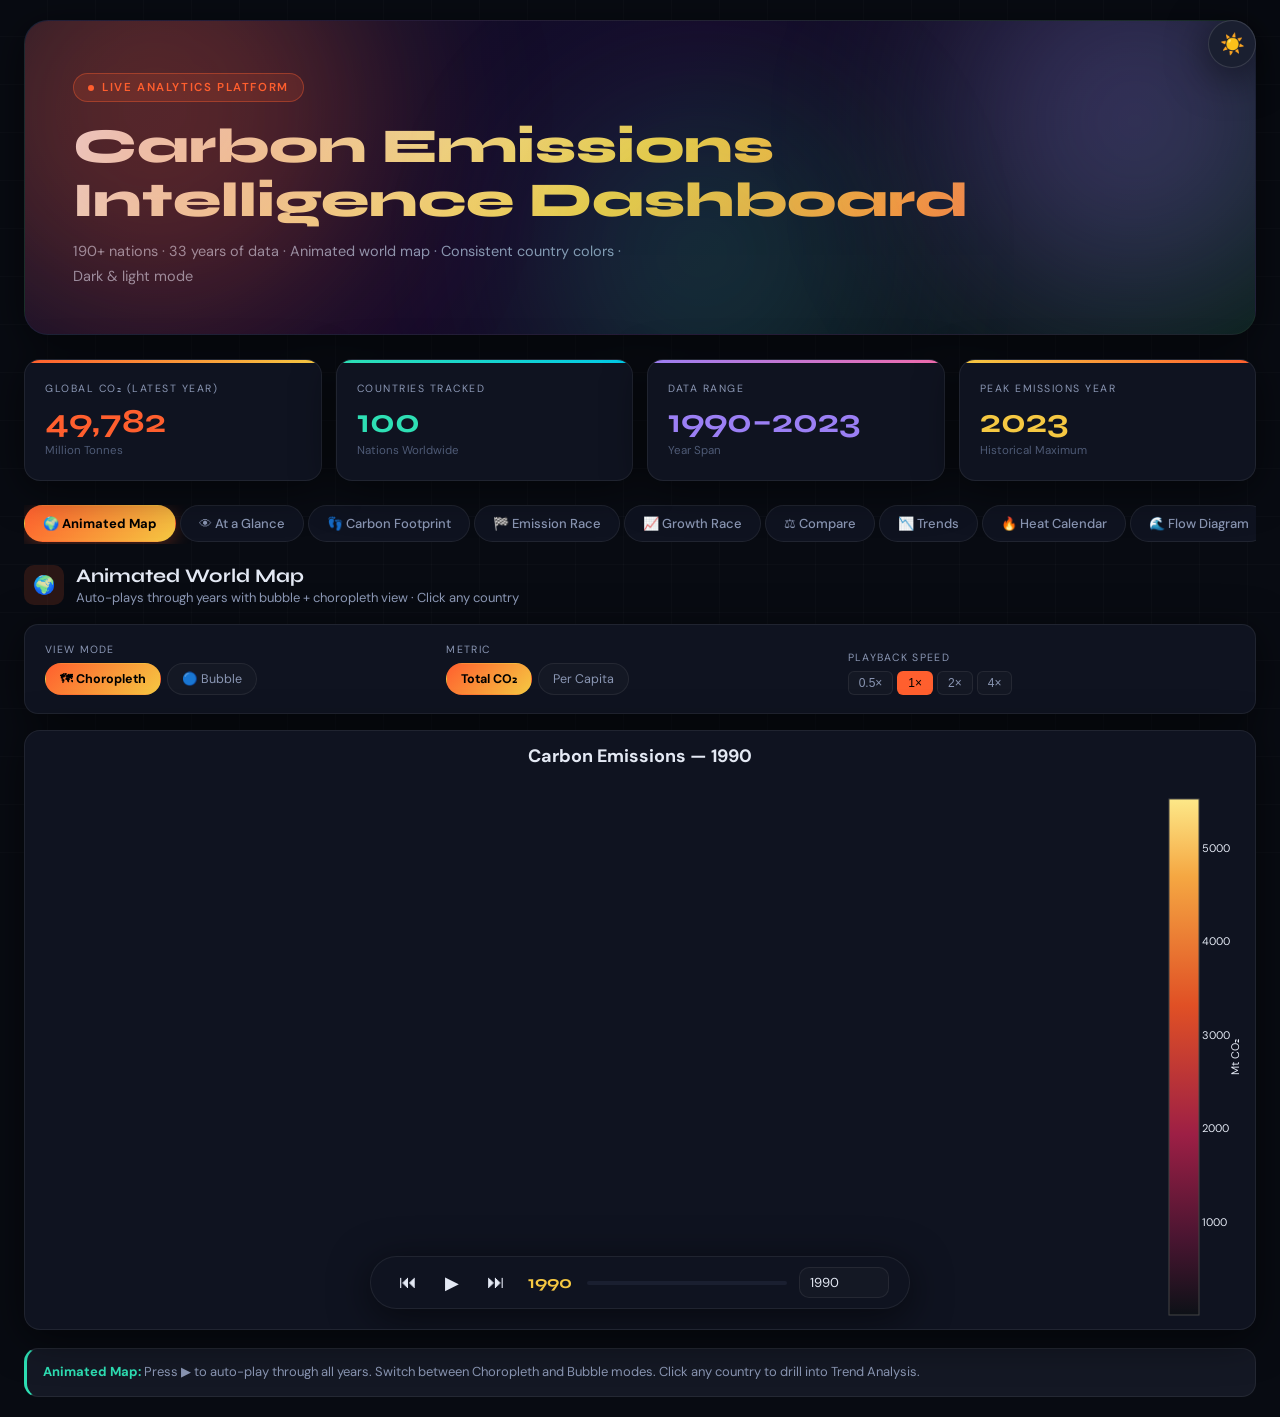
<file: index.html>
<!DOCTYPE html>
<html lang="en" data-theme="dark">
<head>
<meta charset="UTF-8">
<meta name="viewport" content="width=device-width, initial-scale=1.0">
<title>Carbon Emissions Intelligence Dashboard</title>
<script src="https://cdn.plot.ly/plotly-latest.min.js"></script>
<link href="https://fonts.googleapis.com/css2?family=Syne:wght@400;600;700;800&family=DM+Sans:ital,opsz,wght@0,9..40,300;0,9..40,400;0,9..40,500;1,9..40,400&display=swap" rel="stylesheet">
<link rel="stylesheet" href="assets/css/index-style.css">
</head>
<body>
<button class="theme-toggle" onclick="toggleTheme()" id="themeToggleBtn">☀️</button>

<div class="wrap">

<!-- SHARED RICH TOOLTIP (used by map, compare, trends, rankings, data) -->
<div id="richTooltip">
  <div class="tt-card">
    <div class="tt-header">
      <div>
        <div class="tt-country" id="ttCountry">—</div>
        <div class="tt-region" id="ttRegion">—</div>
      </div>
      <div class="tt-rank-badge">
        <div class="tt-rank-num" id="ttRankNum">—</div>
        <div class="tt-rank-lbl">RANK</div>
      </div>
    </div>
    <div class="tt-body">
      <div class="tt-row"><span class="tt-lbl">🏭 Total CO₂</span><span class="tt-val accent1" id="ttCO2">—</span></div>
      <div class="tt-row"><span class="tt-lbl">👤 Per Capita</span><span class="tt-val accent2" id="ttPC">—</span></div>
      <div class="tt-row"><span class="tt-lbl">📊 Global Share</span><span class="tt-val accent4" id="ttShare">—</span></div>
      <div class="tt-row"><span class="tt-lbl">🌍 Region</span><span class="tt-val" id="ttRegionVal" style="font-size:12px">—</span></div>
      <div class="tt-row"><span class="tt-lbl">📅 vs Prior Year</span><span class="tt-val" id="ttYoY">—</span></div>
    </div>
    <div class="tt-trend-row">
      <svg class="tt-sparkline" id="ttSparkline" viewBox="0 0 160 36" preserveAspectRatio="none"></svg>
      <div class="tt-trend-info">
        <div class="tt-trend-dir" id="ttTrendDir">—</div>
        <div class="tt-trend-pct" id="ttTrendPct">since 1990</div>
      </div>
    </div>
    <div class="tt-footer" id="ttFooter">Click to open trend analysis →</div>
  </div>
</div>

<!-- HERO -->
<header class="hero">
  <div class="hero-glow a"></div><div class="hero-glow b"></div><div class="hero-glow c"></div>
  <div class="badge"><span></span>Live Analytics Platform</div>
  <h1>Carbon Emissions<br>Intelligence Dashboard</h1>
  <p>190+ nations · 33 years of data · Animated world map · Consistent country colors · Dark &amp; light mode</p>
</header>

<!-- KPIs -->
<div class="kpi-row">
  <div class="kpi"><div class="kpi-label">Global CO₂ (Latest Year)</div><div class="kpi-value" id="kpi1">—</div><div class="kpi-unit">Million Tonnes</div></div>
  <div class="kpi"><div class="kpi-label">Countries Tracked</div><div class="kpi-value" id="kpi2">—</div><div class="kpi-unit">Nations Worldwide</div></div>
  <div class="kpi"><div class="kpi-label">Data Range</div><div class="kpi-value" id="kpi3">—</div><div class="kpi-unit">Year Span</div></div>
  <div class="kpi"><div class="kpi-label">Peak Emissions Year</div><div class="kpi-value" id="kpi4">—</div><div class="kpi-unit">Historical Maximum</div></div>
</div>

<!-- TABS -->
<nav class="tab-nav">
  <button class="tab-btn active" onclick="switchTab('worldmap')">🌍 Animated Map</button>
  <button class="tab-btn" onclick="switchTab('glance')">👁 At a Glance</button>
  <button class="tab-btn" onclick="switchTab('footprint')">👣 Carbon Footprint</button>
  <button class="tab-btn" onclick="switchTab('animation')">🏁 Emission Race</button>
  <button class="tab-btn" onclick="switchTab('growthrace')">📈 Growth Race</button>
  <button class="tab-btn" onclick="switchTab('compare')">⚖ Compare</button>
  <button class="tab-btn" onclick="switchTab('trends')">📉 Trends</button>
  <button class="tab-btn" onclick="switchTab('heatmap')">🔥 Heat Calendar</button>
  <button class="tab-btn" onclick="switchTab('sankey')">🌊 Flow Diagram</button>
  <button class="tab-btn" onclick="switchTab('rankings')">🏆 Rankings</button>
  <button class="tab-btn" onclick="switchTab('data')">📋 All Data</button>
</nav>

<!-- WORLD MAP -->
<div id="worldmap" class="tab-content active">
  <div class="sec-hd"><div class="sec-icon" style="background:rgba(255,95,46,.14)">🌍</div><div><h2>Animated World Map</h2><p>Auto-plays through years with bubble + choropleth view · Click any country</p></div></div>
  <div class="ctrl">
    <div class="ctrl-g"><label>View Mode</label><div class="metric-pills"><button class="mp-btn active" id="modeChoro" onclick="setMapMode('choropleth')">🗺 Choropleth</button><button class="mp-btn" id="modeBubble" onclick="setMapMode('bubble')">🔵 Bubble</button></div></div>
    <div class="ctrl-g"><label>Metric</label><div class="metric-pills"><button class="mp-btn active" id="metricCO2" onclick="setMapMetric('co2')">Total CO₂</button><button class="mp-btn" id="metricPC" onclick="setMapMetric('per_capita')">Per Capita</button></div></div>
    <div class="ctrl-g"><label>Playback Speed</label><div class="map-speed-btns" id="mapSpeedBtns"><button class="map-speed-btn" onclick="setMapSpeed(2000)">0.5×</button><button class="map-speed-btn active" onclick="setMapSpeed(1000)">1×</button><button class="map-speed-btn" onclick="setMapSpeed(500)">2×</button><button class="map-speed-btn" onclick="setMapSpeed(250)">4×</button></div></div>
  </div>
  <div class="map-wrap cc" style="padding:4px;">
    <div id="worldMapChart" style="height:590px;"></div>
    <div class="map-controls-bar">
      <button onclick="mapPrevYear()">⏮</button>
      <button onclick="toggleMapPlay()" id="mapPlayBtn">▶</button>
      <button onclick="mapNextYear()">⏭</button>
      <div class="map-year-num" id="mapYearNum">—</div>
      <div class="map-progress"><div class="map-progress-bar" id="mapProgressBar"></div></div>
      <select id="mapYearSelect" style="width:90px;padding:6px 10px;font-size:13px;" onchange="jumpMapYear(this.value)"></select>
    </div>
  </div>
  <div class="info"><strong>Animated Map:</strong> Press ▶ to auto-play through all years. Switch between Choropleth and Bubble modes. Click any country to drill into Trend Analysis.</div>
</div>

<!-- EMISSION RACE -->
<div id="animation" class="tab-content">
  <div class="sec-hd"><div class="sec-icon" style="background:rgba(245,200,66,.14)">🏁</div><div><h2>Animated Emissions Race</h2><p>All countries · Each country keeps its unique color throughout</p></div></div>
  <div class="ctrl">
    <div class="ctrl-g"><label>Show Top N</label><select id="raceTopN"><option value="15">Top 15</option><option value="25">Top 25</option><option value="50" selected>Top 50</option><option value="100">All Countries</option></select></div>
    <div class="ctrl-g"><label>Speed (ms/frame)</label><input type="range" id="raceSpeed" min="300" max="2000" value="900" step="100" style="width:100%;margin-top:6px" oninput="document.getElementById('raceSpeedVal').innerText=this.value+'ms'"><div style="font-size:11.5px;color:var(--text2);text-align:center;margin-top:4px;" id="raceSpeedVal">900ms</div></div>
    <div class="ctrl-g"><label>&nbsp;</label><button class="btn" onclick="toggleRace()" id="racePlayBtn">▶ Play Race</button></div>
    <div class="ctrl-g"><label>&nbsp;</label><button class="btn sec2" onclick="resetRace()">↺ Reset</button></div>
  </div>
  <div class="slider-row"><input type="range" id="raceSlider" min="0" max="0" step="1" oninput="jumpRaceFrame(+this.value)"><span class="yr-badge" id="raceYearDisp">—</span></div>
  <div class="cc"><div id="raceChart" style="height:700px;"></div></div>
  <div class="info"><strong>Bar Race:</strong> Colors are locked per country — the same country always has the same color. Hover bars for a rich country card.</div>
</div>

<!-- GROWTH RACE -->
<div id="growthrace" class="tab-content">
  <div class="sec-hd"><div class="sec-icon" style="background:rgba(46,223,180,.14)">📈</div><div><h2>Growth Rate Race</h2><p>Fastest growing emissions year-over-year · All countries</p></div></div>
  <div class="ctrl">
    <div class="ctrl-g"><label>Show Top N</label><select id="growthTopN"><option value="15">Top 15</option><option value="25">Top 25</option><option value="50" selected>Top 50</option><option value="100">All Countries</option></select></div>
    <div class="ctrl-g"><label>Speed (ms/frame)</label><input type="range" id="growthSpeed" min="300" max="2000" value="900" step="100" style="width:100%;margin-top:6px" oninput="document.getElementById('growthSpeedVal').innerText=this.value+'ms'"><div style="font-size:11.5px;color:var(--text2);text-align:center;margin-top:4px;" id="growthSpeedVal">900ms</div></div>
    <div class="ctrl-g"><label>&nbsp;</label><button class="btn" onclick="toggleGrowthRace()" id="growthPlayBtn">▶ Play Race</button></div>
    <div class="ctrl-g"><label>&nbsp;</label><button class="btn sec2" onclick="resetGrowthRace()">↺ Reset</button></div>
  </div>
  <div class="slider-row"><input type="range" id="growthSlider" min="0" max="0" step="1" oninput="jumpGrowthFrame(+this.value)"><span class="yr-badge" id="growthYearDisp">—</span></div>
  <div class="cc"><div id="growthRaceChart" style="height:700px;"></div></div>
  <div class="info"><strong>Growth Race:</strong> Country color remains consistent. Hover bars for a rich country popup.</div>
</div>

<!-- COMPARE -->
<div id="compare" class="tab-content">
  <div class="sec-hd"><div class="sec-icon" style="background:rgba(155,127,244,.14)">⚖</div><div><h2>Dual Country Comparison</h2><p>Side-by-side emissions journey · Hover for rich country cards</p></div></div>
  <div class="ctrl">
    <div class="ctrl-g"><label>Country A</label><select id="c1Sel"></select></div>
    <div class="ctrl-g"><label>Country B</label><select id="c2Sel"></select></div>
    <div class="ctrl-g"><label>&nbsp;</label><button class="btn" onclick="updateCompare()">Compare →</button></div>
  </div>
  <div class="cc"><div id="compareChart" style="height:460px;"></div></div>
  <div id="compareStats" class="cmp-panel" style="display:none;"></div>
</div>

<!-- TRENDS -->
<div id="trends" class="tab-content">
  <div class="sec-hd"><div class="sec-icon" style="background:rgba(240,107,172,.14)">📉</div><div><h2>Trend Analysis</h2><p>Actual + trend line + 3-year moving average · Hover for country stats</p></div></div>
  <div class="ctrl">
    <div class="ctrl-g"><label>Country</label><select id="trendSel"></select></div>
    <div class="ctrl-g"><label>&nbsp;</label><button class="btn" onclick="updateTrend()">Analyse →</button></div>
  </div>
  <div class="cc"><div id="trendChart" style="height:440px;"></div></div>
  <div id="trendStats" class="metric-row"></div>
</div>

<!-- HEAT CALENDAR -->
<div id="heatmap" class="tab-content">
  <div class="sec-hd"><div class="sec-icon" style="background:rgba(255,95,46,.14)">🔥</div><div><h2>Heat Calendar</h2><p>Year-over-year emissions intensity</p></div></div>
  <div class="ctrl">
    <div class="ctrl-g"><label>Country</label><select id="heatSel"></select></div>
    <div class="ctrl-g"><label>From</label><select id="heatFrom"></select></div>
    <div class="ctrl-g"><label>To</label><select id="heatTo"></select></div>
    <div class="ctrl-g"><label>&nbsp;</label><button class="btn" onclick="updateHeat()">Generate →</button></div>
  </div>
  <div class="cc"><div id="heatChart" style="height:520px;"></div></div>
</div>

<!-- SANKEY -->
<div id="sankey" class="tab-content">
  <div class="sec-hd"><div class="sec-icon" style="background:rgba(46,223,180,.14)">🌊</div><div><h2>Emissions Flow Diagram</h2><p>Global → Region → Top Emitters</p></div></div>
  <div class="ctrl">
    <div class="ctrl-g"><label>Year</label><select id="sankeyYrSel"></select></div>
    <div class="ctrl-g"><label>&nbsp;</label><button class="btn" onclick="updateSankey()">Generate Flow →</button></div>
  </div>
  <div class="slider-row"><input type="range" id="sankeySlider" min="0" max="0" step="1" oninput="jumpSankeyFrame(+this.value)"><span class="yr-badge" id="sankeyYearDisp">—</span></div>
  <div class="cc"><div id="sankeyChart" style="height:580px;"></div></div>
  <div class="info"><strong>Flow Diagram:</strong> Width of each path is proportional to CO₂ volume.</div>
</div>

<!-- RANKINGS -->
<div id="rankings" class="tab-content">
  <div class="sec-hd"><div class="sec-icon" style="background:rgba(245,200,66,.14)">🏆</div><div><h2>Country Rankings</h2><p>All countries · Ranked by total, per capita, or growth · Hover bars for country cards</p></div></div>
  <div class="ctrl">
    <div class="ctrl-g"><label>Metric</label><select id="rankMetric"><option value="co2">Total CO₂</option><option value="per_capita">Per Capita</option><option value="growth">Growth Rate %</option></select></div>
    <div class="ctrl-g"><label>Show Top</label><select id="topN"><option value="20">Top 20</option><option value="30">Top 30</option><option value="50">Top 50</option><option value="9999" selected>All Countries</option></select></div>
    <div class="ctrl-g"><label>&nbsp;</label><button class="btn" onclick="updateRankings()">Update →</button></div>
  </div>
  <div class="cc"><div id="rankChart" style="height:600px;overflow-y:auto;"></div></div>
  <div id="rankStats" class="metric-row"></div>
</div>

<!-- ALL DATA -->
<div id="data" class="tab-content">
  <div class="sec-hd"><div class="sec-icon" style="background:rgba(46,223,180,.14)">📋</div><div><h2>All Data</h2><p>Complete country-level dataset · Hover any row for animated country card</p></div></div>
  <div class="search-wrap"><span class="s-icon">🔍</span><input type="text" id="searchInput" placeholder="Search any country…" oninput="filterTable()"></div>
  <div class="tbl-wrap">
    <table id="dataTable">
      <thead><tr><th>#</th><th>Country</th><th>First Year</th><th>Last Year</th><th>CO₂ Change (Mt)</th><th>Change %</th><th>Per Capita Chg (t)</th><th>Trend</th></tr></thead>
      <tbody id="dataTbody"></tbody>
    </table>
  </div>
</div>

<!-- AT A GLANCE -->
<div id="glance" class="tab-content">
  <div class="sec-hd"><div class="sec-icon" style="background:rgba(46,223,180,.14)">👁</div><div><h2>All Countries At a Glance</h2><p>Every country · Latest year · Sort, filter, and drill down instantly</p></div></div>
  <div class="ctrl" style="flex-wrap:wrap;gap:12px;">
    <div class="ctrl-g" style="min-width:130px;"><label>Sort by</label><select id="glanceSortBy" onchange="renderGlance()"><option value="co2_desc">CO₂ ↓ Highest</option><option value="co2_asc">CO₂ ↑ Lowest</option><option value="pc_desc">Per Capita ↓</option><option value="pc_asc">Per Capita ↑</option><option value="change_desc">Change % ↓</option><option value="change_asc">Change % ↑</option><option value="alpha">Alphabetical</option></select></div>
    <div class="ctrl-g" style="min-width:130px;"><label>Filter Region</label><select id="glanceRegion" onchange="renderGlance()"><option value="all">All Regions</option><option value="Asia">Asia</option><option value="Europe">Europe</option><option value="North America">North America</option><option value="South America">South America</option><option value="Africa">Africa</option><option value="Oceania">Oceania</option><option value="Other">Other</option></select></div>
    <div class="ctrl-g" style="min-width:130px;"><label>Show Metric</label><select id="glanceMetric" onchange="renderGlance()"><option value="co2">Total CO₂ (Mt)</option><option value="pc">Per Capita (t)</option><option value="change">Change % (1990→2023)</option></select></div>
    <div class="ctrl-g" style="min-width:160px;"><label>Search</label><input type="text" id="glanceSearch" placeholder="Filter countries…" oninput="renderGlance()"></div>
  </div>
  <div id="glanceSummary" style="display:grid;grid-template-columns:repeat(auto-fit,minmax(160px,1fr));gap:10px;margin-bottom:16px;"></div>
  <div id="glanceGrid" style="display:grid;grid-template-columns:repeat(auto-fill,minmax(220px,1fr));gap:12px;"></div>
</div>

<!-- CARBON FOOTPRINT -->
<div id="footprint" class="tab-content">
  <div class="sec-hd"><div class="sec-icon" style="background:rgba(255,95,46,.14)">👣</div><div><h2>Carbon Footprint — Updated 2023</h2><p>The famous infographic rebuilt · 2007 vs 2023 · Animated transitions · All countries</p></div></div>
  <div style="background:var(--surface);border:1px solid var(--border);border-radius:16px;padding:20px 24px;margin-bottom:20px;box-shadow:var(--shadow);">
    <div style="display:flex;align-items:center;gap:12px;margin-bottom:14px;"><span style="font-size:24px;">🏆</span><div><div style="font-family:'Syne',sans-serif;font-size:1.05rem;font-weight:700;color:var(--text);">Hackathon Challenge: Updated Carbon Footprint Infographic</div><div style="font-size:12.5px;color:var(--text2);margin-top:2px;">Original was based on 2007 data · This updates it with 2023 data and adds interactivity</div></div></div>
    <div style="display:grid;grid-template-columns:repeat(auto-fit,minmax(200px,1fr));gap:10px;">
      <div style="background:var(--surface2);border-radius:10px;padding:12px;border-left:3px solid var(--a3);"><div style="font-size:10.5px;text-transform:uppercase;letter-spacing:1px;color:var(--text2);margin-bottom:4px;">✅ Updated to 2023</div><div style="font-size:13px;color:var(--text);">Rankings, totals & per-capita all reflect the latest available data</div></div>
      <div style="background:var(--surface2);border-radius:10px;padding:12px;border-left:3px solid var(--a1);"><div style="font-size:10.5px;text-transform:uppercase;letter-spacing:1px;color:var(--text2);margin-bottom:4px;">✅ 2007 vs 2023 Shift</div><div style="font-size:13px;color:var(--text);">See which countries rose, fell, or held their ranking over 16 years</div></div>
      <div style="background:var(--surface2);border-radius:10px;padding:12px;border-left:3px solid var(--a4);"><div style="font-size:10.5px;text-transform:uppercase;letter-spacing:1px;color:var(--text2);margin-bottom:4px;">✅ Interactive & Animated</div><div style="font-size:13px;color:var(--text);">Animate 1990→2023, hover for details, click to drill down</div></div>
      <div style="background:var(--surface2);border-radius:10px;padding:12px;border-left:3px solid var(--a2);"><div style="font-size:10.5px;text-transform:uppercase;letter-spacing:1px;color:var(--text2);margin-bottom:4px;">✅ Improvers vs Worseners</div><div style="font-size:13px;color:var(--text);">Countries highlighted by whether they've improved or worsened since 2007</div></div>
    </div>
  </div>
  <div style="display:grid;grid-template-columns:1fr 1fr;gap:20px;margin-bottom:20px;" class="fp-top-grid">
    <div class="cc" style="padding:24px;display:flex;flex-direction:column;align-items:center;">
      <div style="font-family:'Syne',sans-serif;font-size:1rem;font-weight:700;color:var(--text);margin-bottom:16px;text-align:center;">🌍 Global Carbon Footprint<div style="font-size:12px;font-weight:400;color:var(--text2);margin-top:3px;">Size of foot = total CO₂ · Darker = higher per capita</div></div>
      <svg id="footSvg" viewBox="0 0 340 500" style="width:100%;max-width:320px;" xmlns="http://www.w3.org/2000/svg"></svg>
      <div style="font-size:11px;color:var(--text3);text-align:center;margin-top:12px;">Each toe = a major emitting region · Hover toes for details</div>
    </div>
    <div class="cc" style="padding:4px;">
      <div style="padding:16px 18px 8px;font-family:'Syne',sans-serif;font-size:1rem;font-weight:700;color:var(--text);">📊 Rank Shift: 2007 → 2023</div>
      <div style="padding:0 18px 14px;font-size:12.5px;color:var(--text2);">How country rankings changed over 16 years</div>
      <div id="rankShiftChart" style="height:420px;"></div>
    </div>
  </div>
  <!-- Animated footprint timeline — FIXED -->
  <div class="cc" style="padding:20px;">
    <div style="display:flex;align-items:center;justify-content:space-between;flex-wrap:wrap;gap:12px;margin-bottom:16px;">
      <div>
        <div style="font-family:'Syne',sans-serif;font-size:1rem;font-weight:700;color:var(--text);">🕰 Footprint Timeline: Top 20 Emitters</div>
        <div style="font-size:12.5px;color:var(--text2);margin-top:2px;">Treemap showing relative CO₂ weight · Animated 1990 → 2023</div>
      </div>
      <div style="display:flex;align-items:center;gap:10px;">
        <button class="btn" style="width:auto;padding:8px 18px;" onclick="toggleFpAnim()" id="fpPlayBtn">▶ Animate</button>
        <button class="btn sec2" style="width:auto;padding:8px 14px;" onclick="resetFpAnim()">↺</button>
        <span style="font-family:'Syne',sans-serif;font-weight:700;color:var(--a2);font-size:1.1rem;" id="fpYearDisp">1990</span>
      </div>
    </div>
    <div class="slider-row" style="margin-bottom:14px;">
      <input type="range" id="fpSlider" min="0" max="33" step="1" oninput="jumpFpFrame(+this.value)">
      <span class="yr-badge" id="fpSliderYr">1990</span>
    </div>
    <div id="fpTreemap" style="height:460px;"></div>
  </div>
  <div style="display:grid;grid-template-columns:1fr 1fr;gap:20px;margin-top:20px;" class="fp-bottom-grid">
    <div class="cc" style="padding:20px;">
      <div style="font-family:'Syne',sans-serif;font-size:1rem;font-weight:700;color:var(--a3);margin-bottom:4px;">✅ Biggest Improvers since 2007</div>
      <div style="font-size:12px;color:var(--text2);margin-bottom:14px;">Countries that reduced CO₂ the most (%) since 2007</div>
      <div id="improversList"></div>
    </div>
    <div class="cc" style="padding:20px;">
      <div style="font-family:'Syne',sans-serif;font-size:1rem;font-weight:700;color:var(--a1);margin-bottom:4px;">⚠ Biggest Worseners since 2007</div>
      <div style="font-size:12px;color:var(--text2);margin-bottom:14px;">Countries whose CO₂ grew the most (%) since 2007</div>
      <div id="worsenersList"></div>
    </div>
  </div>
</div>

</div>

<script src="assets/js/index-script.js"></script>
  
</body>
</html>
</file>
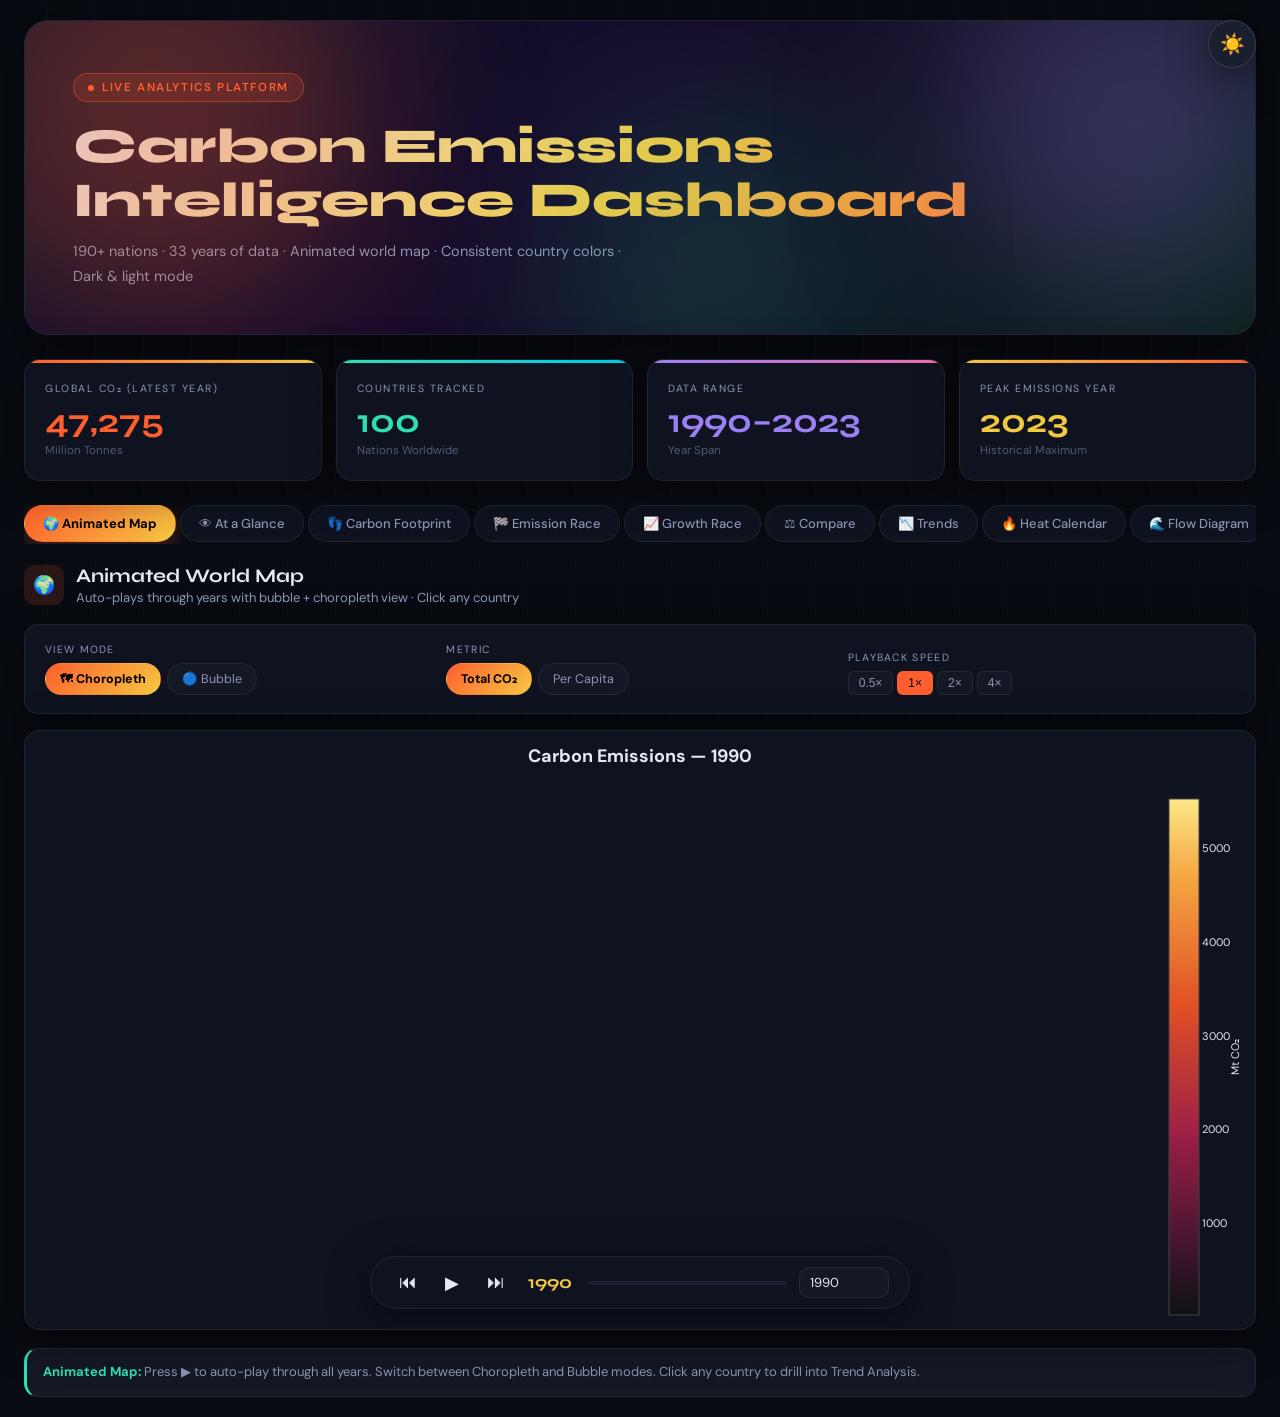
<file: updated_dashboard_31-3-2026.html>
<!DOCTYPE html>
<html lang="en" data-theme="dark">
<head>
<meta charset="UTF-8">
<meta name="viewport" content="width=device-width, initial-scale=1.0">
<title>Carbon Emissions Intelligence Dashboard</title>
<script src="https://cdn.plot.ly/plotly-latest.min.js"></script>
<link href="https://fonts.googleapis.com/css2?family=Syne:wght@400;600;700;800&family=DM+Sans:ital,opsz,wght@0,9..40,300;0,9..40,400;0,9..40,500;1,9..40,400&display=swap" rel="stylesheet">
<style>
:root[data-theme="dark"] {
  --bg:#080b12;--surface:#0f1320;--surface2:#141824;--surface3:#1a1f30;
  --border:rgba(255,255,255,0.07);--border2:rgba(255,255,255,0.13);
  --text:#e4e9f4;--text2:#8a96b3;--text3:#4e5a75;
  --a1:#ff5f2e;--a2:#f5c842;--a3:#2edfb4;--a4:#9b7ff4;--a5:#f06bac;
  --g1:rgba(255,95,46,0.3);--g2:rgba(245,200,66,0.28);--g3:rgba(46,223,180,0.28);--g4:rgba(155,127,244,0.28);
  --map-land:#1e2740;--map-ocean:#0a0e1a;--plotbg:rgba(0,0,0,0);
  --gridc:rgba(255,255,255,0.055);--zeroline:rgba(255,255,255,0.09);
  --shadow:0 8px 40px rgba(0,0,0,0.55);
  --hero-bg:linear-gradient(135deg,#0c1228 0%,#160a2a 45%,#081f18 100%);
  --toggle-bg:#1a1f30;
}
:root[data-theme="light"] {
  --bg:#f0f2f8;--surface:#ffffff;--surface2:#f4f6fc;--surface3:#eaedf7;
  --border:rgba(0,0,0,0.08);--border2:rgba(0,0,0,0.15);
  --text:#1a2040;--text2:#5a6480;--text3:#9aa0b8;
  --a1:#e84d1c;--a2:#d4a800;--a3:#0eaa88;--a4:#7b5ce0;--a5:#d04890;
  --g1:rgba(232,77,28,0.12);--g2:rgba(212,168,0,0.12);--g3:rgba(14,170,136,0.12);--g4:rgba(123,92,224,0.12);
  --map-land:#dde3f5;--map-ocean:#c8d4ef;--plotbg:rgba(255,255,255,0);
  --gridc:rgba(0,0,0,0.06);--zeroline:rgba(0,0,0,0.1);
  --shadow:0 4px 24px rgba(0,0,0,0.10);
  --hero-bg:linear-gradient(135deg,#e8ecfc 0%,#f0e8fc 45%,#e0f4ee 100%);
  --toggle-bg:#e0e4f5;
}
*{margin:0;padding:0;box-sizing:border-box;}
html{scroll-behavior:smooth;}
body{font-family:'DM Sans',sans-serif;background:var(--bg);color:var(--text);min-height:100vh;overflow-x:hidden;transition:background .4s,color .4s;}
body::before{content:'';position:fixed;inset:0;z-index:0;pointer-events:none;background-image:repeating-linear-gradient(0deg,transparent,transparent 47px,var(--border) 48px),repeating-linear-gradient(90deg,transparent,transparent 47px,var(--border) 48px);opacity:.6;}
.wrap{position:relative;z-index:1;max-width:1680px;margin:0 auto;padding:20px 24px;}
.theme-toggle{position:fixed;top:20px;right:24px;z-index:1000;width:48px;height:48px;border-radius:50%;background:var(--toggle-bg);border:1px solid var(--border2);cursor:pointer;font-size:20px;display:flex;align-items:center;justify-content:center;box-shadow:var(--shadow);transition:all .3s;}
.theme-toggle:hover{transform:scale(1.1) rotate(20deg);}
.hero{position:relative;overflow:hidden;border-radius:24px;padding:52px 48px 44px;margin-bottom:24px;background:var(--hero-bg);border:1px solid var(--border);box-shadow:var(--shadow);}
.hero-glow{position:absolute;border-radius:50%;filter:blur(90px);pointer-events:none;}
.hero-glow.a{width:420px;height:420px;top:-120px;left:-80px;background:var(--g1);}
.hero-glow.b{width:360px;height:360px;top:-80px;right:-60px;background:var(--g4);}
.hero-glow.c{width:320px;height:320px;bottom:-80px;left:42%;background:var(--g3);opacity:.55;}
.badge{display:inline-flex;align-items:center;gap:8px;background:rgba(255,95,46,0.14);border:1px solid rgba(255,95,46,0.38);color:var(--a1);padding:6px 14px;border-radius:999px;font-size:11.5px;font-weight:600;letter-spacing:1.6px;text-transform:uppercase;margin-bottom:18px;}
.badge span{width:6px;height:6px;background:var(--a1);border-radius:50%;animation:pulse 1.7s ease-in-out infinite;}
@keyframes pulse{0%,100%{opacity:1;transform:scale(1)}50%{opacity:.35;transform:scale(1.5)}}
.hero h1{font-family:'Syne',sans-serif;font-weight:800;font-size:clamp(1.9rem,3.8vw,3.2rem);line-height:1.1;background:linear-gradient(135deg,var(--text) 0%,var(--a2) 50%,var(--a1) 100%);-webkit-background-clip:text;-webkit-text-fill-color:transparent;background-clip:text;margin-bottom:12px;}
.hero p{color:var(--text2);font-size:14.5px;max-width:560px;line-height:1.75;}
.kpi-row{display:grid;grid-template-columns:repeat(auto-fit,minmax(210px,1fr));gap:14px;margin-bottom:24px;}
.kpi{position:relative;overflow:hidden;background:var(--surface);border:1px solid var(--border);border-radius:16px;padding:22px 20px;transition:transform .25s,box-shadow .25s;box-shadow:var(--shadow);}
.kpi:hover{transform:translateY(-4px);}
.kpi::before{content:'';position:absolute;top:0;left:0;right:0;height:3px;border-radius:16px 16px 0 0;}
.kpi:nth-child(1)::before{background:linear-gradient(90deg,var(--a1),var(--a2));}
.kpi:nth-child(2)::before{background:linear-gradient(90deg,var(--a3),#00c9e8);}
.kpi:nth-child(3)::before{background:linear-gradient(90deg,var(--a4),var(--a5));}
.kpi:nth-child(4)::before{background:linear-gradient(90deg,var(--a2),var(--a1));}
.kpi:hover:nth-child(1){box-shadow:0 8px 32px var(--g1);}
.kpi:hover:nth-child(2){box-shadow:0 8px 32px var(--g3);}
.kpi:hover:nth-child(3){box-shadow:0 8px 32px var(--g4);}
.kpi:hover:nth-child(4){box-shadow:0 8px 32px var(--g2);}
.kpi-label{font-size:10.5px;letter-spacing:1.5px;text-transform:uppercase;color:var(--text2);margin-bottom:10px;}
.kpi-value{font-family:'Syne',sans-serif;font-size:2.1rem;font-weight:700;line-height:1;}
.kpi:nth-child(1) .kpi-value{color:var(--a1);}
.kpi:nth-child(2) .kpi-value{color:var(--a3);}
.kpi:nth-child(3) .kpi-value{color:var(--a4);}
.kpi:nth-child(4) .kpi-value{color:var(--a2);}
.kpi-unit{font-size:11.5px;color:var(--text3);margin-top:5px;}
.tab-nav{display:flex;gap:4px;overflow-x:auto;padding-bottom:2px;margin-bottom:20px;scrollbar-width:none;}
.tab-nav::-webkit-scrollbar{display:none;}
.tab-btn{flex-shrink:0;padding:9px 18px;background:var(--surface);border:1px solid var(--border);border-radius:999px;color:var(--text2);font-family:'DM Sans',sans-serif;font-size:13px;font-weight:500;cursor:pointer;white-space:nowrap;transition:all .2s;}
.tab-btn:hover{border-color:var(--border2);color:var(--text);}
.tab-btn.active{background:linear-gradient(135deg,var(--a1),var(--a2));border-color:transparent;color:#000;font-weight:700;box-shadow:0 4px 18px var(--g1);}
.tab-content{display:none;animation:tabIn .32s ease;}
.tab-content.active{display:block;}
@keyframes tabIn{from{opacity:0;transform:translateY(12px)}to{opacity:1;transform:translateY(0)}}
.sec-hd{display:flex;align-items:center;gap:12px;margin-bottom:18px;}
.sec-icon{width:40px;height:40px;border-radius:10px;display:flex;align-items:center;justify-content:center;font-size:18px;}
.sec-hd h2{font-family:'Syne',sans-serif;font-size:1.2rem;font-weight:700;color:var(--text);}
.sec-hd p{font-size:13px;color:var(--text2);margin-top:2px;}
.ctrl{background:var(--surface);border:1px solid var(--border);border-radius:14px;padding:18px 20px;display:flex;flex-wrap:wrap;gap:14px;align-items:flex-end;margin-bottom:16px;box-shadow:var(--shadow);}
.ctrl-g{flex:1;min-width:150px;}
.ctrl-g label{display:block;font-size:10.5px;letter-spacing:1.3px;text-transform:uppercase;color:var(--text2);margin-bottom:7px;}
select,input[type="text"]{width:100%;padding:10px 13px;background:var(--surface2);border:1px solid var(--border);border-radius:10px;color:var(--text);font-family:'DM Sans',sans-serif;font-size:13.5px;transition:border-color .2s,box-shadow .2s;appearance:none;}
select:focus,input[type="text"]:focus{outline:none;border-color:var(--a1);box-shadow:0 0 0 3px var(--g1);}
.btn{width:100%;padding:10px 18px;background:linear-gradient(135deg,var(--a1),var(--a2));border:none;border-radius:10px;color:#000;font-family:'DM Sans',sans-serif;font-size:13.5px;font-weight:700;cursor:pointer;transition:transform .2s,box-shadow .2s;}
.btn:hover{transform:translateY(-2px);box-shadow:0 6px 20px var(--g1);}
.btn.sec2{background:var(--surface2);color:var(--text);border:1px solid var(--border);}
.btn.sec2:hover{border-color:var(--border2);box-shadow:none;transform:translateY(-1px);}
.slider-row{display:flex;align-items:center;gap:14px;margin-bottom:16px;}
.slider-row input[type="range"]{flex:1;-webkit-appearance:none;appearance:none;height:5px;border-radius:999px;background:linear-gradient(90deg,var(--a1),var(--a2));outline:none;border:none;cursor:pointer;}
.slider-row input[type="range"]::-webkit-slider-thumb{-webkit-appearance:none;width:18px;height:18px;border-radius:50%;background:var(--a2);box-shadow:0 0 8px var(--g2);cursor:pointer;}
.yr-badge{font-family:'Syne',sans-serif;font-size:1.25rem;font-weight:700;color:var(--a2);min-width:68px;text-align:right;}
.cc{background:var(--surface);border:1px solid var(--border);border-radius:16px;overflow:hidden;margin-bottom:18px;box-shadow:var(--shadow);}
.map-controls-bar{position:absolute;bottom:20px;left:50%;transform:translateX(-50%);display:flex;align-items:center;gap:12px;z-index:10;background:var(--surface);border:1px solid var(--border);border-radius:999px;padding:10px 20px;box-shadow:var(--shadow);}
.map-controls-bar button{background:none;border:none;color:var(--text);cursor:pointer;font-size:18px;padding:4px 8px;border-radius:8px;transition:background .2s;}
.map-controls-bar button:hover{background:var(--surface3);}
.map-year-num{font-family:'Syne',sans-serif;font-weight:700;font-size:1.1rem;color:var(--a2);min-width:50px;text-align:center;}
.map-speed-btns{display:flex;gap:4px;}
.map-speed-btn{padding:4px 10px;border-radius:6px;border:1px solid var(--border);background:var(--surface2);color:var(--text2);font-size:12px;cursor:pointer;transition:all .2s;}
.map-speed-btn.active{background:var(--a1);color:#000;border-color:transparent;}
.map-progress{width:200px;height:4px;background:var(--surface3);border-radius:999px;overflow:hidden;}
.map-progress-bar{height:100%;background:linear-gradient(90deg,var(--a1),var(--a2));border-radius:999px;transition:width .3s;}
.info{background:var(--surface2);border:1px solid var(--border);border-left:3px solid var(--a3);border-radius:14px;padding:13px 16px;font-size:13px;color:var(--text2);line-height:1.6;margin-top:14px;}
.info strong{color:var(--a3);}
.metric-row{display:grid;grid-template-columns:repeat(auto-fit,minmax(190px,1fr));gap:12px;margin-top:16px;}
.mc{background:var(--surface);border:1px solid var(--border);border-radius:14px;padding:18px;text-align:center;transition:transform .22s;box-shadow:var(--shadow);}
.mc:hover{transform:translateY(-3px);}
.mc .ml{font-size:10.5px;text-transform:uppercase;letter-spacing:1.3px;color:var(--text2);margin-bottom:9px;}
.mc .mv{font-family:'Syne',sans-serif;font-size:1.75rem;font-weight:700;}
.mc.c1 .mv{color:var(--a1);}
.mc.c2 .mv{color:var(--a3);}
.mc.c3 .mv{color:var(--a4);}
.mc.c4 .mv{color:var(--a2);}
.up{color:var(--a1)!important;}
.dn{color:var(--a3)!important;}
.cmp-panel{background:var(--surface);border:1px solid var(--border);border-radius:16px;padding:22px;margin-top:16px;box-shadow:var(--shadow);}
.cmp-panel h3{font-family:'Syne',sans-serif;font-size:1rem;font-weight:700;text-align:center;margin-bottom:18px;color:var(--text);}
.cmp-grid{display:grid;grid-template-columns:repeat(auto-fit,minmax(175px,1fr));gap:10px;}
.cmp-m{background:var(--surface2);border:1px solid var(--border);border-radius:12px;padding:14px;text-align:center;}
.cmp-m .cv{font-family:'Syne',sans-serif;font-size:1.35rem;font-weight:700;color:var(--a1);}
.cmp-m .cl{font-size:11px;color:var(--text3);margin-top:4px;}
.search-wrap{position:relative;margin-bottom:14px;}
.search-wrap input{padding:12px 16px 12px 42px;}
.s-icon{position:absolute;left:14px;top:50%;transform:translateY(-50%);color:var(--text2);font-size:15px;pointer-events:none;}
.tbl-wrap{background:var(--surface);border:1px solid var(--border);border-radius:16px;overflow:hidden;max-height:540px;overflow-y:auto;box-shadow:var(--shadow);}
.tbl-wrap::-webkit-scrollbar{width:5px;}
.tbl-wrap::-webkit-scrollbar-track{background:var(--surface2);}
.tbl-wrap::-webkit-scrollbar-thumb{background:rgba(255,255,255,0.1);border-radius:3px;}
table{width:100%;border-collapse:collapse;}
thead th{background:var(--surface2);padding:12px 15px;font-size:10.5px;text-transform:uppercase;letter-spacing:1.3px;color:var(--text2);text-align:left;font-weight:600;position:sticky;top:0;z-index:5;border-bottom:1px solid var(--border);}
tbody td{padding:11px 15px;border-bottom:1px solid var(--border);font-size:13.5px;color:var(--text);}
tbody tr{transition:background .15s;cursor:pointer;}
tbody tr:hover{background:rgba(255,95,46,0.06);}
tbody tr:last-child td{border-bottom:none;}
.rank-pill{display:inline-flex;align-items:center;justify-content:center;width:26px;height:26px;border-radius:50%;background:linear-gradient(135deg,var(--a1),var(--a2));color:#000;font-weight:700;font-size:10.5px;}
.bu{color:var(--a1);font-weight:600;}
.bd{color:var(--a3);font-weight:600;}
.map-wrap{position:relative;border-radius:16px;overflow:hidden;}
.metric-pills{display:flex;gap:6px;flex-wrap:wrap;}
.mp-btn{padding:7px 14px;border-radius:999px;border:1px solid var(--border);background:var(--surface2);color:var(--text2);font-size:12.5px;cursor:pointer;transition:all .2s;font-family:'DM Sans',sans-serif;}
.mp-btn.active{background:linear-gradient(135deg,var(--a1),var(--a2));color:#000;font-weight:700;border-color:transparent;}
.mp-btn:hover:not(.active){border-color:var(--border2);color:var(--text);}

/* ── SHARED RICH TOOLTIP ── */
#richTooltip {
  position:fixed;pointer-events:none;z-index:9999;opacity:0;
  transform:translateY(6px) scale(0.97);
  transition:opacity .18s ease,transform .18s ease;
  min-width:270px;max-width:310px;
}
#richTooltip.visible{opacity:1;transform:translateY(0) scale(1);}
.tt-card{background:var(--surface);border:1px solid var(--border2);border-radius:16px;overflow:hidden;box-shadow:0 20px 60px rgba(0,0,0,0.55),0 4px 16px rgba(0,0,0,0.3);}
.tt-header{padding:14px 16px 10px;display:flex;align-items:flex-start;justify-content:space-between;gap:10px;border-bottom:1px solid var(--border);}
.tt-country{font-family:'Syne',sans-serif;font-size:1.05rem;font-weight:700;color:var(--text);line-height:1.2;}
.tt-region{font-size:10.5px;color:var(--text2);margin-top:3px;letter-spacing:.4px;}
.tt-rank-badge{flex-shrink:0;display:flex;flex-direction:column;align-items:center;justify-content:center;width:44px;height:44px;border-radius:10px;background:linear-gradient(135deg,var(--a1),var(--a2));color:#000;font-family:'Syne',sans-serif;}
.tt-rank-num{font-size:1.1rem;font-weight:800;line-height:1;}
.tt-rank-lbl{font-size:8.5px;font-weight:600;letter-spacing:.5px;opacity:.75;}
.tt-body{padding:12px 16px;}
.tt-row{display:flex;align-items:center;justify-content:space-between;padding:5px 0;border-bottom:1px solid var(--border);}
.tt-row:last-child{border-bottom:none;}
.tt-lbl{font-size:11px;color:var(--text2);letter-spacing:.3px;}
.tt-val{font-family:'Syne',sans-serif;font-size:13.5px;font-weight:700;color:var(--text);}
.tt-val.accent1{color:var(--a1);}
.tt-val.accent2{color:var(--a2);}
.tt-val.accent3{color:var(--a3);}
.tt-val.accent4{color:var(--a4);}
.tt-trend-row{display:flex;align-items:center;gap:8px;padding:10px 16px 12px;background:var(--surface2);}
.tt-sparkline{flex:1;height:36px;}
.tt-trend-info{text-align:right;}
.tt-trend-dir{font-family:'Syne',sans-serif;font-size:1rem;font-weight:700;}
.tt-trend-pct{font-size:11px;color:var(--text2);margin-top:2px;}
.tt-footer{padding:8px 16px;background:var(--surface3);font-size:10.5px;color:var(--text3);text-align:center;letter-spacing:.3px;}
.tt-color-dot{display:inline-block;width:10px;height:10px;border-radius:50%;vertical-align:middle;margin-right:5px;flex-shrink:0;}
/* ── AT A GLANCE CARDS ── */
.glance-card{background:var(--surface);border:1px solid var(--border);border-radius:14px;padding:14px 16px;cursor:pointer;transition:transform .2s,box-shadow .2s,border-color .2s;position:relative;overflow:hidden;}
.glance-card:hover{transform:translateY(-3px);box-shadow:0 8px 28px rgba(0,0,0,0.35);border-color:var(--border2);}
.glance-card .gc-country{font-family:'Syne',sans-serif;font-size:.95rem;font-weight:700;color:var(--text);margin-bottom:4px;display:flex;align-items:center;gap:7px;}
.glance-card .gc-region{font-size:10.5px;color:var(--text3);letter-spacing:.4px;text-transform:uppercase;margin-bottom:10px;}
.glance-card .gc-bar-wrap{height:5px;background:var(--surface3);border-radius:999px;margin-bottom:8px;overflow:hidden;}
.glance-card .gc-bar{height:100%;border-radius:999px;}
.glance-card .gc-vals{display:flex;justify-content:space-between;align-items:flex-end;}
.glance-card .gc-main{font-family:'Syne',sans-serif;font-size:1.3rem;font-weight:700;line-height:1;}
.glance-card .gc-sub{font-size:10.5px;color:var(--text2);margin-top:3px;}
.glance-card .gc-chg{font-family:'Syne',sans-serif;font-size:.85rem;font-weight:700;}
.glance-card .gc-rank{position:absolute;top:12px;right:12px;font-size:10px;color:var(--text3);font-weight:600;background:var(--surface2);border-radius:6px;padding:2px 7px;}
.glance-sparkline{width:100%;height:28px;margin-top:8px;}
.glance-summary-chip{background:var(--surface);border:1px solid var(--border);border-radius:12px;padding:12px 14px;text-align:center;box-shadow:var(--shadow);}
.glance-summary-chip .gsc-val{font-family:'Syne',sans-serif;font-size:1.4rem;font-weight:700;}
.glance-summary-chip .gsc-lbl{font-size:10.5px;color:var(--text2);text-transform:uppercase;letter-spacing:1px;margin-top:3px;}
@media(max-width:900px){.fp-top-grid,.fp-bottom-grid{grid-template-columns:1fr!important;}}
.improve-row,.worsen-row{display:flex;align-items:center;gap:10px;padding:8px 0;border-bottom:1px solid var(--border);}
.improve-row:last-child,.worsen-row:last-child{border-bottom:none;}
.ir-rank{font-family:'Syne',sans-serif;font-size:1rem;font-weight:700;min-width:28px;text-align:center;}
.ir-name{flex:1;font-size:13.5px;color:var(--text);font-weight:500;}
.ir-pct{font-family:'Syne',sans-serif;font-size:.95rem;font-weight:700;}
.ir-bar-wrap{width:80px;height:5px;background:var(--surface3);border-radius:999px;overflow:hidden;}
.ir-bar{height:100%;border-radius:999px;}
@media(max-width:768px){.wrap{padding:12px;}.hero{padding:30px 20px;}.kpi-row{grid-template-columns:repeat(2,1fr);}.map-controls-bar{width:90%;font-size:13px;}}
</style>
</head>
<body>
<button class="theme-toggle" onclick="toggleTheme()" id="themeToggleBtn">☀️</button>

<div class="wrap">

<!-- SHARED RICH TOOLTIP (used by map, compare, trends, rankings, data) -->
<div id="richTooltip">
  <div class="tt-card">
    <div class="tt-header">
      <div>
        <div class="tt-country" id="ttCountry">—</div>
        <div class="tt-region" id="ttRegion">—</div>
      </div>
      <div class="tt-rank-badge">
        <div class="tt-rank-num" id="ttRankNum">—</div>
        <div class="tt-rank-lbl">RANK</div>
      </div>
    </div>
    <div class="tt-body">
      <div class="tt-row"><span class="tt-lbl">🏭 Total CO₂</span><span class="tt-val accent1" id="ttCO2">—</span></div>
      <div class="tt-row"><span class="tt-lbl">👤 Per Capita</span><span class="tt-val accent2" id="ttPC">—</span></div>
      <div class="tt-row"><span class="tt-lbl">📊 Global Share</span><span class="tt-val accent4" id="ttShare">—</span></div>
      <div class="tt-row"><span class="tt-lbl">🌍 Region</span><span class="tt-val" id="ttRegionVal" style="font-size:12px">—</span></div>
      <div class="tt-row"><span class="tt-lbl">📅 vs Prior Year</span><span class="tt-val" id="ttYoY">—</span></div>
    </div>
    <div class="tt-trend-row">
      <svg class="tt-sparkline" id="ttSparkline" viewBox="0 0 160 36" preserveAspectRatio="none"></svg>
      <div class="tt-trend-info">
        <div class="tt-trend-dir" id="ttTrendDir">—</div>
        <div class="tt-trend-pct" id="ttTrendPct">since 1990</div>
      </div>
    </div>
    <div class="tt-footer" id="ttFooter">Click to open trend analysis →</div>
  </div>
</div>

<!-- HERO -->
<header class="hero">
  <div class="hero-glow a"></div><div class="hero-glow b"></div><div class="hero-glow c"></div>
  <div class="badge"><span></span>Live Analytics Platform</div>
  <h1>Carbon Emissions<br>Intelligence Dashboard</h1>
  <p>190+ nations · 33 years of data · Animated world map · Consistent country colors · Dark &amp; light mode</p>
</header>

<!-- KPIs -->
<div class="kpi-row">
  <div class="kpi"><div class="kpi-label">Global CO₂ (Latest Year)</div><div class="kpi-value" id="kpi1">—</div><div class="kpi-unit">Million Tonnes</div></div>
  <div class="kpi"><div class="kpi-label">Countries Tracked</div><div class="kpi-value" id="kpi2">—</div><div class="kpi-unit">Nations Worldwide</div></div>
  <div class="kpi"><div class="kpi-label">Data Range</div><div class="kpi-value" id="kpi3">—</div><div class="kpi-unit">Year Span</div></div>
  <div class="kpi"><div class="kpi-label">Peak Emissions Year</div><div class="kpi-value" id="kpi4">—</div><div class="kpi-unit">Historical Maximum</div></div>
</div>

<!-- TABS -->
<nav class="tab-nav">
  <button class="tab-btn active" onclick="switchTab('worldmap')">🌍 Animated Map</button>
  <button class="tab-btn" onclick="switchTab('glance')">👁 At a Glance</button>
  <button class="tab-btn" onclick="switchTab('footprint')">👣 Carbon Footprint</button>
  <button class="tab-btn" onclick="switchTab('animation')">🏁 Emission Race</button>
  <button class="tab-btn" onclick="switchTab('growthrace')">📈 Growth Race</button>
  <button class="tab-btn" onclick="switchTab('compare')">⚖ Compare</button>
  <button class="tab-btn" onclick="switchTab('trends')">📉 Trends</button>
  <button class="tab-btn" onclick="switchTab('heatmap')">🔥 Heat Calendar</button>
  <button class="tab-btn" onclick="switchTab('sankey')">🌊 Flow Diagram</button>
  <button class="tab-btn" onclick="switchTab('rankings')">🏆 Rankings</button>
  <button class="tab-btn" onclick="switchTab('data')">📋 All Data</button>
</nav>

<!-- WORLD MAP -->
<div id="worldmap" class="tab-content active">
  <div class="sec-hd"><div class="sec-icon" style="background:rgba(255,95,46,.14)">🌍</div><div><h2>Animated World Map</h2><p>Auto-plays through years with bubble + choropleth view · Click any country</p></div></div>
  <div class="ctrl">
    <div class="ctrl-g"><label>View Mode</label><div class="metric-pills"><button class="mp-btn active" id="modeChoro" onclick="setMapMode('choropleth')">🗺 Choropleth</button><button class="mp-btn" id="modeBubble" onclick="setMapMode('bubble')">🔵 Bubble</button></div></div>
    <div class="ctrl-g"><label>Metric</label><div class="metric-pills"><button class="mp-btn active" id="metricCO2" onclick="setMapMetric('co2')">Total CO₂</button><button class="mp-btn" id="metricPC" onclick="setMapMetric('per_capita')">Per Capita</button></div></div>
    <div class="ctrl-g"><label>Playback Speed</label><div class="map-speed-btns" id="mapSpeedBtns"><button class="map-speed-btn" onclick="setMapSpeed(2000)">0.5×</button><button class="map-speed-btn active" onclick="setMapSpeed(1000)">1×</button><button class="map-speed-btn" onclick="setMapSpeed(500)">2×</button><button class="map-speed-btn" onclick="setMapSpeed(250)">4×</button></div></div>
  </div>
  <div class="map-wrap cc" style="padding:4px;">
    <div id="worldMapChart" style="height:590px;"></div>
    <div class="map-controls-bar">
      <button onclick="mapPrevYear()">⏮</button>
      <button onclick="toggleMapPlay()" id="mapPlayBtn">▶</button>
      <button onclick="mapNextYear()">⏭</button>
      <div class="map-year-num" id="mapYearNum">—</div>
      <div class="map-progress"><div class="map-progress-bar" id="mapProgressBar"></div></div>
      <select id="mapYearSelect" style="width:90px;padding:6px 10px;font-size:13px;" onchange="jumpMapYear(this.value)"></select>
    </div>
  </div>
  <div class="info"><strong>Animated Map:</strong> Press ▶ to auto-play through all years. Switch between Choropleth and Bubble modes. Click any country to drill into Trend Analysis.</div>
</div>

<!-- EMISSION RACE -->
<div id="animation" class="tab-content">
  <div class="sec-hd"><div class="sec-icon" style="background:rgba(245,200,66,.14)">🏁</div><div><h2>Animated Emissions Race</h2><p>All countries · Each country keeps its unique color throughout</p></div></div>
  <div class="ctrl">
    <div class="ctrl-g"><label>Show Top N</label><select id="raceTopN"><option value="15">Top 15</option><option value="25">Top 25</option><option value="50" selected>Top 50</option><option value="100">All Countries</option></select></div>
    <div class="ctrl-g"><label>Speed (ms/frame)</label><input type="range" id="raceSpeed" min="300" max="2000" value="900" step="100" style="width:100%;margin-top:6px" oninput="document.getElementById('raceSpeedVal').innerText=this.value+'ms'"><div style="font-size:11.5px;color:var(--text2);text-align:center;margin-top:4px;" id="raceSpeedVal">900ms</div></div>
    <div class="ctrl-g"><label>&nbsp;</label><button class="btn" onclick="toggleRace()" id="racePlayBtn">▶ Play Race</button></div>
    <div class="ctrl-g"><label>&nbsp;</label><button class="btn sec2" onclick="resetRace()">↺ Reset</button></div>
  </div>
  <div class="slider-row"><input type="range" id="raceSlider" min="0" max="0" step="1" oninput="jumpRaceFrame(+this.value)"><span class="yr-badge" id="raceYearDisp">—</span></div>
  <div class="cc"><div id="raceChart" style="height:700px;"></div></div>
  <div class="info"><strong>Bar Race:</strong> Colors are locked per country — the same country always has the same color. Hover bars for a rich country card.</div>
</div>

<!-- GROWTH RACE -->
<div id="growthrace" class="tab-content">
  <div class="sec-hd"><div class="sec-icon" style="background:rgba(46,223,180,.14)">📈</div><div><h2>Growth Rate Race</h2><p>Fastest growing emissions year-over-year · All countries</p></div></div>
  <div class="ctrl">
    <div class="ctrl-g"><label>Show Top N</label><select id="growthTopN"><option value="15">Top 15</option><option value="25">Top 25</option><option value="50" selected>Top 50</option><option value="100">All Countries</option></select></div>
    <div class="ctrl-g"><label>Speed (ms/frame)</label><input type="range" id="growthSpeed" min="300" max="2000" value="900" step="100" style="width:100%;margin-top:6px" oninput="document.getElementById('growthSpeedVal').innerText=this.value+'ms'"><div style="font-size:11.5px;color:var(--text2);text-align:center;margin-top:4px;" id="growthSpeedVal">900ms</div></div>
    <div class="ctrl-g"><label>&nbsp;</label><button class="btn" onclick="toggleGrowthRace()" id="growthPlayBtn">▶ Play Race</button></div>
    <div class="ctrl-g"><label>&nbsp;</label><button class="btn sec2" onclick="resetGrowthRace()">↺ Reset</button></div>
  </div>
  <div class="slider-row"><input type="range" id="growthSlider" min="0" max="0" step="1" oninput="jumpGrowthFrame(+this.value)"><span class="yr-badge" id="growthYearDisp">—</span></div>
  <div class="cc"><div id="growthRaceChart" style="height:700px;"></div></div>
  <div class="info"><strong>Growth Race:</strong> Country color remains consistent. Hover bars for a rich country popup.</div>
</div>

<!-- COMPARE -->
<div id="compare" class="tab-content">
  <div class="sec-hd"><div class="sec-icon" style="background:rgba(155,127,244,.14)">⚖</div><div><h2>Dual Country Comparison</h2><p>Side-by-side emissions journey · Hover for rich country cards</p></div></div>
  <div class="ctrl">
    <div class="ctrl-g"><label>Country A</label><select id="c1Sel"></select></div>
    <div class="ctrl-g"><label>Country B</label><select id="c2Sel"></select></div>
    <div class="ctrl-g"><label>&nbsp;</label><button class="btn" onclick="updateCompare()">Compare →</button></div>
  </div>
  <div class="cc"><div id="compareChart" style="height:460px;"></div></div>
  <div id="compareStats" class="cmp-panel" style="display:none;"></div>
</div>

<!-- TRENDS -->
<div id="trends" class="tab-content">
  <div class="sec-hd"><div class="sec-icon" style="background:rgba(240,107,172,.14)">📉</div><div><h2>Trend Analysis</h2><p>Actual + trend line + 3-year moving average · Hover for country stats</p></div></div>
  <div class="ctrl">
    <div class="ctrl-g"><label>Country</label><select id="trendSel"></select></div>
    <div class="ctrl-g"><label>&nbsp;</label><button class="btn" onclick="updateTrend()">Analyse →</button></div>
  </div>
  <div class="cc"><div id="trendChart" style="height:440px;"></div></div>
  <div id="trendStats" class="metric-row"></div>
</div>

<!-- HEAT CALENDAR -->
<div id="heatmap" class="tab-content">
  <div class="sec-hd"><div class="sec-icon" style="background:rgba(255,95,46,.14)">🔥</div><div><h2>Heat Calendar</h2><p>Year-over-year emissions intensity</p></div></div>
  <div class="ctrl">
    <div class="ctrl-g"><label>Country</label><select id="heatSel"></select></div>
    <div class="ctrl-g"><label>From</label><select id="heatFrom"></select></div>
    <div class="ctrl-g"><label>To</label><select id="heatTo"></select></div>
    <div class="ctrl-g"><label>&nbsp;</label><button class="btn" onclick="updateHeat()">Generate →</button></div>
  </div>
  <div class="cc"><div id="heatChart" style="height:520px;"></div></div>
</div>

<!-- SANKEY -->
<div id="sankey" class="tab-content">
  <div class="sec-hd"><div class="sec-icon" style="background:rgba(46,223,180,.14)">🌊</div><div><h2>Emissions Flow Diagram</h2><p>Global → Region → Top Emitters</p></div></div>
  <div class="ctrl">
    <div class="ctrl-g"><label>Year</label><select id="sankeyYrSel"></select></div>
    <div class="ctrl-g"><label>&nbsp;</label><button class="btn" onclick="updateSankey()">Generate Flow →</button></div>
  </div>
  <div class="slider-row"><input type="range" id="sankeySlider" min="0" max="0" step="1" oninput="jumpSankeyFrame(+this.value)"><span class="yr-badge" id="sankeyYearDisp">—</span></div>
  <div class="cc"><div id="sankeyChart" style="height:580px;"></div></div>
  <div class="info"><strong>Flow Diagram:</strong> Width of each path is proportional to CO₂ volume.</div>
</div>

<!-- RANKINGS -->
<div id="rankings" class="tab-content">
  <div class="sec-hd"><div class="sec-icon" style="background:rgba(245,200,66,.14)">🏆</div><div><h2>Country Rankings</h2><p>All countries · Ranked by total, per capita, or growth · Hover bars for country cards</p></div></div>
  <div class="ctrl">
    <div class="ctrl-g"><label>Metric</label><select id="rankMetric"><option value="co2">Total CO₂</option><option value="per_capita">Per Capita</option><option value="growth">Growth Rate %</option></select></div>
    <div class="ctrl-g"><label>Show Top</label><select id="topN"><option value="20">Top 20</option><option value="30">Top 30</option><option value="50">Top 50</option><option value="9999" selected>All Countries</option></select></div>
    <div class="ctrl-g"><label>&nbsp;</label><button class="btn" onclick="updateRankings()">Update →</button></div>
  </div>
  <div class="cc"><div id="rankChart" style="height:600px;overflow-y:auto;"></div></div>
  <div id="rankStats" class="metric-row"></div>
</div>

<!-- ALL DATA -->
<div id="data" class="tab-content">
  <div class="sec-hd"><div class="sec-icon" style="background:rgba(46,223,180,.14)">📋</div><div><h2>All Data</h2><p>Complete country-level dataset · Hover any row for animated country card</p></div></div>
  <div class="search-wrap"><span class="s-icon">🔍</span><input type="text" id="searchInput" placeholder="Search any country…" oninput="filterTable()"></div>
  <div class="tbl-wrap">
    <table id="dataTable">
      <thead><tr><th>#</th><th>Country</th><th>First Year</th><th>Last Year</th><th>CO₂ Change (Mt)</th><th>Change %</th><th>Per Capita Chg (t)</th><th>Trend</th></tr></thead>
      <tbody id="dataTbody"></tbody>
    </table>
  </div>
</div>

<!-- AT A GLANCE -->
<div id="glance" class="tab-content">
  <div class="sec-hd"><div class="sec-icon" style="background:rgba(46,223,180,.14)">👁</div><div><h2>All Countries At a Glance</h2><p>Every country · Latest year · Sort, filter, and drill down instantly</p></div></div>
  <div class="ctrl" style="flex-wrap:wrap;gap:12px;">
    <div class="ctrl-g" style="min-width:130px;"><label>Sort by</label><select id="glanceSortBy" onchange="renderGlance()"><option value="co2_desc">CO₂ ↓ Highest</option><option value="co2_asc">CO₂ ↑ Lowest</option><option value="pc_desc">Per Capita ↓</option><option value="pc_asc">Per Capita ↑</option><option value="change_desc">Change % ↓</option><option value="change_asc">Change % ↑</option><option value="alpha">Alphabetical</option></select></div>
    <div class="ctrl-g" style="min-width:130px;"><label>Filter Region</label><select id="glanceRegion" onchange="renderGlance()"><option value="all">All Regions</option><option value="Asia">Asia</option><option value="Europe">Europe</option><option value="North America">North America</option><option value="South America">South America</option><option value="Africa">Africa</option><option value="Oceania">Oceania</option><option value="Other">Other</option></select></div>
    <div class="ctrl-g" style="min-width:130px;"><label>Show Metric</label><select id="glanceMetric" onchange="renderGlance()"><option value="co2">Total CO₂ (Mt)</option><option value="pc">Per Capita (t)</option><option value="change">Change % (1990→2023)</option></select></div>
    <div class="ctrl-g" style="min-width:160px;"><label>Search</label><input type="text" id="glanceSearch" placeholder="Filter countries…" oninput="renderGlance()"></div>
  </div>
  <div id="glanceSummary" style="display:grid;grid-template-columns:repeat(auto-fit,minmax(160px,1fr));gap:10px;margin-bottom:16px;"></div>
  <div id="glanceGrid" style="display:grid;grid-template-columns:repeat(auto-fill,minmax(220px,1fr));gap:12px;"></div>
</div>

<!-- CARBON FOOTPRINT -->
<div id="footprint" class="tab-content">
  <div class="sec-hd"><div class="sec-icon" style="background:rgba(255,95,46,.14)">👣</div><div><h2>Carbon Footprint — Updated 2023</h2><p>The famous infographic rebuilt · 2007 vs 2023 · Animated transitions · All countries</p></div></div>
  <div style="background:var(--surface);border:1px solid var(--border);border-radius:16px;padding:20px 24px;margin-bottom:20px;box-shadow:var(--shadow);">
    <div style="display:flex;align-items:center;gap:12px;margin-bottom:14px;"><span style="font-size:24px;">🏆</span><div><div style="font-family:'Syne',sans-serif;font-size:1.05rem;font-weight:700;color:var(--text);">Hackathon Challenge: Updated Carbon Footprint Infographic</div><div style="font-size:12.5px;color:var(--text2);margin-top:2px;">Original was based on 2007 data · This updates it with 2023 data and adds interactivity</div></div></div>
    <div style="display:grid;grid-template-columns:repeat(auto-fit,minmax(200px,1fr));gap:10px;">
      <div style="background:var(--surface2);border-radius:10px;padding:12px;border-left:3px solid var(--a3);"><div style="font-size:10.5px;text-transform:uppercase;letter-spacing:1px;color:var(--text2);margin-bottom:4px;">✅ Updated to 2023</div><div style="font-size:13px;color:var(--text);">Rankings, totals & per-capita all reflect the latest available data</div></div>
      <div style="background:var(--surface2);border-radius:10px;padding:12px;border-left:3px solid var(--a1);"><div style="font-size:10.5px;text-transform:uppercase;letter-spacing:1px;color:var(--text2);margin-bottom:4px;">✅ 2007 vs 2023 Shift</div><div style="font-size:13px;color:var(--text);">See which countries rose, fell, or held their ranking over 16 years</div></div>
      <div style="background:var(--surface2);border-radius:10px;padding:12px;border-left:3px solid var(--a4);"><div style="font-size:10.5px;text-transform:uppercase;letter-spacing:1px;color:var(--text2);margin-bottom:4px;">✅ Interactive & Animated</div><div style="font-size:13px;color:var(--text);">Animate 1990→2023, hover for details, click to drill down</div></div>
      <div style="background:var(--surface2);border-radius:10px;padding:12px;border-left:3px solid var(--a2);"><div style="font-size:10.5px;text-transform:uppercase;letter-spacing:1px;color:var(--text2);margin-bottom:4px;">✅ Improvers vs Worseners</div><div style="font-size:13px;color:var(--text);">Countries highlighted by whether they've improved or worsened since 2007</div></div>
    </div>
  </div>
  <div style="display:grid;grid-template-columns:1fr 1fr;gap:20px;margin-bottom:20px;" class="fp-top-grid">
    <div class="cc" style="padding:24px;display:flex;flex-direction:column;align-items:center;">
      <div style="font-family:'Syne',sans-serif;font-size:1rem;font-weight:700;color:var(--text);margin-bottom:16px;text-align:center;">🌍 Global Carbon Footprint<div style="font-size:12px;font-weight:400;color:var(--text2);margin-top:3px;">Size of foot = total CO₂ · Darker = higher per capita</div></div>
      <svg id="footSvg" viewBox="0 0 340 500" style="width:100%;max-width:320px;" xmlns="http://www.w3.org/2000/svg"></svg>
      <div style="font-size:11px;color:var(--text3);text-align:center;margin-top:12px;">Each toe = a major emitting region · Hover toes for details</div>
    </div>
    <div class="cc" style="padding:4px;">
      <div style="padding:16px 18px 8px;font-family:'Syne',sans-serif;font-size:1rem;font-weight:700;color:var(--text);">📊 Rank Shift: 2007 → 2023</div>
      <div style="padding:0 18px 14px;font-size:12.5px;color:var(--text2);">How country rankings changed over 16 years</div>
      <div id="rankShiftChart" style="height:420px;"></div>
    </div>
  </div>
  <!-- Animated footprint timeline — FIXED -->
  <div class="cc" style="padding:20px;">
    <div style="display:flex;align-items:center;justify-content:space-between;flex-wrap:wrap;gap:12px;margin-bottom:16px;">
      <div>
        <div style="font-family:'Syne',sans-serif;font-size:1rem;font-weight:700;color:var(--text);">🕰 Footprint Timeline: Top 20 Emitters</div>
        <div style="font-size:12.5px;color:var(--text2);margin-top:2px;">Treemap showing relative CO₂ weight · Animated 1990 → 2023</div>
      </div>
      <div style="display:flex;align-items:center;gap:10px;">
        <button class="btn" style="width:auto;padding:8px 18px;" onclick="toggleFpAnim()" id="fpPlayBtn">▶ Animate</button>
        <button class="btn sec2" style="width:auto;padding:8px 14px;" onclick="resetFpAnim()">↺</button>
        <span style="font-family:'Syne',sans-serif;font-weight:700;color:var(--a2);font-size:1.1rem;" id="fpYearDisp">1990</span>
      </div>
    </div>
    <div class="slider-row" style="margin-bottom:14px;">
      <input type="range" id="fpSlider" min="0" max="33" step="1" oninput="jumpFpFrame(+this.value)">
      <span class="yr-badge" id="fpSliderYr">1990</span>
    </div>
    <div id="fpTreemap" style="height:460px;"></div>
  </div>
  <div style="display:grid;grid-template-columns:1fr 1fr;gap:20px;margin-top:20px;" class="fp-bottom-grid">
    <div class="cc" style="padding:20px;">
      <div style="font-family:'Syne',sans-serif;font-size:1rem;font-weight:700;color:var(--a3);margin-bottom:4px;">✅ Biggest Improvers since 2007</div>
      <div style="font-size:12px;color:var(--text2);margin-bottom:14px;">Countries that reduced CO₂ the most (%) since 2007</div>
      <div id="improversList"></div>
    </div>
    <div class="cc" style="padding:20px;">
      <div style="font-family:'Syne',sans-serif;font-size:1rem;font-weight:700;color:var(--a1);margin-bottom:4px;">⚠ Biggest Worseners since 2007</div>
      <div style="font-size:12px;color:var(--text2);margin-bottom:14px;">Countries whose CO₂ grew the most (%) since 2007</div>
      <div id="worsenersList"></div>
    </div>
  </div>
</div>

</div><!-- /wrap -->

<script>
/* ════════════════════════════════════════
   SYNTHETIC DATA GENERATION
════════════════════════════════════════ */
(function generateData(){
  const countries = [
    'United States','China','India','Russia','Japan','Germany','South Korea','Iran','Canada','Saudi Arabia',
    'United Kingdom','Brazil','Mexico','Australia','Indonesia','France','Italy','Turkey','Poland','South Africa',
    'Argentina','Kazakhstan','Thailand','Ukraine','Malaysia','Netherlands','Philippines','Pakistan','Egypt','Vietnam',
    'Bangladesh','Algeria','Nigeria','Colombia','Spain','Iraq','Venezuela','Uzbekistan','United Arab Emirates','Kuwait',
    'Belgium','Czech Republic','Qatar','Chile','Romania','Portugal','Sweden','Greece','Austria','Norway',
    'Denmark','Finland','Switzerland','Hungary','Belarus','New Zealand','Singapore','Israel','Ireland','Slovakia',
    'Libya','Peru','Ecuador','Bolivia','Cuba','Sri Lanka','Croatia','Myanmar','Morocco','Ethiopia',
    'Ghana','Tanzania','Kenya','Angola','Tunisia','Sudan','Oman','Azerbaijan','Turkmenistan','Bahrain',
    'Trinidad and Tobago','Cameroon','Ivory Coast','Zimbabwe','Zambia','Uganda','Mozambique','Senegal','Yemen','Jordan',
    'Panama','Dominican Republic','Costa Rica','Guatemala','Honduras','El Salvador','Paraguay','Uruguay','Jamaica','Cyprus',
  ];
  const BASE_CO2 = {'China':9500,'United States':5000,'India':2600,'Russia':1700,'Japan':1100,'Germany':750,'South Korea':620,'Iran':620,'Canada':560,'Saudi Arabia':620,'United Kingdom':440,'Brazil':490,'Mexico':450,'Australia':420,'Indonesia':580,'France':360,'Italy':340,'Turkey':400,'Poland':320,'South Africa':460};
  const GROWTH = {'China':0.07,'India':0.06,'Indonesia':0.05,'Vietnam':0.06,'Malaysia':0.04,'Saudi Arabia':0.04,'Iran':0.04,'Turkey':0.04,'Bangladesh':0.05,'Pakistan':0.04,'United States':-0.005,'Germany':-0.015,'United Kingdom':-0.02,'France':-0.01,'Russia':0.01,'Japan':-0.005,'South Korea':0.02,'Australia':0.005};
  const years = [];
  for(let y=1990;y<=2023;y++) years.push(y);
  const rand=(a,b)=>a+Math.random()*(b-a);
  const seed=(n)=>{let s=n;return ()=>(s=s*16807%2147483647,s/2147483647);};
  window.ALL_YEARS=years;
  window.ALL_COUNTRIES=countries;
  const compData=[],mapData=[],raceData=years.map(y=>({Year:y,Data:[]})),growthRaceData=years.slice(1).map(y=>({Year:y,Data:[]})),sankeyData=years.map(y=>({Year:y,Regions:{},TopEmitters:[]}));
  const regionMap={'United States':'North America','Canada':'North America','Mexico':'North America','Brazil':'South America','Argentina':'South America','Colombia':'South America','Peru':'South America','Chile':'South America','Venezuela':'South America','Ecuador':'South America','Bolivia':'South America','Paraguay':'South America','Uruguay':'South America','Germany':'Europe','United Kingdom':'Europe','France':'Europe','Italy':'Europe','Spain':'Europe','Poland':'Europe','Netherlands':'Europe','Turkey':'Europe','Ukraine':'Europe','Russia':'Europe','Belgium':'Europe','Czech Republic':'Europe','Sweden':'Europe','Greece':'Europe','Austria':'Europe','Norway':'Europe','Denmark':'Europe','Finland':'Europe','Switzerland':'Europe','Hungary':'Europe','Portugal':'Europe','Romania':'Europe','Slovakia':'Europe','Ireland':'Europe','Croatia':'Europe','Belarus':'Europe','China':'Asia','India':'Asia','Japan':'Asia','South Korea':'Asia','Indonesia':'Asia','Iran':'Asia','Saudi Arabia':'Asia','Malaysia':'Asia','Pakistan':'Asia','Bangladesh':'Asia','Vietnam':'Asia','Kazakhstan':'Asia','Uzbekistan':'Asia','United Arab Emirates':'Asia','Kuwait':'Asia','Qatar':'Asia','Iraq':'Asia','Thailand':'Asia','Philippines':'Asia','Myanmar':'Asia','Sri Lanka':'Asia','Azerbaijan':'Asia','Turkmenistan':'Asia','Bahrain':'Asia','Singapore':'Asia','Israel':'Asia','Jordan':'Asia','Yemen':'Asia','Oman':'Asia','South Africa':'Africa','Nigeria':'Africa','Egypt':'Africa','Algeria':'Africa','Morocco':'Africa','Angola':'Africa','Kenya':'Africa','Ethiopia':'Africa','Ghana':'Africa','Tanzania':'Africa','Sudan':'Africa','Libya':'Africa','Tunisia':'Africa','Cameroon':'Africa','Ivory Coast':'Africa','Zimbabwe':'Africa','Zambia':'Africa','Uganda':'Africa','Mozambique':'Africa','Senegal':'Africa','Australia':'Oceania','New Zealand':'Oceania'};
  const countryTimeSeries={};
  countries.forEach(c=>{
    const rng=seed(c.split('').reduce((a,b)=>a+b.charCodeAt(0),0));
    const base=BASE_CO2[c]||rand(20,500);
    const growth=GROWTH[c]!==undefined?GROWTH[c]:rand(-0.02,0.05);
    const series={years:[],co2:[],pc:[]};
    let prev=base*Math.pow(1+growth,-33);
    years.forEach((yr,i)=>{
      const noise=1+(rng()-0.5)*0.12;
      const val=Math.max(0.1,prev*(1+growth)*noise);
      prev=val;
      const pop=rand(50000,2000000)*(1+rand(0.005,0.02))**i;
      const pc=(val*1e6)/(pop*1000/1000);
      series.years.push(yr);series.co2.push(val);series.pc.push(Math.min(pc,60));
      raceData[i].Data.push({Country:c,CO2_mt:val,CO2_per_capita:pc});
      mapData.push({Country:c,Year:yr,CO2_mt:val,CO2_per_capita:Math.min(pc,60)});
      const region=regionMap[c]||'Other';
      if(!sankeyData[i].Regions[region]) sankeyData[i].Regions[region]=0;
      sankeyData[i].Regions[region]+=val;
    });
    countryTimeSeries[c]=series;
    compData.push({Country:c,Years:series.years,CO2:series.co2,PerCapita:series.pc,First_Year:series.years[0],Last_Year:series.years.at(-1),First_CO2:series.co2[0],Last_CO2:series.co2.at(-1),CO2_Change:series.co2.at(-1)-series.co2[0],CO2_Pct_Change:((series.co2.at(-1)-series.co2[0])/series.co2[0]*100),First_Per_Capita:series.pc[0],Last_Per_Capita:series.pc.at(-1),Per_Capita_Change:series.pc.at(-1)-series.pc[0],Per_Capita_Pct_Change:((series.pc.at(-1)-series.pc[0])/series.pc[0]*100)});
  });
  countries.forEach(c=>{
    const s=countryTimeSeries[c];
    s.years.slice(1).forEach((yr,i)=>{
      const yIdx=years.indexOf(yr)-1;
      if(yIdx<0) return;
      const prev=s.co2[i],curr=s.co2[i+1];
      const gr=prev>0?(curr-prev)/prev*100:0;
      growthRaceData[yIdx].Data.push({Country:c,Growth_Rate:gr,CO2_mt:curr});
    });
  });
  raceData.forEach((frame,i)=>{
    frame.Data.sort((a,b)=>b.CO2_mt-a.CO2_mt);
    sankeyData[i].TopEmitters=frame.Data.slice(0,15).map(d=>({Country:d.Country,CO2_mt:d.CO2_mt}));
  });
  const yearlyTotals=years.map((yr,i)=>{const s=raceData[i].Data.reduce((a,d)=>a+d.CO2_mt,0);return{Year:yr,Total_CO2:s,Per_Capita:s/countries.length};});
  window.DATA={compData,mapData,raceData,growthRaceData,sankeyData,yearlyTotals,regionMap,globalStats:{peak_year:yearlyTotals.reduce((a,b)=>b.Total_CO2>a.Total_CO2?b:a).Year,total_countries:countries.length}};
})();

/* ════ COLOR PALETTE ════ */
const MASTER_PALETTE=['#ff5f2e','#f5c842','#2edfb4','#9b7ff4','#f06bac','#38c4f5','#fb9c3a','#34dba8','#7c9cf8','#f478c5','#e8f542','#42f5a7','#f54278','#42c8f5','#f5a142','#c842f5','#42f578','#f54242','#4278f5','#f5e642','#8bf542','#f542c8','#42f5f5','#f57842','#a2f542','#f542a2','#42d4f5','#f5c242','#6af542','#d442f5','#f57842','#42f5a2','#f54278','#78f542','#f5428a'];
const countryColorMap={};
(function(){window.ALL_COUNTRIES.forEach((c,i)=>{countryColorMap[c]=MASTER_PALETTE[i%MASTER_PALETTE.length];});})();
function getCC(c){return countryColorMap[c]||'#8a96b3';}

/* ════ PLOTLY THEME ════ */
function getDarkLayout(){
  const d=document.documentElement.getAttribute('data-theme')==='dark';
  return{paper_bgcolor:'rgba(0,0,0,0)',plot_bgcolor:'rgba(0,0,0,0)',font:{family:"'DM Sans',sans-serif",color:d?'#e4e9f4':'#1a2040',size:12},xaxis:{gridcolor:d?'rgba(255,255,255,0.055)':'rgba(0,0,0,0.06)',zerolinecolor:d?'rgba(255,255,255,0.09)':'rgba(0,0,0,0.1)'},yaxis:{gridcolor:d?'rgba(255,255,255,0.055)':'rgba(0,0,0,0.06)',zerolinecolor:d?'rgba(255,255,255,0.09)':'rgba(0,0,0,0.1)'},margin:{l:160,r:60,t:60,b:50}};
}
const PC={responsive:true,displayModeBar:false};

/* ════ THEME TOGGLE ════ */
function toggleTheme(){
  const h=document.documentElement,d=h.getAttribute('data-theme')==='dark';
  h.setAttribute('data-theme',d?'light':'dark');
  document.getElementById('themeToggleBtn').textContent=d?'🌙':'☀️';
  const a=document.querySelector('.tab-content.active')?.id;
  if(a) redrawTab(a);
}
function redrawTab(n){
  if(n==='worldmap') updateMapDisplay();
  if(n==='animation'){raceInitialized=false;drawRaceFrame(raceFrameIdx);}
  if(n==='growthrace'){growthInitialized=false;drawGrowthFrame(growthFrameIdx);}
  if(n==='compare') updateCompare();
  if(n==='trends') updateTrend();
  if(n==='heatmap') updateHeat();
  if(n==='sankey') updateSankey();
  if(n==='rankings') updateRankings();
  if(n==='glance') renderGlance();
  if(n==='footprint') renderFootprint();
}

/* ════ TAB SWITCH ════ */
function switchTab(name){
  stopAllTimers();hideTooltip();
  document.querySelectorAll('.tab-content').forEach(t=>t.classList.remove('active'));
  document.querySelectorAll('.tab-btn').forEach(b=>b.classList.remove('active'));
  document.getElementById(name).classList.add('active');
  document.querySelectorAll('.tab-btn').forEach(b=>{if(b.getAttribute('onclick')?.includes("'"+name+"'")) b.classList.add('active');});
  setTimeout(()=>redrawTab(name),50);
}

/* ════ INIT ════ */
function init(){
  populateDropdowns();updateKPIs();setupRaceSlider();setupGrowthSlider();setupSankeySlider();
  updateMapDisplay();updateRankings();updateTrend();populateDataTable();updateCompare();updateHeat();updateSankey();
}
function updateKPIs(){
  const D=window.DATA,l=D.yearlyTotals.at(-1);
  document.getElementById('kpi1').textContent=Math.round(l.Total_CO2).toLocaleString();
  document.getElementById('kpi2').textContent=D.globalStats.total_countries;
  document.getElementById('kpi3').textContent=window.ALL_YEARS[0]+'–'+window.ALL_YEARS.at(-1);
  document.getElementById('kpi4').textContent=D.globalStats.peak_year;
}
function populateDropdowns(){
  const yrs=window.ALL_YEARS,cts=[...window.DATA.compData].map(d=>d.Country).sort();
  ['mapYearSelect','sankeyYrSel','heatFrom','heatTo'].forEach(id=>{
    const el=document.getElementById(id);
    yrs.forEach(y=>{el.innerHTML+=`<option value="${y}">${y}</option>`;});
    el.value=yrs.at(-1);
  });
  document.getElementById('heatFrom').value=yrs[0];
  ['c1Sel','c2Sel','trendSel','heatSel'].forEach(id=>{
    const el=document.getElementById(id);
    cts.forEach(c=>{el.innerHTML+=`<option value="${c}">${c}</option>`;});
  });
  if(cts.length>1) document.getElementById('c2Sel').value=cts[1];
}

/* ════════════════════════════════════════
   SHARED RICH TOOLTIP ENGINE
════════════════════════════════════════ */
let _ttMX=0,_ttMY=0;
document.addEventListener('mousemove',e=>{_ttMX=e.clientX;_ttMY=e.clientY;});

function hideTooltip(){document.getElementById('richTooltip').classList.remove('visible');}

function buildSparklineHTML(co2series,col){
  if(!co2series||co2series.length<2) return '';
  const vs=co2series,mn=Math.min(...vs),mx=Math.max(...vs),rng=mx-mn||1;
  const W=160,H=36,p=2;
  const pts=vs.map((v,j)=>`${p+(j/(vs.length-1))*(W-p*2)},${H-p-(v-mn)/rng*(H-p*2)}`);
  const lx=pts[pts.length-1].split(',')[0],ly=H-p,fx=pts[0].split(',')[0];
  return `<polyline points="${pts.join(' ')}" fill="none" stroke="${col}" stroke-width="2" stroke-linejoin="round" stroke-linecap="round"/>
    <polygon points="${fx},${ly} ${pts.join(' ')} ${lx},${ly}" fill="${col}" opacity="0.15"/>
    <circle cx="${lx}" cy="${pts[pts.length-1].split(',')[1]}" r="3" fill="${col}"/>`;
}

function showCountryTooltip(country, yr, footerText){
  const tt=document.getElementById('richTooltip');
  const yrVal=yr||window.ALL_YEARS.at(-1);
  const yrData=window.DATA.mapData.filter(d=>d.Year===yrVal);
  const entry=yrData.find(d=>d.Country===country);
  const col=getCC(country);
  const region=window.DATA.regionMap[country]||'Other';
  const sorted=[...yrData].sort((a,b)=>b.CO2_mt-a.CO2_mt);
  const rank=entry?sorted.findIndex(d=>d.Country===country)+1:0;
  const totalCO2=sorted.reduce((s,d)=>s+d.CO2_mt,0);
  const co2val=entry?entry.CO2_mt:0;
  const pcval=entry?entry.CO2_per_capita:0;
  const share=entry?(co2val/totalCO2*100):0;

  // YoY
  const prevData=window.DATA.mapData.filter(d=>d.Year===yrVal-1);
  const prevEntry=prevData.find(d=>d.Country===country);
  let yoyHtml='<span style="color:var(--text2)">No prior data</span>';
  if(prevEntry&&entry){
    const delta=entry.CO2_mt-prevEntry.CO2_mt,pct=(delta/prevEntry.CO2_mt*100);
    const c=delta>0?'var(--a1)':'var(--a3)',ar=delta>0?'↑':'↓';
    yoyHtml=`<span style="color:${c};font-family:'Syne',sans-serif;font-weight:700">${ar} ${Math.abs(pct).toFixed(1)}%</span>`;
  }

  // Sparkline + trend
  const cmp=window.DATA.compData.find(d=>d.Country===country);
  let sparkHtml='',trendDirHtml='—',trendPctHtml='since 1990';
  if(cmp){
    sparkHtml=buildSparklineHTML(cmp.CO2,col);
    const rising=cmp.CO2_Pct_Change>0;
    trendDirHtml=`<span style="color:${rising?'var(--a1)':'var(--a3)'}">${rising?'↑ Rising':'↓ Falling'}</span>`;
    trendPctHtml=`${rising?'+':''}${cmp.CO2_Pct_Change.toFixed(1)}% since ${cmp.First_Year}`;
  }

  document.getElementById('ttCountry').innerHTML=`<span class="tt-color-dot" style="background:${col}"></span>${country}`;
  document.getElementById('ttRegion').textContent=region;
  document.getElementById('ttRankNum').textContent=rank?'#'+rank:'—';
  document.getElementById('ttCO2').textContent=co2val>=1000?(co2val/1000).toFixed(2)+' Gt':co2val.toFixed(1)+' Mt';
  document.getElementById('ttPC').textContent=pcval.toFixed(2)+' t/person';
  document.getElementById('ttShare').textContent=share.toFixed(2)+'%';
  document.getElementById('ttRegionVal').textContent=region;
  document.getElementById('ttYoY').innerHTML=yoyHtml;
  document.getElementById('ttSparkline').innerHTML=sparkHtml;
  document.getElementById('ttTrendDir').innerHTML=trendDirHtml;
  document.getElementById('ttTrendPct').textContent=trendPctHtml;
  document.getElementById('ttFooter').textContent=footerText||'Click to open trend analysis →';

  positionTooltip();
  tt.classList.add('visible');
}

function positionTooltip(){
  const tt=document.getElementById('richTooltip');
  const TW=310,TH=270;
  let tx=_ttMX+18,ty=_ttMY-TH/2;
  if(tx+TW>window.innerWidth-10) tx=_ttMX-TW-18;
  if(ty<10) ty=10;
  if(ty+TH>window.innerHeight-10) ty=window.innerHeight-TH-10;
  tt.style.left=tx+'px';tt.style.top=ty+'px';
}

/* ════════════════════════════════════════
   WORLD MAP
════════════════════════════════════════ */
let mapMode='choropleth',mapMetric='co2',mapYearIdx=0,mapTimer=null,mapSpeed=1000;

function setMapMode(m){mapMode=m;document.getElementById('modeChoro').classList.toggle('active',m==='choropleth');document.getElementById('modeBubble').classList.toggle('active',m==='bubble');updateMapDisplay();}
function setMapMetric(m){mapMetric=m;document.getElementById('metricCO2').classList.toggle('active',m==='co2');document.getElementById('metricPC').classList.toggle('active',m==='per_capita');updateMapDisplay();}
function setMapSpeed(s){mapSpeed=s;document.querySelectorAll('.map-speed-btn').forEach((b,i)=>{b.classList.toggle('active',[2000,1000,500,250][i]===s);});if(mapTimer){clearInterval(mapTimer);mapTimer=setInterval(mapAutoStep,mapSpeed);}}
function jumpMapYear(yr){mapYearIdx=Math.max(0,window.ALL_YEARS.indexOf(+yr));updateMapDisplay();}
function mapPrevYear(){mapYearIdx=Math.max(0,mapYearIdx-1);updateMapDisplay();document.getElementById('mapYearSelect').value=window.ALL_YEARS[mapYearIdx];}
function mapNextYear(){mapYearIdx=Math.min(window.ALL_YEARS.length-1,mapYearIdx+1);updateMapDisplay();document.getElementById('mapYearSelect').value=window.ALL_YEARS[mapYearIdx];}
function toggleMapPlay(){if(mapTimer){clearInterval(mapTimer);mapTimer=null;document.getElementById('mapPlayBtn').textContent='▶';}else{document.getElementById('mapPlayBtn').textContent='⏸';mapTimer=setInterval(mapAutoStep,mapSpeed);}}
function mapAutoStep(){mapYearIdx++;if(mapYearIdx>=window.ALL_YEARS.length)mapYearIdx=0;document.getElementById('mapYearSelect').value=window.ALL_YEARS[mapYearIdx];updateMapDisplay();}

function updateMapDisplay(){
  const isDark=document.documentElement.getAttribute('data-theme')==='dark';
  const yr=window.ALL_YEARS[mapYearIdx];
  document.getElementById('mapYearNum').textContent=yr;
  document.getElementById('mapProgressBar').style.width=Math.round((mapYearIdx/(window.ALL_YEARS.length-1))*100)+'%';
  document.getElementById('mapYearSelect').value=yr;
  const yrData=window.DATA.mapData.filter(d=>d.Year===yr);
  const vals=yrData.map(d=>mapMetric==='co2'?d.CO2_mt:d.CO2_per_capita);
  const textColor=isDark?'#e4e9f4':'#1a2040';
  const fontConfig={family:"'DM Sans',sans-serif",color:textColor,size:11};
  const colorscaleCO2=isDark?[[0,'#0d1117'],[0.15,'#4a1531'],[0.35,'#9d1f45'],[0.6,'#e05025'],[0.85,'#f5a742'],[1,'#fde888']]:[[0,'#fff5f0'],[0.2,'#ffc2a4'],[0.45,'#ff7848'],[0.7,'#d43a15'],[0.9,'#8b1500'],[1,'#4a0800']];
  const colorscalePC=isDark?[[0,'#051c1a'],[0.25,'#0a5f56'],[0.5,'#1da892'],[0.75,'#6dd5c4'],[1,'#c4f5ee']]:[[0,'#f0fffe'],[0.25,'#a0e8e0'],[0.5,'#40c8b8'],[0.75,'#158070'],[1,'#043530']];
  const geoBase={bgcolor:'rgba(0,0,0,0)',showframe:false,showcoastlines:true,coastlinecolor:isDark?'rgba(255,255,255,0.12)':'rgba(0,0,0,0.18)',projection:{type:'natural earth'},showland:true,landcolor:isDark?'#1e2740':'#dde3f5',showocean:true,oceancolor:isDark?'#0a0e1a':'#c8d4ef',showcountries:true,countrycolor:isDark?'rgba(255,255,255,0.07)':'rgba(0,0,0,0.09)'};
  const baseLayout={paper_bgcolor:'rgba(0,0,0,0)',plot_bgcolor:'rgba(0,0,0,0)',font:fontConfig,title:{text:`<b>Carbon Emissions — ${yr}</b>`,font:{size:18,color:textColor},x:.5},margin:{l:0,r:0,t:54,b:0},geo:geoBase,hoverlabel:{bgcolor:'rgba(0,0,0,0)',bordercolor:'rgba(0,0,0,0)',font:{size:1,color:'rgba(0,0,0,0)'}}};

  if(mapMode==='choropleth'){
    Plotly.newPlot('worldMapChart',[{type:'choropleth',locationmode:'country names',locations:yrData.map(d=>d.Country),z:vals,customdata:yrData.map(d=>d.Country),colorscale:mapMetric==='co2'?colorscaleCO2:colorscalePC,colorbar:{title:{text:mapMetric==='co2'?'Mt CO₂':'t/person',side:'right'},tickfont:fontConfig,titlefont:fontConfig},marker:{line:{color:isDark?'rgba(255,255,255,0.07)':'rgba(0,0,0,0.1)',width:0.6}},hovertemplate:' <extra></extra>'}],baseLayout,PC);
  } else {
    const sorted=[...yrData].sort((a,b)=>b.CO2_mt-a.CO2_mt).slice(0,80);
    Plotly.newPlot('worldMapChart',[{type:'scattergeo',mode:'markers',locations:sorted.map(d=>d.Country),locationmode:'country names',customdata:sorted.map(d=>d.Country),marker:{size:sorted.map(d=>Math.max(7,Math.sqrt(mapMetric==='co2'?d.CO2_mt:d.CO2_per_capita*50)*2.4)),color:sorted.map(d=>getCC(d.Country)),opacity:0.82,line:{color:isDark?'rgba(255,255,255,0.25)':'rgba(0,0,0,0.25)',width:1.5},sizemode:'area'},hovertemplate:' <extra></extra>'},{type:'choropleth',locationmode:'country names',locations:yrData.map(d=>d.Country),z:yrData.map(()=>0),colorscale:[[0,isDark?'#1e2740':'#dde3f5'],[1,isDark?'#1e2740':'#dde3f5']],showscale:false,marker:{line:{color:isDark?'rgba(255,255,255,0.06)':'rgba(0,0,0,0.09)',width:0.5}},hoverinfo:'skip'}],baseLayout,PC);
  }

  const mapEl=document.getElementById('worldMapChart');
  mapEl.on('plotly_hover',function(data){
    const pt=data.points?.[0];if(!pt) return;
    const country=pt.customdata||pt.location;if(!country) return;
    showCountryTooltip(country,yr,'Click to open trend analysis →');
  });
  mapEl.on('plotly_unhover',hideTooltip);
  mapEl.on('plotly_click',function(data){
    const pt=data.points?.[0];
    const country=pt?.customdata||pt?.location;if(!country) return;
    hideTooltip();switchTab('trends');
    const s=document.getElementById('trendSel');
    if([...s.options].some(o=>o.value===country)){s.value=country;updateTrend();}
  });
}

/* ════════════════════════════════════════
   EMISSION RACE — ALL COUNTRIES
════════════════════════════════════════ */
let raceTimer=null,raceFrameIdx=0,raceInitialized=false;
const RACE_MAX_CO2=(function(){let m=0;window.DATA.raceData.forEach(f=>f.Data.forEach(d=>{if(d.CO2_mt>m)m=d.CO2_mt;}));return m*1.25;})();

function setupRaceSlider(){
  const s=document.getElementById('raceSlider');
  s.max=window.DATA.raceData.length-1;s.value=0;
  raceFrameIdx=0;raceInitialized=false;drawRaceFrame(0);
}

function drawRaceFrame(idx){
  raceFrameIdx=idx;
  document.getElementById('raceSlider').value=idx;
  const frame=window.DATA.raceData[idx];if(!frame) return;
  const topN=+document.getElementById('raceTopN').value;
  const sorted=[...frame.Data].sort((a,b)=>a.CO2_mt-b.CO2_mt).slice(-topN);
  document.getElementById('raceYearDisp').textContent=frame.Year;
  const isDark=document.documentElement.getAttribute('data-theme')==='dark';
  const textColor=isDark?'#8a96b3':'#5a6480',titleColor=isDark?'#e4e9f4':'#1a2040';
  const chartH=Math.max(500,sorted.length*28);
  document.getElementById('raceChart').style.height=chartH+'px';

  const trace=[{x:sorted.map(d=>d.CO2_mt),y:sorted.map(d=>d.Country),type:'bar',orientation:'h',marker:{color:sorted.map(d=>getCC(d.Country)),opacity:.88,line:{color:'rgba(0,0,0,0.25)',width:1}},text:sorted.map(d=>d.CO2_mt.toFixed(1)+' Mt'),textposition:'outside',textfont:{color:textColor,size:10},customdata:sorted.map(d=>d.Country),hovertemplate:' <extra></extra>'}];
  const layout={...getDarkLayout(),title:{text:`<b>CO₂ Emitters — ${frame.Year}</b>`,font:{size:17,color:titleColor},x:.5},xaxis:{...getDarkLayout().xaxis,title:'Million Tonnes CO₂',range:[0,RACE_MAX_CO2],fixedrange:true},yaxis:{...getDarkLayout().yaxis,automargin:true,fixedrange:true},height:chartH,transition:{duration:180,easing:'cubic-in-out'}};

  if(!raceInitialized){Plotly.newPlot('raceChart',trace,layout,PC);raceInitialized=true;
    const el=document.getElementById('raceChart');
    el.on('plotly_hover',function(data){const pt=data.points?.[0];if(!pt) return;showCountryTooltip(pt.customdata,frame.Year,'Click to open trend →');});
    el.on('plotly_unhover',hideTooltip);
    el.on('plotly_click',function(data){const pt=data.points?.[0];if(!pt) return;hideTooltip();switchTab('trends');const s=document.getElementById('trendSel');if([...s.options].some(o=>o.value===pt.customdata)){s.value=pt.customdata;updateTrend();}});
  } else {Plotly.react('raceChart',trace,layout,PC);}
}
function jumpRaceFrame(idx){drawRaceFrame(+idx);}
function toggleRace(){
  if(raceTimer){clearInterval(raceTimer);raceTimer=null;document.getElementById('racePlayBtn').textContent='▶ Play Race';return;}
  if(raceFrameIdx>=window.DATA.raceData.length-1) raceFrameIdx=0;
  document.getElementById('racePlayBtn').textContent='⏸ Pause';
  raceTimer=setInterval(function(){drawRaceFrame(raceFrameIdx);raceFrameIdx++;if(raceFrameIdx>=window.DATA.raceData.length){clearInterval(raceTimer);raceTimer=null;document.getElementById('racePlayBtn').textContent='▶ Play Race';}},+document.getElementById('raceSpeed').value);
}
function resetRace(){if(raceTimer){clearInterval(raceTimer);raceTimer=null;}document.getElementById('racePlayBtn').textContent='▶ Play Race';raceFrameIdx=0;raceInitialized=false;drawRaceFrame(0);}

/* ════════════════════════════════════════
   GROWTH RACE — ALL COUNTRIES
════════════════════════════════════════ */
let growthTimer=null,growthFrameIdx=0,growthInitialized=false;
const GROWTH_RANGE=(function(){let mn=0,mx=0;window.DATA.growthRaceData.forEach(f=>f.Data.forEach(d=>{if(d.Growth_Rate>mx)mx=d.Growth_Rate;if(d.Growth_Rate<mn)mn=d.Growth_Rate;}));return[mn*1.2,mx*1.2];})();

function setupGrowthSlider(){
  const s=document.getElementById('growthSlider');
  s.max=window.DATA.growthRaceData.length-1;s.value=0;
  growthFrameIdx=0;growthInitialized=false;drawGrowthFrame(0);
}

function drawGrowthFrame(idx){
  growthFrameIdx=idx;
  document.getElementById('growthSlider').value=idx;
  const frame=window.DATA.growthRaceData[idx];if(!frame) return;
  const topN=+document.getElementById('growthTopN').value;
  const sorted=[...frame.Data].sort((a,b)=>a.Growth_Rate-b.Growth_Rate).slice(-topN);
  document.getElementById('growthYearDisp').textContent=frame.Year;
  const isDark=document.documentElement.getAttribute('data-theme')==='dark';
  const textColor=isDark?'#8a96b3':'#5a6480',titleColor=isDark?'#e4e9f4':'#1a2040';
  const chartH=Math.max(500,sorted.length*28);
  document.getElementById('growthRaceChart').style.height=chartH+'px';

  const trace=[{x:sorted.map(d=>d.Growth_Rate),y:sorted.map(d=>d.Country),type:'bar',orientation:'h',marker:{color:sorted.map(d=>getCC(d.Country)),opacity:.88,line:{color:'rgba(0,0,0,0.25)',width:1}},text:sorted.map(d=>(d.Growth_Rate>=0?'+':'')+d.Growth_Rate.toFixed(1)+'%'),textposition:'outside',textfont:{color:textColor,size:10},customdata:sorted.map(d=>d.Country),hovertemplate:' <extra></extra>'}];
  const layout={...getDarkLayout(),title:{text:`<b>Fastest Growing Emissions — ${frame.Year}</b>`,font:{size:17,color:titleColor},x:.5},xaxis:{...getDarkLayout().xaxis,title:'Year-on-Year Growth Rate (%)',range:GROWTH_RANGE,fixedrange:true},yaxis:{...getDarkLayout().yaxis,automargin:true,fixedrange:true},height:chartH,transition:{duration:180,easing:'cubic-in-out'}};

  if(!growthInitialized){Plotly.newPlot('growthRaceChart',trace,layout,PC);growthInitialized=true;
    const el=document.getElementById('growthRaceChart');
    el.on('plotly_hover',function(data){const pt=data.points?.[0];if(!pt) return;showCountryTooltip(pt.customdata,frame.Year,'Click to open trend →');});
    el.on('plotly_unhover',hideTooltip);
    el.on('plotly_click',function(data){const pt=data.points?.[0];if(!pt) return;hideTooltip();switchTab('trends');const s=document.getElementById('trendSel');if([...s.options].some(o=>o.value===pt.customdata)){s.value=pt.customdata;updateTrend();}});
  } else {Plotly.react('growthRaceChart',trace,layout,PC);}
}
function jumpGrowthFrame(idx){drawGrowthFrame(+idx);}
function toggleGrowthRace(){
  if(growthTimer){clearInterval(growthTimer);growthTimer=null;document.getElementById('growthPlayBtn').textContent='▶ Play Race';return;}
  if(growthFrameIdx>=window.DATA.growthRaceData.length-1) growthFrameIdx=0;
  document.getElementById('growthPlayBtn').textContent='⏸ Pause';
  growthTimer=setInterval(function(){drawGrowthFrame(growthFrameIdx);growthFrameIdx++;if(growthFrameIdx>=window.DATA.growthRaceData.length){clearInterval(growthTimer);growthTimer=null;document.getElementById('growthPlayBtn').textContent='▶ Play Race';}},+document.getElementById('growthSpeed').value);
}
function resetGrowthRace(){if(growthTimer){clearInterval(growthTimer);growthTimer=null;}document.getElementById('growthPlayBtn').textContent='▶ Play Race';growthFrameIdx=0;growthInitialized=false;drawGrowthFrame(0);}

/* ════ STOP ALL TIMERS ════ */
function stopAllTimers(){
  if(raceTimer){clearInterval(raceTimer);raceTimer=null;}
  if(growthTimer){clearInterval(growthTimer);growthTimer=null;}
  if(mapTimer){clearInterval(mapTimer);mapTimer=null;}
  if(fpTimer){clearInterval(fpTimer);fpTimer=null;}
  document.getElementById('racePlayBtn').textContent='▶ Play Race';
  document.getElementById('growthPlayBtn').textContent='▶ Play Race';
  document.getElementById('mapPlayBtn').textContent='▶';
  const fpBtn=document.getElementById('fpPlayBtn');if(fpBtn) fpBtn.textContent='▶ Animate';
}

/* ════════════════════════════════════════
   COMPARE — with rich hover tooltip
════════════════════════════════════════ */
function updateCompare(){
  const c1=document.getElementById('c1Sel').value,c2=document.getElementById('c2Sel').value;
  const d1=window.DATA.compData.find(d=>d.Country===c1),d2=window.DATA.compData.find(d=>d.Country===c2);
  if(!d1||!d2) return;
  const isDark=document.documentElement.getAttribute('data-theme')==='dark';
  const col1=getCC(c1),col2=getCC(c2);

  Plotly.newPlot('compareChart',[
    {x:d1.Years,y:d1.CO2,type:'scatter',mode:'lines+markers',name:c1,line:{color:col1,width:3},marker:{size:7,color:col1,line:{color:'rgba(0,0,0,0.3)',width:1.5}},customdata:d1.Years.map(()=>c1),hovertemplate:' <extra></extra>'},
    {x:d2.Years,y:d2.CO2,type:'scatter',mode:'lines+markers',name:c2,line:{color:col2,width:3},marker:{size:7,color:col2,line:{color:'rgba(0,0,0,0.3)',width:1.5}},customdata:d2.Years.map(()=>c2),hovertemplate:' <extra></extra>'}
  ],{
    ...getDarkLayout(),
    title:{text:`<b>${c1}</b> vs <b>${c2}</b> — CO₂ Emissions`,font:{size:17,color:isDark?'#e4e9f4':'#1a2040'},x:.5},
    xaxis:{...getDarkLayout().xaxis,title:'Year'},
    yaxis:{...getDarkLayout().yaxis,title:'Million Tonnes CO₂'},
    hovermode:'closest',
    legend:{bgcolor:'rgba(0,0,0,0)',bordercolor:isDark?'rgba(255,255,255,.1)':'rgba(0,0,0,.1)',borderwidth:1}
  },PC);

  const cmpEl=document.getElementById('compareChart');
  cmpEl.on('plotly_hover',function(data){
    const pt=data.points?.[0];if(!pt) return;
    const country=pt.customdata;const yr=pt.x;
    showCountryTooltip(country,yr,'Country emissions profile');
  });
  cmpEl.on('plotly_unhover',hideTooltip);
  cmpEl.on('plotly_click',function(data){
    const pt=data.points?.[0];if(!pt) return;
    const country=pt.customdata;hideTooltip();
    switchTab('trends');
    const s=document.getElementById('trendSel');
    if([...s.options].some(o=>o.value===country)){s.value=country;updateTrend();}
  });

  const statsEl=document.getElementById('compareStats');
  statsEl.style.display='block';
  const sg=v=>(v>0?'+':'')+v.toFixed(1);
  const c=v=>v>0?'up':'dn';
  statsEl.innerHTML=`<h3>Detailed Comparison — ${c1} vs ${c2}</h3><div class="cmp-grid">
    <div class="cmp-m"><div class="cv ${c(d1.CO2_Change)}">${sg(d1.CO2_Change)} Mt</div><div class="cl">${c1} — CO₂ Change</div></div>
    <div class="cmp-m"><div class="cv ${c(d2.CO2_Change)}">${sg(d2.CO2_Change)} Mt</div><div class="cl">${c2} — CO₂ Change</div></div>
    <div class="cmp-m"><div class="cv ${c(d1.CO2_Pct_Change)}">${sg(d1.CO2_Pct_Change)}%</div><div class="cl">${c1} — Growth Rate</div></div>
    <div class="cmp-m"><div class="cv ${c(d2.CO2_Pct_Change)}">${sg(d2.CO2_Pct_Change)}%</div><div class="cl">${c2} — Growth Rate</div></div>
    <div class="cmp-m"><div class="cv">${d1.Last_Per_Capita.toFixed(2)} t</div><div class="cl">${c1} — Latest Per Capita</div></div>
    <div class="cmp-m"><div class="cv">${d2.Last_Per_Capita.toFixed(2)} t</div><div class="cl">${c2} — Latest Per Capita</div></div>
  </div>`;
}

/* ════════════════════════════════════════
   TREND ANALYSIS — with rich hover tooltip
════════════════════════════════════════ */
function updateTrend(){
  const country=document.getElementById('trendSel').value;
  const d=window.DATA.compData.find(x=>x.Country===country);if(!d) return;
  const isDark=document.documentElement.getAttribute('data-theme')==='dark';
  const col=getCC(country);
  const n=d.Years.length,sx=d.Years.reduce((a,b)=>a+b,0),sy=d.CO2.reduce((a,b)=>a+b,0);
  const sxy=d.Years.reduce((s,x,i)=>s+x*d.CO2[i],0),sx2=d.Years.reduce((s,x)=>s+x*x,0);
  const slope=(n*sxy-sx*sy)/(n*sx2-sx*sx),int=(sy-slope*sx)/n;
  const trend=d.Years.map(x=>slope*x+int);
  const ma=d.CO2.map((_,i)=>i===0||i===d.CO2.length-1?d.CO2[i]:(d.CO2[i-1]+d.CO2[i]+d.CO2[i+1])/3);

  const fillCol=col+'28';
  Plotly.newPlot('trendChart',[
    {x:d.Years,y:d.CO2,type:'scatter',mode:'lines+markers',name:'Actual',line:{color:col,width:2.5},marker:{size:6,color:col,line:{color:'rgba(0,0,0,0.35)',width:1}},fill:'tozeroy',fillcolor:fillCol,customdata:d.Years.map(()=>country),hovertemplate:' <extra></extra>'},
    {x:d.Years,y:trend,type:'scatter',mode:'lines',name:'Trend',line:{color:'#ff5f2e',width:2,dash:'dash'},hovertemplate:'Trend: %{y:.1f} Mt<extra></extra>'},
    {x:d.Years,y:ma,type:'scatter',mode:'lines',name:'3-yr MA',line:{color:'#2edfb4',width:2},hovertemplate:'3yr MA: %{y:.1f} Mt<extra></extra>'}
  ],{
    ...getDarkLayout(),
    title:{text:`<b>${country}</b> — Trend Analysis`,font:{size:17,color:isDark?'#e4e9f4':'#1a2040'},x:.5},
    xaxis:{...getDarkLayout().xaxis,title:'Year'},
    yaxis:{...getDarkLayout().yaxis,title:'Million Tonnes CO₂'},
    hovermode:'x unified',
    legend:{bgcolor:'rgba(0,0,0,0)',bordercolor:isDark?'rgba(255,255,255,.1)':'rgba(0,0,0,.1)',borderwidth:1}
  },PC);

  const tEl=document.getElementById('trendChart');
  tEl.on('plotly_hover',function(data){
    const pt=data.points?.[0];if(!pt) return;
    const yr=pt.x;showCountryTooltip(country,yr,'Emissions in '+yr);
  });
  tEl.on('plotly_unhover',hideTooltip);

  const sg=v=>(v>0?'+':'')+v.toFixed(1);
  document.getElementById('trendStats').innerHTML=`
    <div class="mc c1"><div class="ml">CO₂ Change (${d.First_Year}–${d.Last_Year})</div><div class="mv ${d.CO2_Change>0?'up':'dn'}">${sg(d.CO2_Change)} Mt</div></div>
    <div class="mc c2"><div class="ml">Overall Change %</div><div class="mv ${d.CO2_Pct_Change>0?'up':'dn'}">${sg(d.CO2_Pct_Change)}%</div></div>
    <div class="mc c3"><div class="ml">Trend Direction</div><div class="mv" style="font-size:1.2rem">${slope>0?'↑ Rising':'↓ Falling'}</div></div>
    <div class="mc c4"><div class="ml">Latest Per Capita</div><div class="mv">${d.Last_Per_Capita.toFixed(2)} t</div></div>`;
}

/* ════ HEAT CALENDAR ════ */
function updateHeat(){
  const country=document.getElementById('heatSel').value;
  const y0=+document.getElementById('heatFrom').value,y1=+document.getElementById('heatTo').value;
  const d=window.DATA.compData.find(x=>x.Country===country);if(!d) return;
  const isDark=document.documentElement.getAttribute('data-theme')==='dark';
  const yrs=d.Years.filter(y=>y>=y0&&y<=y1);
  const vals=d.CO2.filter((_,i)=>d.Years[i]>=y0&&d.Years[i]<=y1);
  Plotly.newPlot('heatChart',[{z:yrs.map(()=>vals),x:yrs,y:yrs,type:'heatmap',colorscale:isDark?[[0,'#051c1a'],[0.25,'#065f56'],[0.5,'#f59e0b'],[0.75,'#dc2626'],[1,'#fde68a']]:[[0,'#e0f5f4'],[0.25,'#5dd0c5'],[0.5,'#e09010'],[0.75,'#c02020'],[1,'#7a0000']],showscale:true,colorbar:{title:{text:'CO₂ (Mt)',side:'right'},tickfont:{color:isDark?'#8a96b3':'#5a6480'},titlefont:{color:isDark?'#8a96b3':'#5a6480'}},hovertemplate:'Year: %{x}<br>Emissions: %{z:.1f} Mt<extra></extra>'}],{...getDarkLayout(),title:{text:`<b>${country}</b> — Emissions Heat Calendar`,font:{size:17,color:isDark?'#e4e9f4':'#1a2040'},x:.5},xaxis:{...getDarkLayout().xaxis,title:'Year',tickangle:-45},yaxis:{...getDarkLayout().yaxis,title:'Year',autorange:'reversed'},margin:{l:80,r:40,t:60,b:80}},PC);
}

/* ════ SANKEY ════ */
function setupSankeySlider(){
  const s=document.getElementById('sankeySlider');
  s.max=window.DATA.sankeyData.length-1;s.value=window.DATA.sankeyData.length-1;
  document.getElementById('sankeyYearDisp').textContent=window.DATA.sankeyData.at(-1).Year;
}
function jumpSankeyFrame(idx){const frame=window.DATA.sankeyData[idx];document.getElementById('sankeyYearDisp').textContent=frame.Year;document.getElementById('sankeyYrSel').value=frame.Year;drawSankey(frame);}
function updateSankey(){const yr=+document.getElementById('sankeyYrSel').value;const frame=window.DATA.sankeyData.find(x=>x.Year===yr);if(!frame) return;const idx=window.DATA.sankeyData.findIndex(x=>x.Year===yr);document.getElementById('sankeySlider').value=idx;document.getElementById('sankeyYearDisp').textContent=yr;drawSankey(frame);}
function drawSankey(frame){
  const isDark=document.documentElement.getAttribute('data-theme')==='dark';
  const regions=Object.keys(frame.Regions),emitters=frame.TopEmitters.slice(0,12);
  const nodes=['Global',...regions,...emitters.map(e=>e.Country)];
  const ni={};nodes.forEach((n,i)=>ni[n]=i);
  const src=[],tgt=[],val=[],lc=[];
  const RC=['#f5c842','#ff5f2e','#2edfb4','#9b7ff4','#f06bac','#38c4f5','#fb9c3a'];
  const nodeColors=['#f5c842',...regions.map((_,i)=>RC[i%RC.length]),...emitters.map(e=>getCC(e.Country))];
  regions.forEach(r=>{const v=frame.Regions[r];if(v>0){src.push(ni['Global']);tgt.push(ni[r]);val.push(v);lc.push('rgba(245,200,66,0.22)');}});
  emitters.forEach(e=>{const r=window.DATA.regionMap[e.Country]||'Other';if(ni[r]!==undefined){src.push(ni[r]);tgt.push(ni[e.Country]);val.push(e.CO2_mt);lc.push('rgba(255,95,46,0.18)');}});
  const textColor=isDark?'#e4e9f4':'#1a2040';
  Plotly.newPlot('sankeyChart',[{type:'sankey',orientation:'h',node:{pad:18,thickness:22,line:{color:isDark?'rgba(255,255,255,0.1)':'rgba(0,0,0,0.1)',width:0.5},label:nodes,color:nodeColors,font:{color:textColor,size:11}},link:{source:src,target:tgt,value:val,color:lc}}],{paper_bgcolor:'rgba(0,0,0,0)',plot_bgcolor:'rgba(0,0,0,0)',title:{text:`<b>Emissions Flow — ${frame.Year}</b>`,font:{size:17,color:textColor},x:.5},margin:{l:20,r:20,t:60,b:20},font:{color:textColor,size:11}},PC);
}

/* ════════════════════════════════════════
   RANKINGS — ALL COUNTRIES by default + hover tooltip
════════════════════════════════════════ */
function updateRankings(){
  const metric=document.getElementById('rankMetric').value;
  const topN=+document.getElementById('topN').value;
  const isDark=document.documentElement.getAttribute('data-theme')==='dark';
  let sorted;
  if(metric==='co2') sorted=[...window.DATA.compData].sort((a,b)=>b.Last_CO2-a.Last_CO2);
  else if(metric==='per_capita') sorted=[...window.DATA.compData].sort((a,b)=>b.Last_Per_Capita-a.Last_Per_Capita);
  else sorted=[...window.DATA.compData].sort((a,b)=>b.CO2_Pct_Change-a.CO2_Pct_Change);
  const top=topN>=9999?sorted:sorted.slice(0,topN);
  const vals=top.map(d=>metric==='co2'?d.Last_CO2:metric==='per_capita'?d.Last_Per_Capita:d.CO2_Pct_Change);
  const textColor=isDark?'#e4e9f4':'#1a2040';
  const chartH=Math.max(500,top.length*28);
  document.getElementById('rankChart').style.height=chartH+'px';

  Plotly.newPlot('rankChart',[{x:vals,y:top.map(d=>d.Country),type:'bar',orientation:'h',marker:{color:top.map(d=>getCC(d.Country)),opacity:.88,line:{color:'rgba(0,0,0,0.22)',width:0.8}},text:vals.map(v=>v.toFixed(1)),textposition:'outside',textfont:{color:isDark?'#8a96b3':'#5a6480',size:10},customdata:top.map(d=>d.Country),hovertemplate:' <extra></extra>'}],{
    ...getDarkLayout(),
    title:{text:`<b>${top.length} Countries by ${metric==='co2'?'Total CO₂':metric==='per_capita'?'Per Capita':'Growth Rate'}</b>`,font:{size:16,color:textColor},x:.5},
    xaxis:{...getDarkLayout().xaxis,title:metric==='co2'?'Million Tonnes':metric==='per_capita'?'t/person':'%'},
    yaxis:{...getDarkLayout().yaxis,automargin:true},
    height:chartH,margin:{l:180,r:70,t:60,b:50}
  },PC);

  const rEl=document.getElementById('rankChart');
  rEl.on('plotly_hover',function(data){const pt=data.points?.[0];if(!pt) return;showCountryTooltip(pt.customdata,null,'Click to open trend →');});
  rEl.on('plotly_unhover',hideTooltip);
  rEl.on('plotly_click',function(data){const pt=data.points?.[0];if(!pt) return;hideTooltip();switchTab('trends');const s=document.getElementById('trendSel');if([...s.options].some(o=>o.value===pt.customdata)){s.value=pt.customdata;updateTrend();}});

  document.getElementById('rankStats').innerHTML=`
    <div class="mc c1"><div class="ml">Top Country</div><div class="mv" style="font-size:1rem">${top[0]?.Country||'—'}</div></div>
    <div class="mc c2"><div class="ml">Top Value</div><div class="mv">${vals[0]?.toFixed(1)||'—'}</div></div>
    <div class="mc c3"><div class="ml">Countries Listed</div><div class="mv">${top.length}</div></div>`;
}

/* ════════════════════════════════════════
   DATA TABLE — animated hover description
════════════════════════════════════════ */
function populateDataTable(){
  const tbody=document.getElementById('dataTbody');
  tbody.innerHTML='';
  [...window.DATA.compData].sort((a,b)=>b.Last_CO2-a.Last_CO2).forEach((d,i)=>{
    const up=d.CO2_Pct_Change>0;
    const row=tbody.insertRow();
    const dot=`<span style="display:inline-block;width:10px;height:10px;border-radius:50%;background:${getCC(d.Country)};margin-right:6px;vertical-align:middle"></span>`;
    row.innerHTML=`
      <td><span class="rank-pill">${i+1}</span></td>
      <td><b>${dot}${d.Country}</b></td>
      <td>${d.First_Year}</td><td>${d.Last_Year}</td>
      <td class="${up?'bu':'bd'}">${up?'+':''}${d.CO2_Change.toFixed(1)}</td>
      <td class="${up?'bu':'bd'}">${up?'+':''}${d.CO2_Pct_Change.toFixed(1)}%</td>
      <td>${d.Per_Capita_Change>0?'+':''}${d.Per_Capita_Change.toFixed(2)}</td>
      <td>${up?'↑ Rising':'↓ Falling'}</td>`;
    // hover: show rich tooltip
    row.addEventListener('mouseenter',function(){
      showCountryTooltip(d.Country,null,'Click to open trend analysis →');
    });
    row.addEventListener('mouseleave',hideTooltip);
    row.onclick=function(){
      hideTooltip();switchTab('trends');
      const s=document.getElementById('trendSel');
      if([...s.options].some(o=>o.value===d.Country)){s.value=d.Country;updateTrend();}
    };
  });
}
function filterTable(){
  const q=document.getElementById('searchInput').value.toLowerCase();
  [...document.getElementById('dataTbody').rows].forEach(r=>{r.style.display=r.textContent.toLowerCase().includes(q)?'':'none';});
}

/* ════ AT A GLANCE ════ */
function renderGlance(){
  const sort=document.getElementById('glanceSortBy').value;
  const region=document.getElementById('glanceRegion').value;
  const metric=document.getElementById('glanceMetric').value;
  const q=(document.getElementById('glanceSearch').value||'').toLowerCase();
  const latestYr=window.ALL_YEARS.at(-1);
  const latestData=window.DATA.mapData.filter(d=>d.Year===latestYr);
  const totalCO2=latestData.reduce((s,d)=>s+d.CO2_mt,0);
  let cards=window.DATA.compData.map(d=>{
    const ld=latestData.find(x=>x.Country===d.Country);
    const co2=ld?ld.CO2_mt:d.Last_CO2,pc=ld?ld.CO2_per_capita:d.Last_Per_Capita;
    const reg=window.DATA.regionMap[d.Country]||'Other';
    return{country:d.Country,co2,pc,reg,change:d.CO2_Pct_Change,co2series:d.CO2,years:d.Years,share:(co2/totalCO2*100)};
  });
  if(region!=='all') cards=cards.filter(c=>c.reg===region);
  if(q) cards=cards.filter(c=>c.country.toLowerCase().includes(q));
  const sorters={co2_desc:(a,b)=>b.co2-a.co2,co2_asc:(a,b)=>a.co2-b.co2,pc_desc:(a,b)=>b.pc-a.pc,pc_asc:(a,b)=>a.pc-b.pc,change_desc:(a,b)=>b.change-a.change,change_asc:(a,b)=>a.change-b.change,alpha:(a,b)=>a.country.localeCompare(b.country)};
  cards.sort(sorters[sort]||sorters.co2_desc);
  const maxCO2=Math.max(...cards.map(c=>c.co2)),maxPC=Math.max(...cards.map(c=>c.pc));
  const total=cards.length,avgPC=(cards.reduce((s,c)=>s+c.pc,0)/total).toFixed(2);
  const risers=cards.filter(c=>c.change>0).length,fallers=cards.filter(c=>c.change<=0).length;
  document.getElementById('glanceSummary').innerHTML=`
    <div class="glance-summary-chip"><div class="gsc-val" style="color:var(--a1)">${total}</div><div class="gsc-lbl">Countries Shown</div></div>
    <div class="glance-summary-chip"><div class="gsc-val" style="color:var(--a3)">${avgPC} t</div><div class="gsc-lbl">Avg Per Capita</div></div>
    <div class="glance-summary-chip"><div class="gsc-val" style="color:var(--a1)">${risers}</div><div class="gsc-lbl">Rising Emissions</div></div>
    <div class="glance-summary-chip"><div class="gsc-val" style="color:var(--a3)">${fallers}</div><div class="gsc-lbl">Falling Emissions</div></div>
    <div class="glance-summary-chip"><div class="gsc-val" style="color:var(--a2)">${cards[0]?.country||'—'}</div><div class="gsc-lbl">#1 by current sort</div></div>`;
  const grid=document.getElementById('glanceGrid');grid.innerHTML='';
  cards.forEach((c,i)=>{
    const col=getCC(c.country);
    const barPct=metric==='co2'?(c.co2/maxCO2*100):metric==='pc'?(c.pc/maxPC*100):Math.max(0,Math.min(100,(c.change+100)/200*100));
    const mainVal=metric==='co2'?(c.co2>=1000?(c.co2/1000).toFixed(2)+' Gt':c.co2.toFixed(1)+' Mt'):metric==='pc'?c.pc.toFixed(2)+' t':(c.change>0?'+':'')+c.change.toFixed(1)+'%';
    const chgCol=c.change>0?'var(--a1)':'var(--a3)',chgSign=c.change>0?'↑':'↓';
    const vs=c.co2series,mn=Math.min(...vs),mx=Math.max(...vs),rng=mx-mn||1;
    const W=180,H=28,p=2;
    const pts=vs.map((v,j)=>`${p+(j/(vs.length-1))*(W-p*2)},${H-p-(v-mn)/rng*(H-p*2)}`).join(' ');
    const card=document.createElement('div');
    card.className='glance-card';
    card.style.cssText=`border-top:3px solid ${col};`;
    card.innerHTML=`<span class="gc-rank">#${i+1}</span><div class="gc-country"><span style="display:inline-block;width:10px;height:10px;border-radius:50%;background:${col};flex-shrink:0"></span>${c.country}</div><div class="gc-region">${c.reg}</div><div class="gc-bar-wrap"><div class="gc-bar" style="width:${barPct}%;background:${col}"></div></div><div class="gc-vals"><div><div class="gc-main" style="color:${col}">${mainVal}</div><div class="gc-sub">${metric==='co2'?'Total CO₂ '+latestYr:metric==='pc'?'Per Capita '+latestYr:'Change 1990→2023'}</div></div><div style="text-align:right"><div class="gc-chg" style="color:${chgCol}">${chgSign}${Math.abs(c.change).toFixed(1)}%</div><div class="gc-sub">${c.share.toFixed(2)}% global</div></div></div><svg class="glance-sparkline" viewBox="0 0 ${W} ${H}" preserveAspectRatio="none"><polyline points="${pts}" fill="none" stroke="${col}" stroke-width="1.8" stroke-linejoin="round" opacity="0.8"/><polygon points="${p},${H-p} ${pts} ${W-p},${H-p}" fill="${col}" opacity="0.1"/></svg>`;
    card.onclick=()=>{switchTab('trends');const s=document.getElementById('trendSel');if([...s.options].some(o=>o.value===c.country)){s.value=c.country;updateTrend();}};
    grid.appendChild(card);
  });
}

/* ════════════════════════════════════════
   CARBON FOOTPRINT TAB
════════════════════════════════════════ */
let fpTimer=null,fpFrameIdx=0;

function renderFootprint(){
  drawFootSVG();drawRankShift();
  const slider=document.getElementById('fpSlider');
  slider.min=0;slider.max=window.ALL_YEARS.length-1;slider.value=0;
  fpFrameIdx=0;
  document.getElementById('fpYearDisp').textContent=window.ALL_YEARS[0];
  document.getElementById('fpSliderYr').textContent=window.ALL_YEARS[0];
  drawFpTreemap(0);
  drawImproversWorseners();
}

function drawFootSVG(){
  const isDark=document.documentElement.getAttribute('data-theme')==='dark';
  const svg=document.getElementById('footSvg');
  const latestYr=window.ALL_YEARS.at(-1);
  const yrData=window.DATA.mapData.filter(d=>d.Year===latestYr);
  const regionTotals={};
  yrData.forEach(d=>{const r=window.DATA.regionMap[d.Country]||'Other';regionTotals[r]=(regionTotals[r]||0)+d.CO2_mt;});
  const grand=Object.values(regionTotals).reduce((a,b)=>a+b,0);
  const regionColors={'Asia':'#ff5f2e','Europe':'#9b7ff4','North America':'#f5c842','South America':'#2edfb4','Africa':'#f06bac','Oceania':'#38c4f5','Other':'#8a96b3'};
  const footFill=isDark?'#1a2035':'#dde3f5',footStroke=isDark?'rgba(255,255,255,0.15)':'rgba(0,0,0,0.2)';
  const textCol=isDark?'#e4e9f4':'#1a2040',subCol=isDark?'#8a96b3':'#5a6480';
  const toes=[{region:'Asia',cx:155,cy:62,r:42,label:'Asia'},{region:'North America',cx:92,cy:80,r:32,label:'N. America'},{region:'Europe',cx:210,cy:95,r:28,label:'Europe'},{region:'Africa',cx:60,cy:120,r:22,label:'Africa'},{region:'South America',cx:245,cy:118,r:20,label:'S. America'}];
  let html=`<ellipse cx="160" cy="340" rx="110" ry="145" fill="${footFill}" stroke="${footStroke}" stroke-width="1.5"/><ellipse cx="160" cy="465" rx="85" ry="45" fill="${footFill}" stroke="${footStroke}" stroke-width="1.5"/><path d="M 60 350 Q 90 300 120 340" stroke="${footStroke}" stroke-width="2" fill="none"/><text x="160" y="340" text-anchor="middle" font-family="Syne,sans-serif" font-size="15" font-weight="700" fill="${textCol}">Global CO₂</text><text x="160" y="362" text-anchor="middle" font-family="DM Sans,sans-serif" font-size="12" fill="${subCol}">${(grand/1000).toFixed(1)} Gt (${latestYr})</text><line x1="110" y1="390" x2="210" y2="390" stroke="${footStroke}" stroke-width="1"/><line x1="100" y1="410" x2="220" y2="410" stroke="${footStroke}" stroke-width="1"/><line x1="95" y1="430" x2="225" y2="430" stroke="${footStroke}" stroke-width="1"/>`;
  toes.forEach(t=>{const pct=((regionTotals[t.region]||0)/grand*100),col=regionColors[t.region]||'#8a96b3',opacity=0.3+pct/100*0.7;html+=`<circle cx="${t.cx}" cy="${t.cy}" r="${t.r}" fill="${col}" opacity="${opacity.toFixed(2)}" stroke="${col}" stroke-width="1.5"/><text x="${t.cx}" y="${t.cy-4}" text-anchor="middle" font-family="Syne,sans-serif" font-size="9" font-weight="700" fill="white">${t.label}</text><text x="${t.cx}" y="${t.cy+8}" text-anchor="middle" font-family="DM Sans,sans-serif" font-size="8.5" fill="white">${pct.toFixed(1)}%</text>`;});
  const legRegions=Object.entries(regionTotals).sort((a,b)=>b[1]-a[1]);
  html+=`<text x="160" y="290" text-anchor="middle" font-family="Syne,sans-serif" font-size="11" font-weight="700" fill="${subCol}" letter-spacing="1">REGION BREAKDOWN</text>`;
  let legX=30,legY=310;
  legRegions.forEach(([r,v],i)=>{
    const col=regionColors[r]||'#8a96b3';
    if(i===4){legX=30;legY+=18;}
    html+=`<rect x="${legX}" y="${legY}" width="8" height="8" rx="2" fill="${col}"/><text x="${legX+11}" y="${legY+7}" font-family="DM Sans,sans-serif" font-size="8.5" fill="${subCol}">${r} ${(v/1000).toFixed(1)}Gt</text>`;
    legX+=100;if(legX>280){legX=30;legY+=14;}
  });
  svg.innerHTML=html;
}

function drawRankShift(){
  const isDark=document.documentElement.getAttribute('data-theme')==='dark';
  const D=window.DATA;
  const yr2007=D.mapData.filter(d=>d.Year===2007).sort((a,b)=>b.CO2_mt-a.CO2_mt).slice(0,20);
  const yr2023=D.mapData.filter(d=>d.Year===2023).sort((a,b)=>b.CO2_mt-a.CO2_mt).slice(0,20);
  const rank2007={},rank2023={};
  yr2007.forEach((d,i)=>rank2007[d.Country]=i+1);
  yr2023.forEach((d,i)=>rank2023[d.Country]=i+1);
  const allCts=[...new Set([...yr2007.map(d=>d.Country),...yr2023.map(d=>d.Country)])];
  const rows=allCts.map(c=>({country:c,r2007:rank2007[c]||21,r2023:rank2023[c]||21,shift:(rank2007[c]||21)-(rank2023[c]||21),co2_2023:yr2023.find(d=>d.Country===c)?.CO2_mt||0})).sort((a,b)=>a.r2023-b.r2023);
  const textCol=isDark?'#e4e9f4':'#1a2040';
  const traces=[{type:'scatter',mode:'markers+text',name:'2007 Rank',x:rows.map(r=>r.r2007),y:rows.map(r=>r.country),marker:{size:12,color:rows.map(r=>getCC(r.country)),symbol:'circle',line:{color:'rgba(0,0,0,0.3)',width:1}},text:rows.map(r=>r.r2007<=20?'#'+r.r2007:'—'),textposition:'middle right',textfont:{size:9,color:isDark?'#8a96b3':'#5a6480'},hovertemplate:'<b>%{y}</b><br>2007 Rank: %{x}<extra></extra>'},{type:'scatter',mode:'markers+text',name:'2023 Rank',x:rows.map(r=>r.r2023),y:rows.map(r=>r.country),marker:{size:14,color:rows.map(r=>getCC(r.country)),symbol:'diamond',line:{color:'rgba(0,0,0,0.4)',width:1.5}},text:rows.map(r=>r.r2023<=20?'#'+r.r2023:'—'),textposition:'middle left',textfont:{size:9,color:isDark?'#8a96b3':'#5a6480'},hovertemplate:'<b>%{y}</b><br>2023 Rank: %{x}<extra></extra>'}];
  rows.forEach(r=>{const col=r.shift>0?'rgba(46,223,180,0.35)':r.shift<0?'rgba(255,95,46,0.35)':'rgba(138,150,179,0.2)';traces.push({type:'scatter',mode:'lines',x:[r.r2007,r.r2023],y:[r.country,r.country],line:{color:col,width:2},showlegend:false,hoverinfo:'skip'});});
  Plotly.newPlot('rankShiftChart',traces,{...getDarkLayout(),title:{text:'<b>Rank: ◆ 2023  ●  2007</b>',font:{size:13,color:textCol},x:.5},xaxis:{...getDarkLayout().xaxis,title:'Global Rank (lower = more CO₂)',autorange:'reversed',range:[22,0],dtick:5},yaxis:{...getDarkLayout().yaxis,automargin:true},hovermode:'closest',legend:{bgcolor:'rgba(0,0,0,0)',font:{color:textCol,size:11}},margin:{l:130,r:20,t:44,b:44}},PC);
}

/* ── FIXED: Footprint Treemap uses Plotly.react for smooth updates ── */
let fpTreemapInitialized=false;

function drawFpTreemap(yearIdx){
  const isDark=document.documentElement.getAttribute('data-theme')==='dark';
  const yr=window.ALL_YEARS[yearIdx];
  const yrData=window.DATA.mapData.filter(d=>d.Year===yr).sort((a,b)=>b.CO2_mt-a.CO2_mt).slice(0,20);
  const textCol=isDark?'#e4e9f4':'#1a2040';

  const trace=[{
    type:'treemap',
    labels:yrData.map(d=>d.Country),
    parents:yrData.map(()=>''),
    values:yrData.map(d=>d.CO2_mt),
    marker:{colors:yrData.map(d=>getCC(d.Country)),line:{width:3,color:isDark?'#080b12':'#f0f2f8'}},
    texttemplate:'<b>%{label}</b><br>%{value:.0f} Mt',
    hovertemplate:'<b>%{label}</b><br>CO₂: %{value:.1f} Mt<br>Click for trend →<extra></extra>',
    textfont:{family:"'Syne',sans-serif",size:13,color:'#fff'},
    tiling:{packing:'squarify'},
    pathbar:{visible:false}
  }];

  const layout={
    paper_bgcolor:'rgba(0,0,0,0)',
    plot_bgcolor:'rgba(0,0,0,0)',
    title:{text:`<b>Top 20 Emitters — ${yr}</b>`,font:{size:16,color:textCol},x:.5},
    margin:{l:4,r:4,t:48,b:4},
    font:{family:"'DM Sans',sans-serif",color:textCol}
  };

  if(!fpTreemapInitialized){
    Plotly.newPlot('fpTreemap',trace,layout,PC);
    fpTreemapInitialized=true;
    const el=document.getElementById('fpTreemap');
    el.on('plotly_click',function(data){
      const pt=data.points?.[0];if(!pt) return;
      const country=pt.label;
      switchTab('trends');
      const s=document.getElementById('trendSel');
      if([...s.options].some(o=>o.value===country)){s.value=country;updateTrend();}
    });
  } else {
    Plotly.react('fpTreemap',trace,layout,PC);
  }
}

function jumpFpFrame(idx){
  fpFrameIdx=idx;
  document.getElementById('fpYearDisp').textContent=window.ALL_YEARS[idx];
  document.getElementById('fpSliderYr').textContent=window.ALL_YEARS[idx];
  document.getElementById('fpSlider').value=idx;
  drawFpTreemap(idx);
}

function toggleFpAnim(){
  if(fpTimer){clearInterval(fpTimer);fpTimer=null;document.getElementById('fpPlayBtn').textContent='▶ Animate';return;}
  if(fpFrameIdx>=window.ALL_YEARS.length-1) fpFrameIdx=0;
  document.getElementById('fpPlayBtn').textContent='⏸ Pause';
  fpTimer=setInterval(function(){
    drawFpTreemap(fpFrameIdx);
    document.getElementById('fpSlider').value=fpFrameIdx;
    document.getElementById('fpSliderYr').textContent=window.ALL_YEARS[fpFrameIdx];
    document.getElementById('fpYearDisp').textContent=window.ALL_YEARS[fpFrameIdx];
    fpFrameIdx++;
    if(fpFrameIdx>=window.ALL_YEARS.length){
      clearInterval(fpTimer);fpTimer=null;
      document.getElementById('fpPlayBtn').textContent='▶ Animate';
    }
  },700);
}

function resetFpAnim(){
  if(fpTimer){clearInterval(fpTimer);fpTimer=null;}
  document.getElementById('fpPlayBtn').textContent='▶ Animate';
  fpFrameIdx=0;
  fpTreemapInitialized=false;
  jumpFpFrame(0);
}

function drawImproversWorseners(){
  const D=window.DATA;
  const yr2007=D.mapData.filter(d=>d.Year===2007),yr2023=D.mapData.filter(d=>d.Year===2023);
  const changes=[];
  yr2023.forEach(d23=>{
    const d07=yr2007.find(d=>d.Country===d23.Country);if(!d07) return;
    const pct=((d23.CO2_mt-d07.CO2_mt)/d07.CO2_mt*100);
    changes.push({country:d23.Country,pct,co2_2007:d07.CO2_mt,co2_2023:d23.CO2_mt});
  });
  const improvers=[...changes].sort((a,b)=>a.pct-b.pct).slice(0,10);
  const worseners=[...changes].sort((a,b)=>b.pct-a.pct).slice(0,10);
  const maxImp=Math.abs(improvers[0]?.pct||1),maxWor=worseners[0]?.pct||1;
  document.getElementById('improversList').innerHTML=improvers.map((d,i)=>`<div class="improve-row"><div class="ir-rank" style="color:var(--a3)">${i+1}</div><div style="display:inline-block;width:10px;height:10px;border-radius:50%;background:${getCC(d.country)};flex-shrink:0"></div><div class="ir-name">${d.country}</div><div class="ir-bar-wrap"><div class="ir-bar" style="width:${(Math.abs(d.pct)/maxImp*100).toFixed(1)}%;background:var(--a3)"></div></div><div class="ir-pct" style="color:var(--a3)">${d.pct.toFixed(1)}%</div></div>`).join('');
  document.getElementById('worsenersList').innerHTML=worseners.map((d,i)=>`<div class="worsen-row"><div class="ir-rank" style="color:var(--a1)">${i+1}</div><div style="display:inline-block;width:10px;height:10px;border-radius:50%;background:${getCC(d.country)};flex-shrink:0"></div><div class="ir-name">${d.country}</div><div class="ir-bar-wrap"><div class="ir-bar" style="width:${(d.pct/maxWor*100).toFixed(1)}%;background:var(--a1)"></div></div><div class="ir-pct" style="color:var(--a1)">+${d.pct.toFixed(1)}%</div></div>`).join('');
}

/* ════ BOOTSTRAP ════ */
window.addEventListener('DOMContentLoaded',init);
</script>
</body>
</html>
</file>
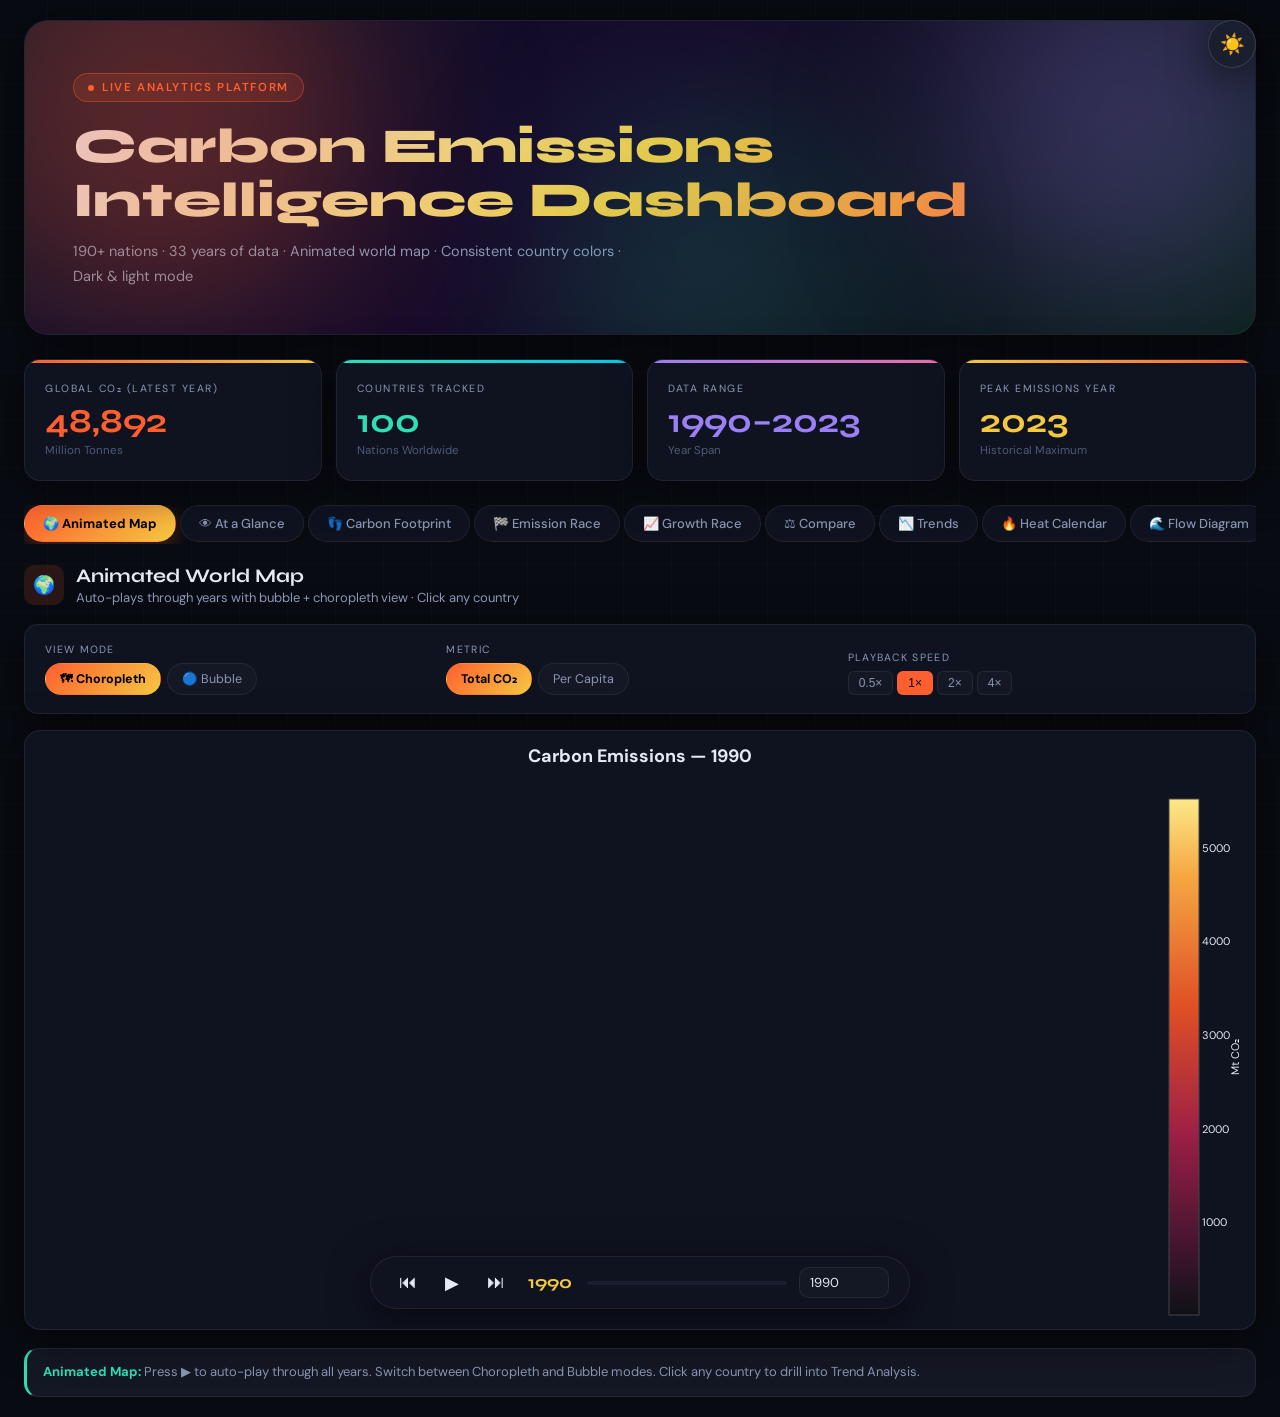
<file: dashboards/updated_dashboard_31-3-2026.html>
<!DOCTYPE html>
<html lang="en" data-theme="dark">
<head>
<meta charset="UTF-8">
<meta name="viewport" content="width=device-width, initial-scale=1.0">
<title>Carbon Emissions Intelligence Dashboard</title>
<script src="https://cdn.plot.ly/plotly-latest.min.js"></script>
<link href="https://fonts.googleapis.com/css2?family=Syne:wght@400;600;700;800&family=DM+Sans:ital,opsz,wght@0,9..40,300;0,9..40,400;0,9..40,500;1,9..40,400&display=swap" rel="stylesheet">
<style>
:root[data-theme="dark"] {
  --bg:#080b12;--surface:#0f1320;--surface2:#141824;--surface3:#1a1f30;
  --border:rgba(255,255,255,0.07);--border2:rgba(255,255,255,0.13);
  --text:#e4e9f4;--text2:#8a96b3;--text3:#4e5a75;
  --a1:#ff5f2e;--a2:#f5c842;--a3:#2edfb4;--a4:#9b7ff4;--a5:#f06bac;
  --g1:rgba(255,95,46,0.3);--g2:rgba(245,200,66,0.28);--g3:rgba(46,223,180,0.28);--g4:rgba(155,127,244,0.28);
  --map-land:#1e2740;--map-ocean:#0a0e1a;--plotbg:rgba(0,0,0,0);
  --gridc:rgba(255,255,255,0.055);--zeroline:rgba(255,255,255,0.09);
  --shadow:0 8px 40px rgba(0,0,0,0.55);
  --hero-bg:linear-gradient(135deg,#0c1228 0%,#160a2a 45%,#081f18 100%);
  --toggle-bg:#1a1f30;
}
:root[data-theme="light"] {
  --bg:#f0f2f8;--surface:#ffffff;--surface2:#f4f6fc;--surface3:#eaedf7;
  --border:rgba(0,0,0,0.08);--border2:rgba(0,0,0,0.15);
  --text:#1a2040;--text2:#5a6480;--text3:#9aa0b8;
  --a1:#e84d1c;--a2:#d4a800;--a3:#0eaa88;--a4:#7b5ce0;--a5:#d04890;
  --g1:rgba(232,77,28,0.12);--g2:rgba(212,168,0,0.12);--g3:rgba(14,170,136,0.12);--g4:rgba(123,92,224,0.12);
  --map-land:#dde3f5;--map-ocean:#c8d4ef;--plotbg:rgba(255,255,255,0);
  --gridc:rgba(0,0,0,0.06);--zeroline:rgba(0,0,0,0.1);
  --shadow:0 4px 24px rgba(0,0,0,0.10);
  --hero-bg:linear-gradient(135deg,#e8ecfc 0%,#f0e8fc 45%,#e0f4ee 100%);
  --toggle-bg:#e0e4f5;
}
*{margin:0;padding:0;box-sizing:border-box;}
html{scroll-behavior:smooth;}
body{font-family:'DM Sans',sans-serif;background:var(--bg);color:var(--text);min-height:100vh;overflow-x:hidden;transition:background .4s,color .4s;}
body::before{content:'';position:fixed;inset:0;z-index:0;pointer-events:none;background-image:repeating-linear-gradient(0deg,transparent,transparent 47px,var(--border) 48px),repeating-linear-gradient(90deg,transparent,transparent 47px,var(--border) 48px);opacity:.6;}
.wrap{position:relative;z-index:1;max-width:1680px;margin:0 auto;padding:20px 24px;}
.theme-toggle{position:fixed;top:20px;right:24px;z-index:1000;width:48px;height:48px;border-radius:50%;background:var(--toggle-bg);border:1px solid var(--border2);cursor:pointer;font-size:20px;display:flex;align-items:center;justify-content:center;box-shadow:var(--shadow);transition:all .3s;}
.theme-toggle:hover{transform:scale(1.1) rotate(20deg);}
.hero{position:relative;overflow:hidden;border-radius:24px;padding:52px 48px 44px;margin-bottom:24px;background:var(--hero-bg);border:1px solid var(--border);box-shadow:var(--shadow);}
.hero-glow{position:absolute;border-radius:50%;filter:blur(90px);pointer-events:none;}
.hero-glow.a{width:420px;height:420px;top:-120px;left:-80px;background:var(--g1);}
.hero-glow.b{width:360px;height:360px;top:-80px;right:-60px;background:var(--g4);}
.hero-glow.c{width:320px;height:320px;bottom:-80px;left:42%;background:var(--g3);opacity:.55;}
.badge{display:inline-flex;align-items:center;gap:8px;background:rgba(255,95,46,0.14);border:1px solid rgba(255,95,46,0.38);color:var(--a1);padding:6px 14px;border-radius:999px;font-size:11.5px;font-weight:600;letter-spacing:1.6px;text-transform:uppercase;margin-bottom:18px;}
.badge span{width:6px;height:6px;background:var(--a1);border-radius:50%;animation:pulse 1.7s ease-in-out infinite;}
@keyframes pulse{0%,100%{opacity:1;transform:scale(1)}50%{opacity:.35;transform:scale(1.5)}}
.hero h1{font-family:'Syne',sans-serif;font-weight:800;font-size:clamp(1.9rem,3.8vw,3.2rem);line-height:1.1;background:linear-gradient(135deg,var(--text) 0%,var(--a2) 50%,var(--a1) 100%);-webkit-background-clip:text;-webkit-text-fill-color:transparent;background-clip:text;margin-bottom:12px;}
.hero p{color:var(--text2);font-size:14.5px;max-width:560px;line-height:1.75;}
.kpi-row{display:grid;grid-template-columns:repeat(auto-fit,minmax(210px,1fr));gap:14px;margin-bottom:24px;}
.kpi{position:relative;overflow:hidden;background:var(--surface);border:1px solid var(--border);border-radius:16px;padding:22px 20px;transition:transform .25s,box-shadow .25s;box-shadow:var(--shadow);}
.kpi:hover{transform:translateY(-4px);}
.kpi::before{content:'';position:absolute;top:0;left:0;right:0;height:3px;border-radius:16px 16px 0 0;}
.kpi:nth-child(1)::before{background:linear-gradient(90deg,var(--a1),var(--a2));}
.kpi:nth-child(2)::before{background:linear-gradient(90deg,var(--a3),#00c9e8);}
.kpi:nth-child(3)::before{background:linear-gradient(90deg,var(--a4),var(--a5));}
.kpi:nth-child(4)::before{background:linear-gradient(90deg,var(--a2),var(--a1));}
.kpi:hover:nth-child(1){box-shadow:0 8px 32px var(--g1);}
.kpi:hover:nth-child(2){box-shadow:0 8px 32px var(--g3);}
.kpi:hover:nth-child(3){box-shadow:0 8px 32px var(--g4);}
.kpi:hover:nth-child(4){box-shadow:0 8px 32px var(--g2);}
.kpi-label{font-size:10.5px;letter-spacing:1.5px;text-transform:uppercase;color:var(--text2);margin-bottom:10px;}
.kpi-value{font-family:'Syne',sans-serif;font-size:2.1rem;font-weight:700;line-height:1;}
.kpi:nth-child(1) .kpi-value{color:var(--a1);}
.kpi:nth-child(2) .kpi-value{color:var(--a3);}
.kpi:nth-child(3) .kpi-value{color:var(--a4);}
.kpi:nth-child(4) .kpi-value{color:var(--a2);}
.kpi-unit{font-size:11.5px;color:var(--text3);margin-top:5px;}
.tab-nav{display:flex;gap:4px;overflow-x:auto;padding-bottom:2px;margin-bottom:20px;scrollbar-width:none;}
.tab-nav::-webkit-scrollbar{display:none;}
.tab-btn{flex-shrink:0;padding:9px 18px;background:var(--surface);border:1px solid var(--border);border-radius:999px;color:var(--text2);font-family:'DM Sans',sans-serif;font-size:13px;font-weight:500;cursor:pointer;white-space:nowrap;transition:all .2s;}
.tab-btn:hover{border-color:var(--border2);color:var(--text);}
.tab-btn.active{background:linear-gradient(135deg,var(--a1),var(--a2));border-color:transparent;color:#000;font-weight:700;box-shadow:0 4px 18px var(--g1);}
.tab-content{display:none;animation:tabIn .32s ease;}
.tab-content.active{display:block;}
@keyframes tabIn{from{opacity:0;transform:translateY(12px)}to{opacity:1;transform:translateY(0)}}
.sec-hd{display:flex;align-items:center;gap:12px;margin-bottom:18px;}
.sec-icon{width:40px;height:40px;border-radius:10px;display:flex;align-items:center;justify-content:center;font-size:18px;}
.sec-hd h2{font-family:'Syne',sans-serif;font-size:1.2rem;font-weight:700;color:var(--text);}
.sec-hd p{font-size:13px;color:var(--text2);margin-top:2px;}
.ctrl{background:var(--surface);border:1px solid var(--border);border-radius:14px;padding:18px 20px;display:flex;flex-wrap:wrap;gap:14px;align-items:flex-end;margin-bottom:16px;box-shadow:var(--shadow);}
.ctrl-g{flex:1;min-width:150px;}
.ctrl-g label{display:block;font-size:10.5px;letter-spacing:1.3px;text-transform:uppercase;color:var(--text2);margin-bottom:7px;}
select,input[type="text"]{width:100%;padding:10px 13px;background:var(--surface2);border:1px solid var(--border);border-radius:10px;color:var(--text);font-family:'DM Sans',sans-serif;font-size:13.5px;transition:border-color .2s,box-shadow .2s;appearance:none;}
select:focus,input[type="text"]:focus{outline:none;border-color:var(--a1);box-shadow:0 0 0 3px var(--g1);}
.btn{width:100%;padding:10px 18px;background:linear-gradient(135deg,var(--a1),var(--a2));border:none;border-radius:10px;color:#000;font-family:'DM Sans',sans-serif;font-size:13.5px;font-weight:700;cursor:pointer;transition:transform .2s,box-shadow .2s;}
.btn:hover{transform:translateY(-2px);box-shadow:0 6px 20px var(--g1);}
.btn.sec2{background:var(--surface2);color:var(--text);border:1px solid var(--border);}
.btn.sec2:hover{border-color:var(--border2);box-shadow:none;transform:translateY(-1px);}
.slider-row{display:flex;align-items:center;gap:14px;margin-bottom:16px;}
.slider-row input[type="range"]{flex:1;-webkit-appearance:none;appearance:none;height:5px;border-radius:999px;background:linear-gradient(90deg,var(--a1),var(--a2));outline:none;border:none;cursor:pointer;}
.slider-row input[type="range"]::-webkit-slider-thumb{-webkit-appearance:none;width:18px;height:18px;border-radius:50%;background:var(--a2);box-shadow:0 0 8px var(--g2);cursor:pointer;}
.yr-badge{font-family:'Syne',sans-serif;font-size:1.25rem;font-weight:700;color:var(--a2);min-width:68px;text-align:right;}
.cc{background:var(--surface);border:1px solid var(--border);border-radius:16px;overflow:hidden;margin-bottom:18px;box-shadow:var(--shadow);}
.map-controls-bar{position:absolute;bottom:20px;left:50%;transform:translateX(-50%);display:flex;align-items:center;gap:12px;z-index:10;background:var(--surface);border:1px solid var(--border);border-radius:999px;padding:10px 20px;box-shadow:var(--shadow);}
.map-controls-bar button{background:none;border:none;color:var(--text);cursor:pointer;font-size:18px;padding:4px 8px;border-radius:8px;transition:background .2s;}
.map-controls-bar button:hover{background:var(--surface3);}
.map-year-num{font-family:'Syne',sans-serif;font-weight:700;font-size:1.1rem;color:var(--a2);min-width:50px;text-align:center;}
.map-speed-btns{display:flex;gap:4px;}
.map-speed-btn{padding:4px 10px;border-radius:6px;border:1px solid var(--border);background:var(--surface2);color:var(--text2);font-size:12px;cursor:pointer;transition:all .2s;}
.map-speed-btn.active{background:var(--a1);color:#000;border-color:transparent;}
.map-progress{width:200px;height:4px;background:var(--surface3);border-radius:999px;overflow:hidden;}
.map-progress-bar{height:100%;background:linear-gradient(90deg,var(--a1),var(--a2));border-radius:999px;transition:width .3s;}
.info{background:var(--surface2);border:1px solid var(--border);border-left:3px solid var(--a3);border-radius:14px;padding:13px 16px;font-size:13px;color:var(--text2);line-height:1.6;margin-top:14px;}
.info strong{color:var(--a3);}
.metric-row{display:grid;grid-template-columns:repeat(auto-fit,minmax(190px,1fr));gap:12px;margin-top:16px;}
.mc{background:var(--surface);border:1px solid var(--border);border-radius:14px;padding:18px;text-align:center;transition:transform .22s;box-shadow:var(--shadow);}
.mc:hover{transform:translateY(-3px);}
.mc .ml{font-size:10.5px;text-transform:uppercase;letter-spacing:1.3px;color:var(--text2);margin-bottom:9px;}
.mc .mv{font-family:'Syne',sans-serif;font-size:1.75rem;font-weight:700;}
.mc.c1 .mv{color:var(--a1);}
.mc.c2 .mv{color:var(--a3);}
.mc.c3 .mv{color:var(--a4);}
.mc.c4 .mv{color:var(--a2);}
.up{color:var(--a1)!important;}
.dn{color:var(--a3)!important;}
.cmp-panel{background:var(--surface);border:1px solid var(--border);border-radius:16px;padding:22px;margin-top:16px;box-shadow:var(--shadow);}
.cmp-panel h3{font-family:'Syne',sans-serif;font-size:1rem;font-weight:700;text-align:center;margin-bottom:18px;color:var(--text);}
.cmp-grid{display:grid;grid-template-columns:repeat(auto-fit,minmax(175px,1fr));gap:10px;}
.cmp-m{background:var(--surface2);border:1px solid var(--border);border-radius:12px;padding:14px;text-align:center;}
.cmp-m .cv{font-family:'Syne',sans-serif;font-size:1.35rem;font-weight:700;color:var(--a1);}
.cmp-m .cl{font-size:11px;color:var(--text3);margin-top:4px;}
.search-wrap{position:relative;margin-bottom:14px;}
.search-wrap input{padding:12px 16px 12px 42px;}
.s-icon{position:absolute;left:14px;top:50%;transform:translateY(-50%);color:var(--text2);font-size:15px;pointer-events:none;}
.tbl-wrap{background:var(--surface);border:1px solid var(--border);border-radius:16px;overflow:hidden;max-height:540px;overflow-y:auto;box-shadow:var(--shadow);}
.tbl-wrap::-webkit-scrollbar{width:5px;}
.tbl-wrap::-webkit-scrollbar-track{background:var(--surface2);}
.tbl-wrap::-webkit-scrollbar-thumb{background:rgba(255,255,255,0.1);border-radius:3px;}
table{width:100%;border-collapse:collapse;}
thead th{background:var(--surface2);padding:12px 15px;font-size:10.5px;text-transform:uppercase;letter-spacing:1.3px;color:var(--text2);text-align:left;font-weight:600;position:sticky;top:0;z-index:5;border-bottom:1px solid var(--border);}
tbody td{padding:11px 15px;border-bottom:1px solid var(--border);font-size:13.5px;color:var(--text);}
tbody tr{transition:background .15s;cursor:pointer;}
tbody tr:hover{background:rgba(255,95,46,0.06);}
tbody tr:last-child td{border-bottom:none;}
.rank-pill{display:inline-flex;align-items:center;justify-content:center;width:26px;height:26px;border-radius:50%;background:linear-gradient(135deg,var(--a1),var(--a2));color:#000;font-weight:700;font-size:10.5px;}
.bu{color:var(--a1);font-weight:600;}
.bd{color:var(--a3);font-weight:600;}
.map-wrap{position:relative;border-radius:16px;overflow:hidden;}
.metric-pills{display:flex;gap:6px;flex-wrap:wrap;}
.mp-btn{padding:7px 14px;border-radius:999px;border:1px solid var(--border);background:var(--surface2);color:var(--text2);font-size:12.5px;cursor:pointer;transition:all .2s;font-family:'DM Sans',sans-serif;}
.mp-btn.active{background:linear-gradient(135deg,var(--a1),var(--a2));color:#000;font-weight:700;border-color:transparent;}
.mp-btn:hover:not(.active){border-color:var(--border2);color:var(--text);}

/* ── SHARED RICH TOOLTIP ── */
#richTooltip {
  position:fixed;pointer-events:none;z-index:9999;opacity:0;
  transform:translateY(6px) scale(0.97);
  transition:opacity .18s ease,transform .18s ease;
  min-width:270px;max-width:310px;
}
#richTooltip.visible{opacity:1;transform:translateY(0) scale(1);}
.tt-card{background:var(--surface);border:1px solid var(--border2);border-radius:16px;overflow:hidden;box-shadow:0 20px 60px rgba(0,0,0,0.55),0 4px 16px rgba(0,0,0,0.3);}
.tt-header{padding:14px 16px 10px;display:flex;align-items:flex-start;justify-content:space-between;gap:10px;border-bottom:1px solid var(--border);}
.tt-country{font-family:'Syne',sans-serif;font-size:1.05rem;font-weight:700;color:var(--text);line-height:1.2;}
.tt-region{font-size:10.5px;color:var(--text2);margin-top:3px;letter-spacing:.4px;}
.tt-rank-badge{flex-shrink:0;display:flex;flex-direction:column;align-items:center;justify-content:center;width:44px;height:44px;border-radius:10px;background:linear-gradient(135deg,var(--a1),var(--a2));color:#000;font-family:'Syne',sans-serif;}
.tt-rank-num{font-size:1.1rem;font-weight:800;line-height:1;}
.tt-rank-lbl{font-size:8.5px;font-weight:600;letter-spacing:.5px;opacity:.75;}
.tt-body{padding:12px 16px;}
.tt-row{display:flex;align-items:center;justify-content:space-between;padding:5px 0;border-bottom:1px solid var(--border);}
.tt-row:last-child{border-bottom:none;}
.tt-lbl{font-size:11px;color:var(--text2);letter-spacing:.3px;}
.tt-val{font-family:'Syne',sans-serif;font-size:13.5px;font-weight:700;color:var(--text);}
.tt-val.accent1{color:var(--a1);}
.tt-val.accent2{color:var(--a2);}
.tt-val.accent3{color:var(--a3);}
.tt-val.accent4{color:var(--a4);}
.tt-trend-row{display:flex;align-items:center;gap:8px;padding:10px 16px 12px;background:var(--surface2);}
.tt-sparkline{flex:1;height:36px;}
.tt-trend-info{text-align:right;}
.tt-trend-dir{font-family:'Syne',sans-serif;font-size:1rem;font-weight:700;}
.tt-trend-pct{font-size:11px;color:var(--text2);margin-top:2px;}
.tt-footer{padding:8px 16px;background:var(--surface3);font-size:10.5px;color:var(--text3);text-align:center;letter-spacing:.3px;}
.tt-color-dot{display:inline-block;width:10px;height:10px;border-radius:50%;vertical-align:middle;margin-right:5px;flex-shrink:0;}
/* ── AT A GLANCE CARDS ── */
.glance-card{background:var(--surface);border:1px solid var(--border);border-radius:14px;padding:14px 16px;cursor:pointer;transition:transform .2s,box-shadow .2s,border-color .2s;position:relative;overflow:hidden;}
.glance-card:hover{transform:translateY(-3px);box-shadow:0 8px 28px rgba(0,0,0,0.35);border-color:var(--border2);}
.glance-card .gc-country{font-family:'Syne',sans-serif;font-size:.95rem;font-weight:700;color:var(--text);margin-bottom:4px;display:flex;align-items:center;gap:7px;}
.glance-card .gc-region{font-size:10.5px;color:var(--text3);letter-spacing:.4px;text-transform:uppercase;margin-bottom:10px;}
.glance-card .gc-bar-wrap{height:5px;background:var(--surface3);border-radius:999px;margin-bottom:8px;overflow:hidden;}
.glance-card .gc-bar{height:100%;border-radius:999px;}
.glance-card .gc-vals{display:flex;justify-content:space-between;align-items:flex-end;}
.glance-card .gc-main{font-family:'Syne',sans-serif;font-size:1.3rem;font-weight:700;line-height:1;}
.glance-card .gc-sub{font-size:10.5px;color:var(--text2);margin-top:3px;}
.glance-card .gc-chg{font-family:'Syne',sans-serif;font-size:.85rem;font-weight:700;}
.glance-card .gc-rank{position:absolute;top:12px;right:12px;font-size:10px;color:var(--text3);font-weight:600;background:var(--surface2);border-radius:6px;padding:2px 7px;}
.glance-sparkline{width:100%;height:28px;margin-top:8px;}
.glance-summary-chip{background:var(--surface);border:1px solid var(--border);border-radius:12px;padding:12px 14px;text-align:center;box-shadow:var(--shadow);}
.glance-summary-chip .gsc-val{font-family:'Syne',sans-serif;font-size:1.4rem;font-weight:700;}
.glance-summary-chip .gsc-lbl{font-size:10.5px;color:var(--text2);text-transform:uppercase;letter-spacing:1px;margin-top:3px;}
@media(max-width:900px){.fp-top-grid,.fp-bottom-grid{grid-template-columns:1fr!important;}}
.improve-row,.worsen-row{display:flex;align-items:center;gap:10px;padding:8px 0;border-bottom:1px solid var(--border);}
.improve-row:last-child,.worsen-row:last-child{border-bottom:none;}
.ir-rank{font-family:'Syne',sans-serif;font-size:1rem;font-weight:700;min-width:28px;text-align:center;}
.ir-name{flex:1;font-size:13.5px;color:var(--text);font-weight:500;}
.ir-pct{font-family:'Syne',sans-serif;font-size:.95rem;font-weight:700;}
.ir-bar-wrap{width:80px;height:5px;background:var(--surface3);border-radius:999px;overflow:hidden;}
.ir-bar{height:100%;border-radius:999px;}
@media(max-width:768px){.wrap{padding:12px;}.hero{padding:30px 20px;}.kpi-row{grid-template-columns:repeat(2,1fr);}.map-controls-bar{width:90%;font-size:13px;}}
</style>
</head>
<body>
<button class="theme-toggle" onclick="toggleTheme()" id="themeToggleBtn">☀️</button>

<div class="wrap">

<!-- SHARED RICH TOOLTIP (used by map, compare, trends, rankings, data) -->
<div id="richTooltip">
  <div class="tt-card">
    <div class="tt-header">
      <div>
        <div class="tt-country" id="ttCountry">—</div>
        <div class="tt-region" id="ttRegion">—</div>
      </div>
      <div class="tt-rank-badge">
        <div class="tt-rank-num" id="ttRankNum">—</div>
        <div class="tt-rank-lbl">RANK</div>
      </div>
    </div>
    <div class="tt-body">
      <div class="tt-row"><span class="tt-lbl">🏭 Total CO₂</span><span class="tt-val accent1" id="ttCO2">—</span></div>
      <div class="tt-row"><span class="tt-lbl">👤 Per Capita</span><span class="tt-val accent2" id="ttPC">—</span></div>
      <div class="tt-row"><span class="tt-lbl">📊 Global Share</span><span class="tt-val accent4" id="ttShare">—</span></div>
      <div class="tt-row"><span class="tt-lbl">🌍 Region</span><span class="tt-val" id="ttRegionVal" style="font-size:12px">—</span></div>
      <div class="tt-row"><span class="tt-lbl">📅 vs Prior Year</span><span class="tt-val" id="ttYoY">—</span></div>
    </div>
    <div class="tt-trend-row">
      <svg class="tt-sparkline" id="ttSparkline" viewBox="0 0 160 36" preserveAspectRatio="none"></svg>
      <div class="tt-trend-info">
        <div class="tt-trend-dir" id="ttTrendDir">—</div>
        <div class="tt-trend-pct" id="ttTrendPct">since 1990</div>
      </div>
    </div>
    <div class="tt-footer" id="ttFooter">Click to open trend analysis →</div>
  </div>
</div>

<!-- HERO -->
<header class="hero">
  <div class="hero-glow a"></div><div class="hero-glow b"></div><div class="hero-glow c"></div>
  <div class="badge"><span></span>Live Analytics Platform</div>
  <h1>Carbon Emissions<br>Intelligence Dashboard</h1>
  <p>190+ nations · 33 years of data · Animated world map · Consistent country colors · Dark &amp; light mode</p>
</header>

<!-- KPIs -->
<div class="kpi-row">
  <div class="kpi"><div class="kpi-label">Global CO₂ (Latest Year)</div><div class="kpi-value" id="kpi1">—</div><div class="kpi-unit">Million Tonnes</div></div>
  <div class="kpi"><div class="kpi-label">Countries Tracked</div><div class="kpi-value" id="kpi2">—</div><div class="kpi-unit">Nations Worldwide</div></div>
  <div class="kpi"><div class="kpi-label">Data Range</div><div class="kpi-value" id="kpi3">—</div><div class="kpi-unit">Year Span</div></div>
  <div class="kpi"><div class="kpi-label">Peak Emissions Year</div><div class="kpi-value" id="kpi4">—</div><div class="kpi-unit">Historical Maximum</div></div>
</div>

<!-- TABS -->
<nav class="tab-nav">
  <button class="tab-btn active" onclick="switchTab('worldmap')">🌍 Animated Map</button>
  <button class="tab-btn" onclick="switchTab('glance')">👁 At a Glance</button>
  <button class="tab-btn" onclick="switchTab('footprint')">👣 Carbon Footprint</button>
  <button class="tab-btn" onclick="switchTab('animation')">🏁 Emission Race</button>
  <button class="tab-btn" onclick="switchTab('growthrace')">📈 Growth Race</button>
  <button class="tab-btn" onclick="switchTab('compare')">⚖ Compare</button>
  <button class="tab-btn" onclick="switchTab('trends')">📉 Trends</button>
  <button class="tab-btn" onclick="switchTab('heatmap')">🔥 Heat Calendar</button>
  <button class="tab-btn" onclick="switchTab('sankey')">🌊 Flow Diagram</button>
  <button class="tab-btn" onclick="switchTab('rankings')">🏆 Rankings</button>
  <button class="tab-btn" onclick="switchTab('data')">📋 All Data</button>
</nav>

<!-- WORLD MAP -->
<div id="worldmap" class="tab-content active">
  <div class="sec-hd"><div class="sec-icon" style="background:rgba(255,95,46,.14)">🌍</div><div><h2>Animated World Map</h2><p>Auto-plays through years with bubble + choropleth view · Click any country</p></div></div>
  <div class="ctrl">
    <div class="ctrl-g"><label>View Mode</label><div class="metric-pills"><button class="mp-btn active" id="modeChoro" onclick="setMapMode('choropleth')">🗺 Choropleth</button><button class="mp-btn" id="modeBubble" onclick="setMapMode('bubble')">🔵 Bubble</button></div></div>
    <div class="ctrl-g"><label>Metric</label><div class="metric-pills"><button class="mp-btn active" id="metricCO2" onclick="setMapMetric('co2')">Total CO₂</button><button class="mp-btn" id="metricPC" onclick="setMapMetric('per_capita')">Per Capita</button></div></div>
    <div class="ctrl-g"><label>Playback Speed</label><div class="map-speed-btns" id="mapSpeedBtns"><button class="map-speed-btn" onclick="setMapSpeed(2000)">0.5×</button><button class="map-speed-btn active" onclick="setMapSpeed(1000)">1×</button><button class="map-speed-btn" onclick="setMapSpeed(500)">2×</button><button class="map-speed-btn" onclick="setMapSpeed(250)">4×</button></div></div>
  </div>
  <div class="map-wrap cc" style="padding:4px;">
    <div id="worldMapChart" style="height:590px;"></div>
    <div class="map-controls-bar">
      <button onclick="mapPrevYear()">⏮</button>
      <button onclick="toggleMapPlay()" id="mapPlayBtn">▶</button>
      <button onclick="mapNextYear()">⏭</button>
      <div class="map-year-num" id="mapYearNum">—</div>
      <div class="map-progress"><div class="map-progress-bar" id="mapProgressBar"></div></div>
      <select id="mapYearSelect" style="width:90px;padding:6px 10px;font-size:13px;" onchange="jumpMapYear(this.value)"></select>
    </div>
  </div>
  <div class="info"><strong>Animated Map:</strong> Press ▶ to auto-play through all years. Switch between Choropleth and Bubble modes. Click any country to drill into Trend Analysis.</div>
</div>

<!-- EMISSION RACE -->
<div id="animation" class="tab-content">
  <div class="sec-hd"><div class="sec-icon" style="background:rgba(245,200,66,.14)">🏁</div><div><h2>Animated Emissions Race</h2><p>All countries · Each country keeps its unique color throughout</p></div></div>
  <div class="ctrl">
    <div class="ctrl-g"><label>Show Top N</label><select id="raceTopN"><option value="15">Top 15</option><option value="25">Top 25</option><option value="50" selected>Top 50</option><option value="100">All Countries</option></select></div>
    <div class="ctrl-g"><label>Speed (ms/frame)</label><input type="range" id="raceSpeed" min="300" max="2000" value="900" step="100" style="width:100%;margin-top:6px" oninput="document.getElementById('raceSpeedVal').innerText=this.value+'ms'"><div style="font-size:11.5px;color:var(--text2);text-align:center;margin-top:4px;" id="raceSpeedVal">900ms</div></div>
    <div class="ctrl-g"><label>&nbsp;</label><button class="btn" onclick="toggleRace()" id="racePlayBtn">▶ Play Race</button></div>
    <div class="ctrl-g"><label>&nbsp;</label><button class="btn sec2" onclick="resetRace()">↺ Reset</button></div>
  </div>
  <div class="slider-row"><input type="range" id="raceSlider" min="0" max="0" step="1" oninput="jumpRaceFrame(+this.value)"><span class="yr-badge" id="raceYearDisp">—</span></div>
  <div class="cc"><div id="raceChart" style="height:700px;"></div></div>
  <div class="info"><strong>Bar Race:</strong> Colors are locked per country — the same country always has the same color. Hover bars for a rich country card.</div>
</div>

<!-- GROWTH RACE -->
<div id="growthrace" class="tab-content">
  <div class="sec-hd"><div class="sec-icon" style="background:rgba(46,223,180,.14)">📈</div><div><h2>Growth Rate Race</h2><p>Fastest growing emissions year-over-year · All countries</p></div></div>
  <div class="ctrl">
    <div class="ctrl-g"><label>Show Top N</label><select id="growthTopN"><option value="15">Top 15</option><option value="25">Top 25</option><option value="50" selected>Top 50</option><option value="100">All Countries</option></select></div>
    <div class="ctrl-g"><label>Speed (ms/frame)</label><input type="range" id="growthSpeed" min="300" max="2000" value="900" step="100" style="width:100%;margin-top:6px" oninput="document.getElementById('growthSpeedVal').innerText=this.value+'ms'"><div style="font-size:11.5px;color:var(--text2);text-align:center;margin-top:4px;" id="growthSpeedVal">900ms</div></div>
    <div class="ctrl-g"><label>&nbsp;</label><button class="btn" onclick="toggleGrowthRace()" id="growthPlayBtn">▶ Play Race</button></div>
    <div class="ctrl-g"><label>&nbsp;</label><button class="btn sec2" onclick="resetGrowthRace()">↺ Reset</button></div>
  </div>
  <div class="slider-row"><input type="range" id="growthSlider" min="0" max="0" step="1" oninput="jumpGrowthFrame(+this.value)"><span class="yr-badge" id="growthYearDisp">—</span></div>
  <div class="cc"><div id="growthRaceChart" style="height:700px;"></div></div>
  <div class="info"><strong>Growth Race:</strong> Country color remains consistent. Hover bars for a rich country popup.</div>
</div>

<!-- COMPARE -->
<div id="compare" class="tab-content">
  <div class="sec-hd"><div class="sec-icon" style="background:rgba(155,127,244,.14)">⚖</div><div><h2>Dual Country Comparison</h2><p>Side-by-side emissions journey · Hover for rich country cards</p></div></div>
  <div class="ctrl">
    <div class="ctrl-g"><label>Country A</label><select id="c1Sel"></select></div>
    <div class="ctrl-g"><label>Country B</label><select id="c2Sel"></select></div>
    <div class="ctrl-g"><label>&nbsp;</label><button class="btn" onclick="updateCompare()">Compare →</button></div>
  </div>
  <div class="cc"><div id="compareChart" style="height:460px;"></div></div>
  <div id="compareStats" class="cmp-panel" style="display:none;"></div>
</div>

<!-- TRENDS -->
<div id="trends" class="tab-content">
  <div class="sec-hd"><div class="sec-icon" style="background:rgba(240,107,172,.14)">📉</div><div><h2>Trend Analysis</h2><p>Actual + trend line + 3-year moving average · Hover for country stats</p></div></div>
  <div class="ctrl">
    <div class="ctrl-g"><label>Country</label><select id="trendSel"></select></div>
    <div class="ctrl-g"><label>&nbsp;</label><button class="btn" onclick="updateTrend()">Analyse →</button></div>
  </div>
  <div class="cc"><div id="trendChart" style="height:440px;"></div></div>
  <div id="trendStats" class="metric-row"></div>
</div>

<!-- HEAT CALENDAR -->
<div id="heatmap" class="tab-content">
  <div class="sec-hd"><div class="sec-icon" style="background:rgba(255,95,46,.14)">🔥</div><div><h2>Heat Calendar</h2><p>Year-over-year emissions intensity</p></div></div>
  <div class="ctrl">
    <div class="ctrl-g"><label>Country</label><select id="heatSel"></select></div>
    <div class="ctrl-g"><label>From</label><select id="heatFrom"></select></div>
    <div class="ctrl-g"><label>To</label><select id="heatTo"></select></div>
    <div class="ctrl-g"><label>&nbsp;</label><button class="btn" onclick="updateHeat()">Generate →</button></div>
  </div>
  <div class="cc"><div id="heatChart" style="height:520px;"></div></div>
</div>

<!-- SANKEY -->
<div id="sankey" class="tab-content">
  <div class="sec-hd"><div class="sec-icon" style="background:rgba(46,223,180,.14)">🌊</div><div><h2>Emissions Flow Diagram</h2><p>Global → Region → Top Emitters</p></div></div>
  <div class="ctrl">
    <div class="ctrl-g"><label>Year</label><select id="sankeyYrSel"></select></div>
    <div class="ctrl-g"><label>&nbsp;</label><button class="btn" onclick="updateSankey()">Generate Flow →</button></div>
  </div>
  <div class="slider-row"><input type="range" id="sankeySlider" min="0" max="0" step="1" oninput="jumpSankeyFrame(+this.value)"><span class="yr-badge" id="sankeyYearDisp">—</span></div>
  <div class="cc"><div id="sankeyChart" style="height:580px;"></div></div>
  <div class="info"><strong>Flow Diagram:</strong> Width of each path is proportional to CO₂ volume.</div>
</div>

<!-- RANKINGS -->
<div id="rankings" class="tab-content">
  <div class="sec-hd"><div class="sec-icon" style="background:rgba(245,200,66,.14)">🏆</div><div><h2>Country Rankings</h2><p>All countries · Ranked by total, per capita, or growth · Hover bars for country cards</p></div></div>
  <div class="ctrl">
    <div class="ctrl-g"><label>Metric</label><select id="rankMetric"><option value="co2">Total CO₂</option><option value="per_capita">Per Capita</option><option value="growth">Growth Rate %</option></select></div>
    <div class="ctrl-g"><label>Show Top</label><select id="topN"><option value="20">Top 20</option><option value="30">Top 30</option><option value="50">Top 50</option><option value="9999" selected>All Countries</option></select></div>
    <div class="ctrl-g"><label>&nbsp;</label><button class="btn" onclick="updateRankings()">Update →</button></div>
  </div>
  <div class="cc"><div id="rankChart" style="height:600px;overflow-y:auto;"></div></div>
  <div id="rankStats" class="metric-row"></div>
</div>

<!-- ALL DATA -->
<div id="data" class="tab-content">
  <div class="sec-hd"><div class="sec-icon" style="background:rgba(46,223,180,.14)">📋</div><div><h2>All Data</h2><p>Complete country-level dataset · Hover any row for animated country card</p></div></div>
  <div class="search-wrap"><span class="s-icon">🔍</span><input type="text" id="searchInput" placeholder="Search any country…" oninput="filterTable()"></div>
  <div class="tbl-wrap">
    <table id="dataTable">
      <thead><tr><th>#</th><th>Country</th><th>First Year</th><th>Last Year</th><th>CO₂ Change (Mt)</th><th>Change %</th><th>Per Capita Chg (t)</th><th>Trend</th></tr></thead>
      <tbody id="dataTbody"></tbody>
    </table>
  </div>
</div>

<!-- AT A GLANCE -->
<div id="glance" class="tab-content">
  <div class="sec-hd"><div class="sec-icon" style="background:rgba(46,223,180,.14)">👁</div><div><h2>All Countries At a Glance</h2><p>Every country · Latest year · Sort, filter, and drill down instantly</p></div></div>
  <div class="ctrl" style="flex-wrap:wrap;gap:12px;">
    <div class="ctrl-g" style="min-width:130px;"><label>Sort by</label><select id="glanceSortBy" onchange="renderGlance()"><option value="co2_desc">CO₂ ↓ Highest</option><option value="co2_asc">CO₂ ↑ Lowest</option><option value="pc_desc">Per Capita ↓</option><option value="pc_asc">Per Capita ↑</option><option value="change_desc">Change % ↓</option><option value="change_asc">Change % ↑</option><option value="alpha">Alphabetical</option></select></div>
    <div class="ctrl-g" style="min-width:130px;"><label>Filter Region</label><select id="glanceRegion" onchange="renderGlance()"><option value="all">All Regions</option><option value="Asia">Asia</option><option value="Europe">Europe</option><option value="North America">North America</option><option value="South America">South America</option><option value="Africa">Africa</option><option value="Oceania">Oceania</option><option value="Other">Other</option></select></div>
    <div class="ctrl-g" style="min-width:130px;"><label>Show Metric</label><select id="glanceMetric" onchange="renderGlance()"><option value="co2">Total CO₂ (Mt)</option><option value="pc">Per Capita (t)</option><option value="change">Change % (1990→2023)</option></select></div>
    <div class="ctrl-g" style="min-width:160px;"><label>Search</label><input type="text" id="glanceSearch" placeholder="Filter countries…" oninput="renderGlance()"></div>
  </div>
  <div id="glanceSummary" style="display:grid;grid-template-columns:repeat(auto-fit,minmax(160px,1fr));gap:10px;margin-bottom:16px;"></div>
  <div id="glanceGrid" style="display:grid;grid-template-columns:repeat(auto-fill,minmax(220px,1fr));gap:12px;"></div>
</div>

<!-- CARBON FOOTPRINT -->
<div id="footprint" class="tab-content">
  <div class="sec-hd"><div class="sec-icon" style="background:rgba(255,95,46,.14)">👣</div><div><h2>Carbon Footprint — Updated 2023</h2><p>The famous infographic rebuilt · 2007 vs 2023 · Animated transitions · All countries</p></div></div>
  <div style="background:var(--surface);border:1px solid var(--border);border-radius:16px;padding:20px 24px;margin-bottom:20px;box-shadow:var(--shadow);">
    <div style="display:flex;align-items:center;gap:12px;margin-bottom:14px;"><span style="font-size:24px;">🏆</span><div><div style="font-family:'Syne',sans-serif;font-size:1.05rem;font-weight:700;color:var(--text);">Hackathon Challenge: Updated Carbon Footprint Infographic</div><div style="font-size:12.5px;color:var(--text2);margin-top:2px;">Original was based on 2007 data · This updates it with 2023 data and adds interactivity</div></div></div>
    <div style="display:grid;grid-template-columns:repeat(auto-fit,minmax(200px,1fr));gap:10px;">
      <div style="background:var(--surface2);border-radius:10px;padding:12px;border-left:3px solid var(--a3);"><div style="font-size:10.5px;text-transform:uppercase;letter-spacing:1px;color:var(--text2);margin-bottom:4px;">✅ Updated to 2023</div><div style="font-size:13px;color:var(--text);">Rankings, totals & per-capita all reflect the latest available data</div></div>
      <div style="background:var(--surface2);border-radius:10px;padding:12px;border-left:3px solid var(--a1);"><div style="font-size:10.5px;text-transform:uppercase;letter-spacing:1px;color:var(--text2);margin-bottom:4px;">✅ 2007 vs 2023 Shift</div><div style="font-size:13px;color:var(--text);">See which countries rose, fell, or held their ranking over 16 years</div></div>
      <div style="background:var(--surface2);border-radius:10px;padding:12px;border-left:3px solid var(--a4);"><div style="font-size:10.5px;text-transform:uppercase;letter-spacing:1px;color:var(--text2);margin-bottom:4px;">✅ Interactive & Animated</div><div style="font-size:13px;color:var(--text);">Animate 1990→2023, hover for details, click to drill down</div></div>
      <div style="background:var(--surface2);border-radius:10px;padding:12px;border-left:3px solid var(--a2);"><div style="font-size:10.5px;text-transform:uppercase;letter-spacing:1px;color:var(--text2);margin-bottom:4px;">✅ Improvers vs Worseners</div><div style="font-size:13px;color:var(--text);">Countries highlighted by whether they've improved or worsened since 2007</div></div>
    </div>
  </div>
  <div style="display:grid;grid-template-columns:1fr 1fr;gap:20px;margin-bottom:20px;" class="fp-top-grid">
    <div class="cc" style="padding:24px;display:flex;flex-direction:column;align-items:center;">
      <div style="font-family:'Syne',sans-serif;font-size:1rem;font-weight:700;color:var(--text);margin-bottom:16px;text-align:center;">🌍 Global Carbon Footprint<div style="font-size:12px;font-weight:400;color:var(--text2);margin-top:3px;">Size of foot = total CO₂ · Darker = higher per capita</div></div>
      <svg id="footSvg" viewBox="0 0 340 500" style="width:100%;max-width:320px;" xmlns="http://www.w3.org/2000/svg"></svg>
      <div style="font-size:11px;color:var(--text3);text-align:center;margin-top:12px;">Each toe = a major emitting region · Hover toes for details</div>
    </div>
    <div class="cc" style="padding:4px;">
      <div style="padding:16px 18px 8px;font-family:'Syne',sans-serif;font-size:1rem;font-weight:700;color:var(--text);">📊 Rank Shift: 2007 → 2023</div>
      <div style="padding:0 18px 14px;font-size:12.5px;color:var(--text2);">How country rankings changed over 16 years</div>
      <div id="rankShiftChart" style="height:420px;"></div>
    </div>
  </div>
  <!-- Animated footprint timeline — FIXED -->
  <div class="cc" style="padding:20px;">
    <div style="display:flex;align-items:center;justify-content:space-between;flex-wrap:wrap;gap:12px;margin-bottom:16px;">
      <div>
        <div style="font-family:'Syne',sans-serif;font-size:1rem;font-weight:700;color:var(--text);">🕰 Footprint Timeline: Top 20 Emitters</div>
        <div style="font-size:12.5px;color:var(--text2);margin-top:2px;">Treemap showing relative CO₂ weight · Animated 1990 → 2023</div>
      </div>
      <div style="display:flex;align-items:center;gap:10px;">
        <button class="btn" style="width:auto;padding:8px 18px;" onclick="toggleFpAnim()" id="fpPlayBtn">▶ Animate</button>
        <button class="btn sec2" style="width:auto;padding:8px 14px;" onclick="resetFpAnim()">↺</button>
        <span style="font-family:'Syne',sans-serif;font-weight:700;color:var(--a2);font-size:1.1rem;" id="fpYearDisp">1990</span>
      </div>
    </div>
    <div class="slider-row" style="margin-bottom:14px;">
      <input type="range" id="fpSlider" min="0" max="33" step="1" oninput="jumpFpFrame(+this.value)">
      <span class="yr-badge" id="fpSliderYr">1990</span>
    </div>
    <div id="fpTreemap" style="height:460px;"></div>
  </div>
  <div style="display:grid;grid-template-columns:1fr 1fr;gap:20px;margin-top:20px;" class="fp-bottom-grid">
    <div class="cc" style="padding:20px;">
      <div style="font-family:'Syne',sans-serif;font-size:1rem;font-weight:700;color:var(--a3);margin-bottom:4px;">✅ Biggest Improvers since 2007</div>
      <div style="font-size:12px;color:var(--text2);margin-bottom:14px;">Countries that reduced CO₂ the most (%) since 2007</div>
      <div id="improversList"></div>
    </div>
    <div class="cc" style="padding:20px;">
      <div style="font-family:'Syne',sans-serif;font-size:1rem;font-weight:700;color:var(--a1);margin-bottom:4px;">⚠ Biggest Worseners since 2007</div>
      <div style="font-size:12px;color:var(--text2);margin-bottom:14px;">Countries whose CO₂ grew the most (%) since 2007</div>
      <div id="worsenersList"></div>
    </div>
  </div>
</div>

</div><!-- /wrap -->

<script>
/* ════════════════════════════════════════
   SYNTHETIC DATA GENERATION
════════════════════════════════════════ */
(function generateData(){
  const countries = [
    'United States','China','India','Russia','Japan','Germany','South Korea','Iran','Canada','Saudi Arabia',
    'United Kingdom','Brazil','Mexico','Australia','Indonesia','France','Italy','Turkey','Poland','South Africa',
    'Argentina','Kazakhstan','Thailand','Ukraine','Malaysia','Netherlands','Philippines','Pakistan','Egypt','Vietnam',
    'Bangladesh','Algeria','Nigeria','Colombia','Spain','Iraq','Venezuela','Uzbekistan','United Arab Emirates','Kuwait',
    'Belgium','Czech Republic','Qatar','Chile','Romania','Portugal','Sweden','Greece','Austria','Norway',
    'Denmark','Finland','Switzerland','Hungary','Belarus','New Zealand','Singapore','Israel','Ireland','Slovakia',
    'Libya','Peru','Ecuador','Bolivia','Cuba','Sri Lanka','Croatia','Myanmar','Morocco','Ethiopia',
    'Ghana','Tanzania','Kenya','Angola','Tunisia','Sudan','Oman','Azerbaijan','Turkmenistan','Bahrain',
    'Trinidad and Tobago','Cameroon','Ivory Coast','Zimbabwe','Zambia','Uganda','Mozambique','Senegal','Yemen','Jordan',
    'Panama','Dominican Republic','Costa Rica','Guatemala','Honduras','El Salvador','Paraguay','Uruguay','Jamaica','Cyprus',
  ];
  const BASE_CO2 = {'China':9500,'United States':5000,'India':2600,'Russia':1700,'Japan':1100,'Germany':750,'South Korea':620,'Iran':620,'Canada':560,'Saudi Arabia':620,'United Kingdom':440,'Brazil':490,'Mexico':450,'Australia':420,'Indonesia':580,'France':360,'Italy':340,'Turkey':400,'Poland':320,'South Africa':460};
  const GROWTH = {'China':0.07,'India':0.06,'Indonesia':0.05,'Vietnam':0.06,'Malaysia':0.04,'Saudi Arabia':0.04,'Iran':0.04,'Turkey':0.04,'Bangladesh':0.05,'Pakistan':0.04,'United States':-0.005,'Germany':-0.015,'United Kingdom':-0.02,'France':-0.01,'Russia':0.01,'Japan':-0.005,'South Korea':0.02,'Australia':0.005};
  const years = [];
  for(let y=1990;y<=2023;y++) years.push(y);
  const rand=(a,b)=>a+Math.random()*(b-a);
  const seed=(n)=>{let s=n;return ()=>(s=s*16807%2147483647,s/2147483647);};
  window.ALL_YEARS=years;
  window.ALL_COUNTRIES=countries;
  const compData=[],mapData=[],raceData=years.map(y=>({Year:y,Data:[]})),growthRaceData=years.slice(1).map(y=>({Year:y,Data:[]})),sankeyData=years.map(y=>({Year:y,Regions:{},TopEmitters:[]}));
  const regionMap={'United States':'North America','Canada':'North America','Mexico':'North America','Brazil':'South America','Argentina':'South America','Colombia':'South America','Peru':'South America','Chile':'South America','Venezuela':'South America','Ecuador':'South America','Bolivia':'South America','Paraguay':'South America','Uruguay':'South America','Germany':'Europe','United Kingdom':'Europe','France':'Europe','Italy':'Europe','Spain':'Europe','Poland':'Europe','Netherlands':'Europe','Turkey':'Europe','Ukraine':'Europe','Russia':'Europe','Belgium':'Europe','Czech Republic':'Europe','Sweden':'Europe','Greece':'Europe','Austria':'Europe','Norway':'Europe','Denmark':'Europe','Finland':'Europe','Switzerland':'Europe','Hungary':'Europe','Portugal':'Europe','Romania':'Europe','Slovakia':'Europe','Ireland':'Europe','Croatia':'Europe','Belarus':'Europe','China':'Asia','India':'Asia','Japan':'Asia','South Korea':'Asia','Indonesia':'Asia','Iran':'Asia','Saudi Arabia':'Asia','Malaysia':'Asia','Pakistan':'Asia','Bangladesh':'Asia','Vietnam':'Asia','Kazakhstan':'Asia','Uzbekistan':'Asia','United Arab Emirates':'Asia','Kuwait':'Asia','Qatar':'Asia','Iraq':'Asia','Thailand':'Asia','Philippines':'Asia','Myanmar':'Asia','Sri Lanka':'Asia','Azerbaijan':'Asia','Turkmenistan':'Asia','Bahrain':'Asia','Singapore':'Asia','Israel':'Asia','Jordan':'Asia','Yemen':'Asia','Oman':'Asia','South Africa':'Africa','Nigeria':'Africa','Egypt':'Africa','Algeria':'Africa','Morocco':'Africa','Angola':'Africa','Kenya':'Africa','Ethiopia':'Africa','Ghana':'Africa','Tanzania':'Africa','Sudan':'Africa','Libya':'Africa','Tunisia':'Africa','Cameroon':'Africa','Ivory Coast':'Africa','Zimbabwe':'Africa','Zambia':'Africa','Uganda':'Africa','Mozambique':'Africa','Senegal':'Africa','Australia':'Oceania','New Zealand':'Oceania'};
  const countryTimeSeries={};
  countries.forEach(c=>{
    const rng=seed(c.split('').reduce((a,b)=>a+b.charCodeAt(0),0));
    const base=BASE_CO2[c]||rand(20,500);
    const growth=GROWTH[c]!==undefined?GROWTH[c]:rand(-0.02,0.05);
    const series={years:[],co2:[],pc:[]};
    let prev=base*Math.pow(1+growth,-33);
    years.forEach((yr,i)=>{
      const noise=1+(rng()-0.5)*0.12;
      const val=Math.max(0.1,prev*(1+growth)*noise);
      prev=val;
      const pop=rand(50000,2000000)*(1+rand(0.005,0.02))**i;
      const pc=(val*1e6)/(pop*1000/1000);
      series.years.push(yr);series.co2.push(val);series.pc.push(Math.min(pc,60));
      raceData[i].Data.push({Country:c,CO2_mt:val,CO2_per_capita:pc});
      mapData.push({Country:c,Year:yr,CO2_mt:val,CO2_per_capita:Math.min(pc,60)});
      const region=regionMap[c]||'Other';
      if(!sankeyData[i].Regions[region]) sankeyData[i].Regions[region]=0;
      sankeyData[i].Regions[region]+=val;
    });
    countryTimeSeries[c]=series;
    compData.push({Country:c,Years:series.years,CO2:series.co2,PerCapita:series.pc,First_Year:series.years[0],Last_Year:series.years.at(-1),First_CO2:series.co2[0],Last_CO2:series.co2.at(-1),CO2_Change:series.co2.at(-1)-series.co2[0],CO2_Pct_Change:((series.co2.at(-1)-series.co2[0])/series.co2[0]*100),First_Per_Capita:series.pc[0],Last_Per_Capita:series.pc.at(-1),Per_Capita_Change:series.pc.at(-1)-series.pc[0],Per_Capita_Pct_Change:((series.pc.at(-1)-series.pc[0])/series.pc[0]*100)});
  });
  countries.forEach(c=>{
    const s=countryTimeSeries[c];
    s.years.slice(1).forEach((yr,i)=>{
      const yIdx=years.indexOf(yr)-1;
      if(yIdx<0) return;
      const prev=s.co2[i],curr=s.co2[i+1];
      const gr=prev>0?(curr-prev)/prev*100:0;
      growthRaceData[yIdx].Data.push({Country:c,Growth_Rate:gr,CO2_mt:curr});
    });
  });
  raceData.forEach((frame,i)=>{
    frame.Data.sort((a,b)=>b.CO2_mt-a.CO2_mt);
    sankeyData[i].TopEmitters=frame.Data.slice(0,15).map(d=>({Country:d.Country,CO2_mt:d.CO2_mt}));
  });
  const yearlyTotals=years.map((yr,i)=>{const s=raceData[i].Data.reduce((a,d)=>a+d.CO2_mt,0);return{Year:yr,Total_CO2:s,Per_Capita:s/countries.length};});
  window.DATA={compData,mapData,raceData,growthRaceData,sankeyData,yearlyTotals,regionMap,globalStats:{peak_year:yearlyTotals.reduce((a,b)=>b.Total_CO2>a.Total_CO2?b:a).Year,total_countries:countries.length}};
})();

/* ════ COLOR PALETTE ════ */
const MASTER_PALETTE=['#ff5f2e','#f5c842','#2edfb4','#9b7ff4','#f06bac','#38c4f5','#fb9c3a','#34dba8','#7c9cf8','#f478c5','#e8f542','#42f5a7','#f54278','#42c8f5','#f5a142','#c842f5','#42f578','#f54242','#4278f5','#f5e642','#8bf542','#f542c8','#42f5f5','#f57842','#a2f542','#f542a2','#42d4f5','#f5c242','#6af542','#d442f5','#f57842','#42f5a2','#f54278','#78f542','#f5428a'];
const countryColorMap={};
(function(){window.ALL_COUNTRIES.forEach((c,i)=>{countryColorMap[c]=MASTER_PALETTE[i%MASTER_PALETTE.length];});})();
function getCC(c){return countryColorMap[c]||'#8a96b3';}

/* ════ PLOTLY THEME ════ */
function getDarkLayout(){
  const d=document.documentElement.getAttribute('data-theme')==='dark';
  return{paper_bgcolor:'rgba(0,0,0,0)',plot_bgcolor:'rgba(0,0,0,0)',font:{family:"'DM Sans',sans-serif",color:d?'#e4e9f4':'#1a2040',size:12},xaxis:{gridcolor:d?'rgba(255,255,255,0.055)':'rgba(0,0,0,0.06)',zerolinecolor:d?'rgba(255,255,255,0.09)':'rgba(0,0,0,0.1)'},yaxis:{gridcolor:d?'rgba(255,255,255,0.055)':'rgba(0,0,0,0.06)',zerolinecolor:d?'rgba(255,255,255,0.09)':'rgba(0,0,0,0.1)'},margin:{l:160,r:60,t:60,b:50}};
}
const PC={responsive:true,displayModeBar:false};

/* ════ THEME TOGGLE ════ */
function toggleTheme(){
  const h=document.documentElement,d=h.getAttribute('data-theme')==='dark';
  h.setAttribute('data-theme',d?'light':'dark');
  document.getElementById('themeToggleBtn').textContent=d?'🌙':'☀️';
  const a=document.querySelector('.tab-content.active')?.id;
  if(a) redrawTab(a);
}
function redrawTab(n){
  if(n==='worldmap') updateMapDisplay();
  if(n==='animation'){raceInitialized=false;drawRaceFrame(raceFrameIdx);}
  if(n==='growthrace'){growthInitialized=false;drawGrowthFrame(growthFrameIdx);}
  if(n==='compare') updateCompare();
  if(n==='trends') updateTrend();
  if(n==='heatmap') updateHeat();
  if(n==='sankey') updateSankey();
  if(n==='rankings') updateRankings();
  if(n==='glance') renderGlance();
  if(n==='footprint') renderFootprint();
}

/* ════ TAB SWITCH ════ */
function switchTab(name){
  stopAllTimers();hideTooltip();
  document.querySelectorAll('.tab-content').forEach(t=>t.classList.remove('active'));
  document.querySelectorAll('.tab-btn').forEach(b=>b.classList.remove('active'));
  document.getElementById(name).classList.add('active');
  document.querySelectorAll('.tab-btn').forEach(b=>{if(b.getAttribute('onclick')?.includes("'"+name+"'")) b.classList.add('active');});
  setTimeout(()=>redrawTab(name),50);
}

/* ════ INIT ════ */
function init(){
  populateDropdowns();updateKPIs();setupRaceSlider();setupGrowthSlider();setupSankeySlider();
  updateMapDisplay();updateRankings();updateTrend();populateDataTable();updateCompare();updateHeat();updateSankey();
}
function updateKPIs(){
  const D=window.DATA,l=D.yearlyTotals.at(-1);
  document.getElementById('kpi1').textContent=Math.round(l.Total_CO2).toLocaleString();
  document.getElementById('kpi2').textContent=D.globalStats.total_countries;
  document.getElementById('kpi3').textContent=window.ALL_YEARS[0]+'–'+window.ALL_YEARS.at(-1);
  document.getElementById('kpi4').textContent=D.globalStats.peak_year;
}
function populateDropdowns(){
  const yrs=window.ALL_YEARS,cts=[...window.DATA.compData].map(d=>d.Country).sort();
  ['mapYearSelect','sankeyYrSel','heatFrom','heatTo'].forEach(id=>{
    const el=document.getElementById(id);
    yrs.forEach(y=>{el.innerHTML+=`<option value="${y}">${y}</option>`;});
    el.value=yrs.at(-1);
  });
  document.getElementById('heatFrom').value=yrs[0];
  ['c1Sel','c2Sel','trendSel','heatSel'].forEach(id=>{
    const el=document.getElementById(id);
    cts.forEach(c=>{el.innerHTML+=`<option value="${c}">${c}</option>`;});
  });
  if(cts.length>1) document.getElementById('c2Sel').value=cts[1];
}

/* ════════════════════════════════════════
   SHARED RICH TOOLTIP ENGINE
════════════════════════════════════════ */
let _ttMX=0,_ttMY=0;
document.addEventListener('mousemove',e=>{_ttMX=e.clientX;_ttMY=e.clientY;});

function hideTooltip(){document.getElementById('richTooltip').classList.remove('visible');}

function buildSparklineHTML(co2series,col){
  if(!co2series||co2series.length<2) return '';
  const vs=co2series,mn=Math.min(...vs),mx=Math.max(...vs),rng=mx-mn||1;
  const W=160,H=36,p=2;
  const pts=vs.map((v,j)=>`${p+(j/(vs.length-1))*(W-p*2)},${H-p-(v-mn)/rng*(H-p*2)}`);
  const lx=pts[pts.length-1].split(',')[0],ly=H-p,fx=pts[0].split(',')[0];
  return `<polyline points="${pts.join(' ')}" fill="none" stroke="${col}" stroke-width="2" stroke-linejoin="round" stroke-linecap="round"/>
    <polygon points="${fx},${ly} ${pts.join(' ')} ${lx},${ly}" fill="${col}" opacity="0.15"/>
    <circle cx="${lx}" cy="${pts[pts.length-1].split(',')[1]}" r="3" fill="${col}"/>`;
}

function showCountryTooltip(country, yr, footerText){
  const tt=document.getElementById('richTooltip');
  const yrVal=yr||window.ALL_YEARS.at(-1);
  const yrData=window.DATA.mapData.filter(d=>d.Year===yrVal);
  const entry=yrData.find(d=>d.Country===country);
  const col=getCC(country);
  const region=window.DATA.regionMap[country]||'Other';
  const sorted=[...yrData].sort((a,b)=>b.CO2_mt-a.CO2_mt);
  const rank=entry?sorted.findIndex(d=>d.Country===country)+1:0;
  const totalCO2=sorted.reduce((s,d)=>s+d.CO2_mt,0);
  const co2val=entry?entry.CO2_mt:0;
  const pcval=entry?entry.CO2_per_capita:0;
  const share=entry?(co2val/totalCO2*100):0;

  // YoY
  const prevData=window.DATA.mapData.filter(d=>d.Year===yrVal-1);
  const prevEntry=prevData.find(d=>d.Country===country);
  let yoyHtml='<span style="color:var(--text2)">No prior data</span>';
  if(prevEntry&&entry){
    const delta=entry.CO2_mt-prevEntry.CO2_mt,pct=(delta/prevEntry.CO2_mt*100);
    const c=delta>0?'var(--a1)':'var(--a3)',ar=delta>0?'↑':'↓';
    yoyHtml=`<span style="color:${c};font-family:'Syne',sans-serif;font-weight:700">${ar} ${Math.abs(pct).toFixed(1)}%</span>`;
  }

  // Sparkline + trend
  const cmp=window.DATA.compData.find(d=>d.Country===country);
  let sparkHtml='',trendDirHtml='—',trendPctHtml='since 1990';
  if(cmp){
    sparkHtml=buildSparklineHTML(cmp.CO2,col);
    const rising=cmp.CO2_Pct_Change>0;
    trendDirHtml=`<span style="color:${rising?'var(--a1)':'var(--a3)'}">${rising?'↑ Rising':'↓ Falling'}</span>`;
    trendPctHtml=`${rising?'+':''}${cmp.CO2_Pct_Change.toFixed(1)}% since ${cmp.First_Year}`;
  }

  document.getElementById('ttCountry').innerHTML=`<span class="tt-color-dot" style="background:${col}"></span>${country}`;
  document.getElementById('ttRegion').textContent=region;
  document.getElementById('ttRankNum').textContent=rank?'#'+rank:'—';
  document.getElementById('ttCO2').textContent=co2val>=1000?(co2val/1000).toFixed(2)+' Gt':co2val.toFixed(1)+' Mt';
  document.getElementById('ttPC').textContent=pcval.toFixed(2)+' t/person';
  document.getElementById('ttShare').textContent=share.toFixed(2)+'%';
  document.getElementById('ttRegionVal').textContent=region;
  document.getElementById('ttYoY').innerHTML=yoyHtml;
  document.getElementById('ttSparkline').innerHTML=sparkHtml;
  document.getElementById('ttTrendDir').innerHTML=trendDirHtml;
  document.getElementById('ttTrendPct').textContent=trendPctHtml;
  document.getElementById('ttFooter').textContent=footerText||'Click to open trend analysis →';

  positionTooltip();
  tt.classList.add('visible');
}

function positionTooltip(){
  const tt=document.getElementById('richTooltip');
  const TW=310,TH=270;
  let tx=_ttMX+18,ty=_ttMY-TH/2;
  if(tx+TW>window.innerWidth-10) tx=_ttMX-TW-18;
  if(ty<10) ty=10;
  if(ty+TH>window.innerHeight-10) ty=window.innerHeight-TH-10;
  tt.style.left=tx+'px';tt.style.top=ty+'px';
}

/* ════════════════════════════════════════
   WORLD MAP
════════════════════════════════════════ */
let mapMode='choropleth',mapMetric='co2',mapYearIdx=0,mapTimer=null,mapSpeed=1000;

function setMapMode(m){mapMode=m;document.getElementById('modeChoro').classList.toggle('active',m==='choropleth');document.getElementById('modeBubble').classList.toggle('active',m==='bubble');updateMapDisplay();}
function setMapMetric(m){mapMetric=m;document.getElementById('metricCO2').classList.toggle('active',m==='co2');document.getElementById('metricPC').classList.toggle('active',m==='per_capita');updateMapDisplay();}
function setMapSpeed(s){mapSpeed=s;document.querySelectorAll('.map-speed-btn').forEach((b,i)=>{b.classList.toggle('active',[2000,1000,500,250][i]===s);});if(mapTimer){clearInterval(mapTimer);mapTimer=setInterval(mapAutoStep,mapSpeed);}}
function jumpMapYear(yr){mapYearIdx=Math.max(0,window.ALL_YEARS.indexOf(+yr));updateMapDisplay();}
function mapPrevYear(){mapYearIdx=Math.max(0,mapYearIdx-1);updateMapDisplay();document.getElementById('mapYearSelect').value=window.ALL_YEARS[mapYearIdx];}
function mapNextYear(){mapYearIdx=Math.min(window.ALL_YEARS.length-1,mapYearIdx+1);updateMapDisplay();document.getElementById('mapYearSelect').value=window.ALL_YEARS[mapYearIdx];}
function toggleMapPlay(){if(mapTimer){clearInterval(mapTimer);mapTimer=null;document.getElementById('mapPlayBtn').textContent='▶';}else{document.getElementById('mapPlayBtn').textContent='⏸';mapTimer=setInterval(mapAutoStep,mapSpeed);}}
function mapAutoStep(){mapYearIdx++;if(mapYearIdx>=window.ALL_YEARS.length)mapYearIdx=0;document.getElementById('mapYearSelect').value=window.ALL_YEARS[mapYearIdx];updateMapDisplay();}

function updateMapDisplay(){
  const isDark=document.documentElement.getAttribute('data-theme')==='dark';
  const yr=window.ALL_YEARS[mapYearIdx];
  document.getElementById('mapYearNum').textContent=yr;
  document.getElementById('mapProgressBar').style.width=Math.round((mapYearIdx/(window.ALL_YEARS.length-1))*100)+'%';
  document.getElementById('mapYearSelect').value=yr;
  const yrData=window.DATA.mapData.filter(d=>d.Year===yr);
  const vals=yrData.map(d=>mapMetric==='co2'?d.CO2_mt:d.CO2_per_capita);
  const textColor=isDark?'#e4e9f4':'#1a2040';
  const fontConfig={family:"'DM Sans',sans-serif",color:textColor,size:11};
  const colorscaleCO2=isDark?[[0,'#0d1117'],[0.15,'#4a1531'],[0.35,'#9d1f45'],[0.6,'#e05025'],[0.85,'#f5a742'],[1,'#fde888']]:[[0,'#fff5f0'],[0.2,'#ffc2a4'],[0.45,'#ff7848'],[0.7,'#d43a15'],[0.9,'#8b1500'],[1,'#4a0800']];
  const colorscalePC=isDark?[[0,'#051c1a'],[0.25,'#0a5f56'],[0.5,'#1da892'],[0.75,'#6dd5c4'],[1,'#c4f5ee']]:[[0,'#f0fffe'],[0.25,'#a0e8e0'],[0.5,'#40c8b8'],[0.75,'#158070'],[1,'#043530']];
  const geoBase={bgcolor:'rgba(0,0,0,0)',showframe:false,showcoastlines:true,coastlinecolor:isDark?'rgba(255,255,255,0.12)':'rgba(0,0,0,0.18)',projection:{type:'natural earth'},showland:true,landcolor:isDark?'#1e2740':'#dde3f5',showocean:true,oceancolor:isDark?'#0a0e1a':'#c8d4ef',showcountries:true,countrycolor:isDark?'rgba(255,255,255,0.07)':'rgba(0,0,0,0.09)'};
  const baseLayout={paper_bgcolor:'rgba(0,0,0,0)',plot_bgcolor:'rgba(0,0,0,0)',font:fontConfig,title:{text:`<b>Carbon Emissions — ${yr}</b>`,font:{size:18,color:textColor},x:.5},margin:{l:0,r:0,t:54,b:0},geo:geoBase,hoverlabel:{bgcolor:'rgba(0,0,0,0)',bordercolor:'rgba(0,0,0,0)',font:{size:1,color:'rgba(0,0,0,0)'}}};

  if(mapMode==='choropleth'){
    Plotly.newPlot('worldMapChart',[{type:'choropleth',locationmode:'country names',locations:yrData.map(d=>d.Country),z:vals,customdata:yrData.map(d=>d.Country),colorscale:mapMetric==='co2'?colorscaleCO2:colorscalePC,colorbar:{title:{text:mapMetric==='co2'?'Mt CO₂':'t/person',side:'right'},tickfont:fontConfig,titlefont:fontConfig},marker:{line:{color:isDark?'rgba(255,255,255,0.07)':'rgba(0,0,0,0.1)',width:0.6}},hovertemplate:' <extra></extra>'}],baseLayout,PC);
  } else {
    const sorted=[...yrData].sort((a,b)=>b.CO2_mt-a.CO2_mt).slice(0,80);
    Plotly.newPlot('worldMapChart',[{type:'scattergeo',mode:'markers',locations:sorted.map(d=>d.Country),locationmode:'country names',customdata:sorted.map(d=>d.Country),marker:{size:sorted.map(d=>Math.max(7,Math.sqrt(mapMetric==='co2'?d.CO2_mt:d.CO2_per_capita*50)*2.4)),color:sorted.map(d=>getCC(d.Country)),opacity:0.82,line:{color:isDark?'rgba(255,255,255,0.25)':'rgba(0,0,0,0.25)',width:1.5},sizemode:'area'},hovertemplate:' <extra></extra>'},{type:'choropleth',locationmode:'country names',locations:yrData.map(d=>d.Country),z:yrData.map(()=>0),colorscale:[[0,isDark?'#1e2740':'#dde3f5'],[1,isDark?'#1e2740':'#dde3f5']],showscale:false,marker:{line:{color:isDark?'rgba(255,255,255,0.06)':'rgba(0,0,0,0.09)',width:0.5}},hoverinfo:'skip'}],baseLayout,PC);
  }

  const mapEl=document.getElementById('worldMapChart');
  mapEl.on('plotly_hover',function(data){
    const pt=data.points?.[0];if(!pt) return;
    const country=pt.customdata||pt.location;if(!country) return;
    showCountryTooltip(country,yr,'Click to open trend analysis →');
  });
  mapEl.on('plotly_unhover',hideTooltip);
  mapEl.on('plotly_click',function(data){
    const pt=data.points?.[0];
    const country=pt?.customdata||pt?.location;if(!country) return;
    hideTooltip();switchTab('trends');
    const s=document.getElementById('trendSel');
    if([...s.options].some(o=>o.value===country)){s.value=country;updateTrend();}
  });
}

/* ════════════════════════════════════════
   EMISSION RACE — ALL COUNTRIES
════════════════════════════════════════ */
let raceTimer=null,raceFrameIdx=0,raceInitialized=false;
const RACE_MAX_CO2=(function(){let m=0;window.DATA.raceData.forEach(f=>f.Data.forEach(d=>{if(d.CO2_mt>m)m=d.CO2_mt;}));return m*1.25;})();

function setupRaceSlider(){
  const s=document.getElementById('raceSlider');
  s.max=window.DATA.raceData.length-1;s.value=0;
  raceFrameIdx=0;raceInitialized=false;drawRaceFrame(0);
}

function drawRaceFrame(idx){
  raceFrameIdx=idx;
  document.getElementById('raceSlider').value=idx;
  const frame=window.DATA.raceData[idx];if(!frame) return;
  const topN=+document.getElementById('raceTopN').value;
  const sorted=[...frame.Data].sort((a,b)=>a.CO2_mt-b.CO2_mt).slice(-topN);
  document.getElementById('raceYearDisp').textContent=frame.Year;
  const isDark=document.documentElement.getAttribute('data-theme')==='dark';
  const textColor=isDark?'#8a96b3':'#5a6480',titleColor=isDark?'#e4e9f4':'#1a2040';
  const chartH=Math.max(500,sorted.length*28);
  document.getElementById('raceChart').style.height=chartH+'px';

  const trace=[{x:sorted.map(d=>d.CO2_mt),y:sorted.map(d=>d.Country),type:'bar',orientation:'h',marker:{color:sorted.map(d=>getCC(d.Country)),opacity:.88,line:{color:'rgba(0,0,0,0.25)',width:1}},text:sorted.map(d=>d.CO2_mt.toFixed(1)+' Mt'),textposition:'outside',textfont:{color:textColor,size:10},customdata:sorted.map(d=>d.Country),hovertemplate:' <extra></extra>'}];
  const layout={...getDarkLayout(),title:{text:`<b>CO₂ Emitters — ${frame.Year}</b>`,font:{size:17,color:titleColor},x:.5},xaxis:{...getDarkLayout().xaxis,title:'Million Tonnes CO₂',range:[0,RACE_MAX_CO2],fixedrange:true},yaxis:{...getDarkLayout().yaxis,automargin:true,fixedrange:true},height:chartH,transition:{duration:180,easing:'cubic-in-out'}};

  if(!raceInitialized){Plotly.newPlot('raceChart',trace,layout,PC);raceInitialized=true;
    const el=document.getElementById('raceChart');
    el.on('plotly_hover',function(data){const pt=data.points?.[0];if(!pt) return;showCountryTooltip(pt.customdata,frame.Year,'Click to open trend →');});
    el.on('plotly_unhover',hideTooltip);
    el.on('plotly_click',function(data){const pt=data.points?.[0];if(!pt) return;hideTooltip();switchTab('trends');const s=document.getElementById('trendSel');if([...s.options].some(o=>o.value===pt.customdata)){s.value=pt.customdata;updateTrend();}});
  } else {Plotly.react('raceChart',trace,layout,PC);}
}
function jumpRaceFrame(idx){drawRaceFrame(+idx);}
function toggleRace(){
  if(raceTimer){clearInterval(raceTimer);raceTimer=null;document.getElementById('racePlayBtn').textContent='▶ Play Race';return;}
  if(raceFrameIdx>=window.DATA.raceData.length-1) raceFrameIdx=0;
  document.getElementById('racePlayBtn').textContent='⏸ Pause';
  raceTimer=setInterval(function(){drawRaceFrame(raceFrameIdx);raceFrameIdx++;if(raceFrameIdx>=window.DATA.raceData.length){clearInterval(raceTimer);raceTimer=null;document.getElementById('racePlayBtn').textContent='▶ Play Race';}},+document.getElementById('raceSpeed').value);
}
function resetRace(){if(raceTimer){clearInterval(raceTimer);raceTimer=null;}document.getElementById('racePlayBtn').textContent='▶ Play Race';raceFrameIdx=0;raceInitialized=false;drawRaceFrame(0);}

/* ════════════════════════════════════════
   GROWTH RACE — ALL COUNTRIES
════════════════════════════════════════ */
let growthTimer=null,growthFrameIdx=0,growthInitialized=false;
const GROWTH_RANGE=(function(){let mn=0,mx=0;window.DATA.growthRaceData.forEach(f=>f.Data.forEach(d=>{if(d.Growth_Rate>mx)mx=d.Growth_Rate;if(d.Growth_Rate<mn)mn=d.Growth_Rate;}));return[mn*1.2,mx*1.2];})();

function setupGrowthSlider(){
  const s=document.getElementById('growthSlider');
  s.max=window.DATA.growthRaceData.length-1;s.value=0;
  growthFrameIdx=0;growthInitialized=false;drawGrowthFrame(0);
}

function drawGrowthFrame(idx){
  growthFrameIdx=idx;
  document.getElementById('growthSlider').value=idx;
  const frame=window.DATA.growthRaceData[idx];if(!frame) return;
  const topN=+document.getElementById('growthTopN').value;
  const sorted=[...frame.Data].sort((a,b)=>a.Growth_Rate-b.Growth_Rate).slice(-topN);
  document.getElementById('growthYearDisp').textContent=frame.Year;
  const isDark=document.documentElement.getAttribute('data-theme')==='dark';
  const textColor=isDark?'#8a96b3':'#5a6480',titleColor=isDark?'#e4e9f4':'#1a2040';
  const chartH=Math.max(500,sorted.length*28);
  document.getElementById('growthRaceChart').style.height=chartH+'px';

  const trace=[{x:sorted.map(d=>d.Growth_Rate),y:sorted.map(d=>d.Country),type:'bar',orientation:'h',marker:{color:sorted.map(d=>getCC(d.Country)),opacity:.88,line:{color:'rgba(0,0,0,0.25)',width:1}},text:sorted.map(d=>(d.Growth_Rate>=0?'+':'')+d.Growth_Rate.toFixed(1)+'%'),textposition:'outside',textfont:{color:textColor,size:10},customdata:sorted.map(d=>d.Country),hovertemplate:' <extra></extra>'}];
  const layout={...getDarkLayout(),title:{text:`<b>Fastest Growing Emissions — ${frame.Year}</b>`,font:{size:17,color:titleColor},x:.5},xaxis:{...getDarkLayout().xaxis,title:'Year-on-Year Growth Rate (%)',range:GROWTH_RANGE,fixedrange:true},yaxis:{...getDarkLayout().yaxis,automargin:true,fixedrange:true},height:chartH,transition:{duration:180,easing:'cubic-in-out'}};

  if(!growthInitialized){Plotly.newPlot('growthRaceChart',trace,layout,PC);growthInitialized=true;
    const el=document.getElementById('growthRaceChart');
    el.on('plotly_hover',function(data){const pt=data.points?.[0];if(!pt) return;showCountryTooltip(pt.customdata,frame.Year,'Click to open trend →');});
    el.on('plotly_unhover',hideTooltip);
    el.on('plotly_click',function(data){const pt=data.points?.[0];if(!pt) return;hideTooltip();switchTab('trends');const s=document.getElementById('trendSel');if([...s.options].some(o=>o.value===pt.customdata)){s.value=pt.customdata;updateTrend();}});
  } else {Plotly.react('growthRaceChart',trace,layout,PC);}
}
function jumpGrowthFrame(idx){drawGrowthFrame(+idx);}
function toggleGrowthRace(){
  if(growthTimer){clearInterval(growthTimer);growthTimer=null;document.getElementById('growthPlayBtn').textContent='▶ Play Race';return;}
  if(growthFrameIdx>=window.DATA.growthRaceData.length-1) growthFrameIdx=0;
  document.getElementById('growthPlayBtn').textContent='⏸ Pause';
  growthTimer=setInterval(function(){drawGrowthFrame(growthFrameIdx);growthFrameIdx++;if(growthFrameIdx>=window.DATA.growthRaceData.length){clearInterval(growthTimer);growthTimer=null;document.getElementById('growthPlayBtn').textContent='▶ Play Race';}},+document.getElementById('growthSpeed').value);
}
function resetGrowthRace(){if(growthTimer){clearInterval(growthTimer);growthTimer=null;}document.getElementById('growthPlayBtn').textContent='▶ Play Race';growthFrameIdx=0;growthInitialized=false;drawGrowthFrame(0);}

/* ════ STOP ALL TIMERS ════ */
function stopAllTimers(){
  if(raceTimer){clearInterval(raceTimer);raceTimer=null;}
  if(growthTimer){clearInterval(growthTimer);growthTimer=null;}
  if(mapTimer){clearInterval(mapTimer);mapTimer=null;}
  if(fpTimer){clearInterval(fpTimer);fpTimer=null;}
  document.getElementById('racePlayBtn').textContent='▶ Play Race';
  document.getElementById('growthPlayBtn').textContent='▶ Play Race';
  document.getElementById('mapPlayBtn').textContent='▶';
  const fpBtn=document.getElementById('fpPlayBtn');if(fpBtn) fpBtn.textContent='▶ Animate';
}

/* ════════════════════════════════════════
   COMPARE — with rich hover tooltip
════════════════════════════════════════ */
function updateCompare(){
  const c1=document.getElementById('c1Sel').value,c2=document.getElementById('c2Sel').value;
  const d1=window.DATA.compData.find(d=>d.Country===c1),d2=window.DATA.compData.find(d=>d.Country===c2);
  if(!d1||!d2) return;
  const isDark=document.documentElement.getAttribute('data-theme')==='dark';
  const col1=getCC(c1),col2=getCC(c2);

  Plotly.newPlot('compareChart',[
    {x:d1.Years,y:d1.CO2,type:'scatter',mode:'lines+markers',name:c1,line:{color:col1,width:3},marker:{size:7,color:col1,line:{color:'rgba(0,0,0,0.3)',width:1.5}},customdata:d1.Years.map(()=>c1),hovertemplate:' <extra></extra>'},
    {x:d2.Years,y:d2.CO2,type:'scatter',mode:'lines+markers',name:c2,line:{color:col2,width:3},marker:{size:7,color:col2,line:{color:'rgba(0,0,0,0.3)',width:1.5}},customdata:d2.Years.map(()=>c2),hovertemplate:' <extra></extra>'}
  ],{
    ...getDarkLayout(),
    title:{text:`<b>${c1}</b> vs <b>${c2}</b> — CO₂ Emissions`,font:{size:17,color:isDark?'#e4e9f4':'#1a2040'},x:.5},
    xaxis:{...getDarkLayout().xaxis,title:'Year'},
    yaxis:{...getDarkLayout().yaxis,title:'Million Tonnes CO₂'},
    hovermode:'closest',
    legend:{bgcolor:'rgba(0,0,0,0)',bordercolor:isDark?'rgba(255,255,255,.1)':'rgba(0,0,0,.1)',borderwidth:1}
  },PC);

  const cmpEl=document.getElementById('compareChart');
  cmpEl.on('plotly_hover',function(data){
    const pt=data.points?.[0];if(!pt) return;
    const country=pt.customdata;const yr=pt.x;
    showCountryTooltip(country,yr,'Country emissions profile');
  });
  cmpEl.on('plotly_unhover',hideTooltip);
  cmpEl.on('plotly_click',function(data){
    const pt=data.points?.[0];if(!pt) return;
    const country=pt.customdata;hideTooltip();
    switchTab('trends');
    const s=document.getElementById('trendSel');
    if([...s.options].some(o=>o.value===country)){s.value=country;updateTrend();}
  });

  const statsEl=document.getElementById('compareStats');
  statsEl.style.display='block';
  const sg=v=>(v>0?'+':'')+v.toFixed(1);
  const c=v=>v>0?'up':'dn';
  statsEl.innerHTML=`<h3>Detailed Comparison — ${c1} vs ${c2}</h3><div class="cmp-grid">
    <div class="cmp-m"><div class="cv ${c(d1.CO2_Change)}">${sg(d1.CO2_Change)} Mt</div><div class="cl">${c1} — CO₂ Change</div></div>
    <div class="cmp-m"><div class="cv ${c(d2.CO2_Change)}">${sg(d2.CO2_Change)} Mt</div><div class="cl">${c2} — CO₂ Change</div></div>
    <div class="cmp-m"><div class="cv ${c(d1.CO2_Pct_Change)}">${sg(d1.CO2_Pct_Change)}%</div><div class="cl">${c1} — Growth Rate</div></div>
    <div class="cmp-m"><div class="cv ${c(d2.CO2_Pct_Change)}">${sg(d2.CO2_Pct_Change)}%</div><div class="cl">${c2} — Growth Rate</div></div>
    <div class="cmp-m"><div class="cv">${d1.Last_Per_Capita.toFixed(2)} t</div><div class="cl">${c1} — Latest Per Capita</div></div>
    <div class="cmp-m"><div class="cv">${d2.Last_Per_Capita.toFixed(2)} t</div><div class="cl">${c2} — Latest Per Capita</div></div>
  </div>`;
}

/* ════════════════════════════════════════
   TREND ANALYSIS — with rich hover tooltip
════════════════════════════════════════ */
function updateTrend(){
  const country=document.getElementById('trendSel').value;
  const d=window.DATA.compData.find(x=>x.Country===country);if(!d) return;
  const isDark=document.documentElement.getAttribute('data-theme')==='dark';
  const col=getCC(country);
  const n=d.Years.length,sx=d.Years.reduce((a,b)=>a+b,0),sy=d.CO2.reduce((a,b)=>a+b,0);
  const sxy=d.Years.reduce((s,x,i)=>s+x*d.CO2[i],0),sx2=d.Years.reduce((s,x)=>s+x*x,0);
  const slope=(n*sxy-sx*sy)/(n*sx2-sx*sx),int=(sy-slope*sx)/n;
  const trend=d.Years.map(x=>slope*x+int);
  const ma=d.CO2.map((_,i)=>i===0||i===d.CO2.length-1?d.CO2[i]:(d.CO2[i-1]+d.CO2[i]+d.CO2[i+1])/3);

  const fillCol=col+'28';
  Plotly.newPlot('trendChart',[
    {x:d.Years,y:d.CO2,type:'scatter',mode:'lines+markers',name:'Actual',line:{color:col,width:2.5},marker:{size:6,color:col,line:{color:'rgba(0,0,0,0.35)',width:1}},fill:'tozeroy',fillcolor:fillCol,customdata:d.Years.map(()=>country),hovertemplate:' <extra></extra>'},
    {x:d.Years,y:trend,type:'scatter',mode:'lines',name:'Trend',line:{color:'#ff5f2e',width:2,dash:'dash'},hovertemplate:'Trend: %{y:.1f} Mt<extra></extra>'},
    {x:d.Years,y:ma,type:'scatter',mode:'lines',name:'3-yr MA',line:{color:'#2edfb4',width:2},hovertemplate:'3yr MA: %{y:.1f} Mt<extra></extra>'}
  ],{
    ...getDarkLayout(),
    title:{text:`<b>${country}</b> — Trend Analysis`,font:{size:17,color:isDark?'#e4e9f4':'#1a2040'},x:.5},
    xaxis:{...getDarkLayout().xaxis,title:'Year'},
    yaxis:{...getDarkLayout().yaxis,title:'Million Tonnes CO₂'},
    hovermode:'x unified',
    legend:{bgcolor:'rgba(0,0,0,0)',bordercolor:isDark?'rgba(255,255,255,.1)':'rgba(0,0,0,.1)',borderwidth:1}
  },PC);

  const tEl=document.getElementById('trendChart');
  tEl.on('plotly_hover',function(data){
    const pt=data.points?.[0];if(!pt) return;
    const yr=pt.x;showCountryTooltip(country,yr,'Emissions in '+yr);
  });
  tEl.on('plotly_unhover',hideTooltip);

  const sg=v=>(v>0?'+':'')+v.toFixed(1);
  document.getElementById('trendStats').innerHTML=`
    <div class="mc c1"><div class="ml">CO₂ Change (${d.First_Year}–${d.Last_Year})</div><div class="mv ${d.CO2_Change>0?'up':'dn'}">${sg(d.CO2_Change)} Mt</div></div>
    <div class="mc c2"><div class="ml">Overall Change %</div><div class="mv ${d.CO2_Pct_Change>0?'up':'dn'}">${sg(d.CO2_Pct_Change)}%</div></div>
    <div class="mc c3"><div class="ml">Trend Direction</div><div class="mv" style="font-size:1.2rem">${slope>0?'↑ Rising':'↓ Falling'}</div></div>
    <div class="mc c4"><div class="ml">Latest Per Capita</div><div class="mv">${d.Last_Per_Capita.toFixed(2)} t</div></div>`;
}

/* ════ HEAT CALENDAR ════ */
function updateHeat(){
  const country=document.getElementById('heatSel').value;
  const y0=+document.getElementById('heatFrom').value,y1=+document.getElementById('heatTo').value;
  const d=window.DATA.compData.find(x=>x.Country===country);if(!d) return;
  const isDark=document.documentElement.getAttribute('data-theme')==='dark';
  const yrs=d.Years.filter(y=>y>=y0&&y<=y1);
  const vals=d.CO2.filter((_,i)=>d.Years[i]>=y0&&d.Years[i]<=y1);
  Plotly.newPlot('heatChart',[{z:yrs.map(()=>vals),x:yrs,y:yrs,type:'heatmap',colorscale:isDark?[[0,'#051c1a'],[0.25,'#065f56'],[0.5,'#f59e0b'],[0.75,'#dc2626'],[1,'#fde68a']]:[[0,'#e0f5f4'],[0.25,'#5dd0c5'],[0.5,'#e09010'],[0.75,'#c02020'],[1,'#7a0000']],showscale:true,colorbar:{title:{text:'CO₂ (Mt)',side:'right'},tickfont:{color:isDark?'#8a96b3':'#5a6480'},titlefont:{color:isDark?'#8a96b3':'#5a6480'}},hovertemplate:'Year: %{x}<br>Emissions: %{z:.1f} Mt<extra></extra>'}],{...getDarkLayout(),title:{text:`<b>${country}</b> — Emissions Heat Calendar`,font:{size:17,color:isDark?'#e4e9f4':'#1a2040'},x:.5},xaxis:{...getDarkLayout().xaxis,title:'Year',tickangle:-45},yaxis:{...getDarkLayout().yaxis,title:'Year',autorange:'reversed'},margin:{l:80,r:40,t:60,b:80}},PC);
}

/* ════ SANKEY ════ */
function setupSankeySlider(){
  const s=document.getElementById('sankeySlider');
  s.max=window.DATA.sankeyData.length-1;s.value=window.DATA.sankeyData.length-1;
  document.getElementById('sankeyYearDisp').textContent=window.DATA.sankeyData.at(-1).Year;
}
function jumpSankeyFrame(idx){const frame=window.DATA.sankeyData[idx];document.getElementById('sankeyYearDisp').textContent=frame.Year;document.getElementById('sankeyYrSel').value=frame.Year;drawSankey(frame);}
function updateSankey(){const yr=+document.getElementById('sankeyYrSel').value;const frame=window.DATA.sankeyData.find(x=>x.Year===yr);if(!frame) return;const idx=window.DATA.sankeyData.findIndex(x=>x.Year===yr);document.getElementById('sankeySlider').value=idx;document.getElementById('sankeyYearDisp').textContent=yr;drawSankey(frame);}
function drawSankey(frame){
  const isDark=document.documentElement.getAttribute('data-theme')==='dark';
  const regions=Object.keys(frame.Regions),emitters=frame.TopEmitters.slice(0,12);
  const nodes=['Global',...regions,...emitters.map(e=>e.Country)];
  const ni={};nodes.forEach((n,i)=>ni[n]=i);
  const src=[],tgt=[],val=[],lc=[];
  const RC=['#f5c842','#ff5f2e','#2edfb4','#9b7ff4','#f06bac','#38c4f5','#fb9c3a'];
  const nodeColors=['#f5c842',...regions.map((_,i)=>RC[i%RC.length]),...emitters.map(e=>getCC(e.Country))];
  regions.forEach(r=>{const v=frame.Regions[r];if(v>0){src.push(ni['Global']);tgt.push(ni[r]);val.push(v);lc.push('rgba(245,200,66,0.22)');}});
  emitters.forEach(e=>{const r=window.DATA.regionMap[e.Country]||'Other';if(ni[r]!==undefined){src.push(ni[r]);tgt.push(ni[e.Country]);val.push(e.CO2_mt);lc.push('rgba(255,95,46,0.18)');}});
  const textColor=isDark?'#e4e9f4':'#1a2040';
  Plotly.newPlot('sankeyChart',[{type:'sankey',orientation:'h',node:{pad:18,thickness:22,line:{color:isDark?'rgba(255,255,255,0.1)':'rgba(0,0,0,0.1)',width:0.5},label:nodes,color:nodeColors,font:{color:textColor,size:11}},link:{source:src,target:tgt,value:val,color:lc}}],{paper_bgcolor:'rgba(0,0,0,0)',plot_bgcolor:'rgba(0,0,0,0)',title:{text:`<b>Emissions Flow — ${frame.Year}</b>`,font:{size:17,color:textColor},x:.5},margin:{l:20,r:20,t:60,b:20},font:{color:textColor,size:11}},PC);
}

/* ════════════════════════════════════════
   RANKINGS — ALL COUNTRIES by default + hover tooltip
════════════════════════════════════════ */
function updateRankings(){
  const metric=document.getElementById('rankMetric').value;
  const topN=+document.getElementById('topN').value;
  const isDark=document.documentElement.getAttribute('data-theme')==='dark';
  let sorted;
  if(metric==='co2') sorted=[...window.DATA.compData].sort((a,b)=>b.Last_CO2-a.Last_CO2);
  else if(metric==='per_capita') sorted=[...window.DATA.compData].sort((a,b)=>b.Last_Per_Capita-a.Last_Per_Capita);
  else sorted=[...window.DATA.compData].sort((a,b)=>b.CO2_Pct_Change-a.CO2_Pct_Change);
  const top=topN>=9999?sorted:sorted.slice(0,topN);
  const vals=top.map(d=>metric==='co2'?d.Last_CO2:metric==='per_capita'?d.Last_Per_Capita:d.CO2_Pct_Change);
  const textColor=isDark?'#e4e9f4':'#1a2040';
  const chartH=Math.max(500,top.length*28);
  document.getElementById('rankChart').style.height=chartH+'px';

  Plotly.newPlot('rankChart',[{x:vals,y:top.map(d=>d.Country),type:'bar',orientation:'h',marker:{color:top.map(d=>getCC(d.Country)),opacity:.88,line:{color:'rgba(0,0,0,0.22)',width:0.8}},text:vals.map(v=>v.toFixed(1)),textposition:'outside',textfont:{color:isDark?'#8a96b3':'#5a6480',size:10},customdata:top.map(d=>d.Country),hovertemplate:' <extra></extra>'}],{
    ...getDarkLayout(),
    title:{text:`<b>${top.length} Countries by ${metric==='co2'?'Total CO₂':metric==='per_capita'?'Per Capita':'Growth Rate'}</b>`,font:{size:16,color:textColor},x:.5},
    xaxis:{...getDarkLayout().xaxis,title:metric==='co2'?'Million Tonnes':metric==='per_capita'?'t/person':'%'},
    yaxis:{...getDarkLayout().yaxis,automargin:true},
    height:chartH,margin:{l:180,r:70,t:60,b:50}
  },PC);

  const rEl=document.getElementById('rankChart');
  rEl.on('plotly_hover',function(data){const pt=data.points?.[0];if(!pt) return;showCountryTooltip(pt.customdata,null,'Click to open trend →');});
  rEl.on('plotly_unhover',hideTooltip);
  rEl.on('plotly_click',function(data){const pt=data.points?.[0];if(!pt) return;hideTooltip();switchTab('trends');const s=document.getElementById('trendSel');if([...s.options].some(o=>o.value===pt.customdata)){s.value=pt.customdata;updateTrend();}});

  document.getElementById('rankStats').innerHTML=`
    <div class="mc c1"><div class="ml">Top Country</div><div class="mv" style="font-size:1rem">${top[0]?.Country||'—'}</div></div>
    <div class="mc c2"><div class="ml">Top Value</div><div class="mv">${vals[0]?.toFixed(1)||'—'}</div></div>
    <div class="mc c3"><div class="ml">Countries Listed</div><div class="mv">${top.length}</div></div>`;
}

/* ════════════════════════════════════════
   DATA TABLE — animated hover description
════════════════════════════════════════ */
function populateDataTable(){
  const tbody=document.getElementById('dataTbody');
  tbody.innerHTML='';
  [...window.DATA.compData].sort((a,b)=>b.Last_CO2-a.Last_CO2).forEach((d,i)=>{
    const up=d.CO2_Pct_Change>0;
    const row=tbody.insertRow();
    const dot=`<span style="display:inline-block;width:10px;height:10px;border-radius:50%;background:${getCC(d.Country)};margin-right:6px;vertical-align:middle"></span>`;
    row.innerHTML=`
      <td><span class="rank-pill">${i+1}</span></td>
      <td><b>${dot}${d.Country}</b></td>
      <td>${d.First_Year}</td><td>${d.Last_Year}</td>
      <td class="${up?'bu':'bd'}">${up?'+':''}${d.CO2_Change.toFixed(1)}</td>
      <td class="${up?'bu':'bd'}">${up?'+':''}${d.CO2_Pct_Change.toFixed(1)}%</td>
      <td>${d.Per_Capita_Change>0?'+':''}${d.Per_Capita_Change.toFixed(2)}</td>
      <td>${up?'↑ Rising':'↓ Falling'}</td>`;
    // hover: show rich tooltip
    row.addEventListener('mouseenter',function(){
      showCountryTooltip(d.Country,null,'Click to open trend analysis →');
    });
    row.addEventListener('mouseleave',hideTooltip);
    row.onclick=function(){
      hideTooltip();switchTab('trends');
      const s=document.getElementById('trendSel');
      if([...s.options].some(o=>o.value===d.Country)){s.value=d.Country;updateTrend();}
    };
  });
}
function filterTable(){
  const q=document.getElementById('searchInput').value.toLowerCase();
  [...document.getElementById('dataTbody').rows].forEach(r=>{r.style.display=r.textContent.toLowerCase().includes(q)?'':'none';});
}

/* ════ AT A GLANCE ════ */
function renderGlance(){
  const sort=document.getElementById('glanceSortBy').value;
  const region=document.getElementById('glanceRegion').value;
  const metric=document.getElementById('glanceMetric').value;
  const q=(document.getElementById('glanceSearch').value||'').toLowerCase();
  const latestYr=window.ALL_YEARS.at(-1);
  const latestData=window.DATA.mapData.filter(d=>d.Year===latestYr);
  const totalCO2=latestData.reduce((s,d)=>s+d.CO2_mt,0);
  let cards=window.DATA.compData.map(d=>{
    const ld=latestData.find(x=>x.Country===d.Country);
    const co2=ld?ld.CO2_mt:d.Last_CO2,pc=ld?ld.CO2_per_capita:d.Last_Per_Capita;
    const reg=window.DATA.regionMap[d.Country]||'Other';
    return{country:d.Country,co2,pc,reg,change:d.CO2_Pct_Change,co2series:d.CO2,years:d.Years,share:(co2/totalCO2*100)};
  });
  if(region!=='all') cards=cards.filter(c=>c.reg===region);
  if(q) cards=cards.filter(c=>c.country.toLowerCase().includes(q));
  const sorters={co2_desc:(a,b)=>b.co2-a.co2,co2_asc:(a,b)=>a.co2-b.co2,pc_desc:(a,b)=>b.pc-a.pc,pc_asc:(a,b)=>a.pc-b.pc,change_desc:(a,b)=>b.change-a.change,change_asc:(a,b)=>a.change-b.change,alpha:(a,b)=>a.country.localeCompare(b.country)};
  cards.sort(sorters[sort]||sorters.co2_desc);
  const maxCO2=Math.max(...cards.map(c=>c.co2)),maxPC=Math.max(...cards.map(c=>c.pc));
  const total=cards.length,avgPC=(cards.reduce((s,c)=>s+c.pc,0)/total).toFixed(2);
  const risers=cards.filter(c=>c.change>0).length,fallers=cards.filter(c=>c.change<=0).length;
  document.getElementById('glanceSummary').innerHTML=`
    <div class="glance-summary-chip"><div class="gsc-val" style="color:var(--a1)">${total}</div><div class="gsc-lbl">Countries Shown</div></div>
    <div class="glance-summary-chip"><div class="gsc-val" style="color:var(--a3)">${avgPC} t</div><div class="gsc-lbl">Avg Per Capita</div></div>
    <div class="glance-summary-chip"><div class="gsc-val" style="color:var(--a1)">${risers}</div><div class="gsc-lbl">Rising Emissions</div></div>
    <div class="glance-summary-chip"><div class="gsc-val" style="color:var(--a3)">${fallers}</div><div class="gsc-lbl">Falling Emissions</div></div>
    <div class="glance-summary-chip"><div class="gsc-val" style="color:var(--a2)">${cards[0]?.country||'—'}</div><div class="gsc-lbl">#1 by current sort</div></div>`;
  const grid=document.getElementById('glanceGrid');grid.innerHTML='';
  cards.forEach((c,i)=>{
    const col=getCC(c.country);
    const barPct=metric==='co2'?(c.co2/maxCO2*100):metric==='pc'?(c.pc/maxPC*100):Math.max(0,Math.min(100,(c.change+100)/200*100));
    const mainVal=metric==='co2'?(c.co2>=1000?(c.co2/1000).toFixed(2)+' Gt':c.co2.toFixed(1)+' Mt'):metric==='pc'?c.pc.toFixed(2)+' t':(c.change>0?'+':'')+c.change.toFixed(1)+'%';
    const chgCol=c.change>0?'var(--a1)':'var(--a3)',chgSign=c.change>0?'↑':'↓';
    const vs=c.co2series,mn=Math.min(...vs),mx=Math.max(...vs),rng=mx-mn||1;
    const W=180,H=28,p=2;
    const pts=vs.map((v,j)=>`${p+(j/(vs.length-1))*(W-p*2)},${H-p-(v-mn)/rng*(H-p*2)}`).join(' ');
    const card=document.createElement('div');
    card.className='glance-card';
    card.style.cssText=`border-top:3px solid ${col};`;
    card.innerHTML=`<span class="gc-rank">#${i+1}</span><div class="gc-country"><span style="display:inline-block;width:10px;height:10px;border-radius:50%;background:${col};flex-shrink:0"></span>${c.country}</div><div class="gc-region">${c.reg}</div><div class="gc-bar-wrap"><div class="gc-bar" style="width:${barPct}%;background:${col}"></div></div><div class="gc-vals"><div><div class="gc-main" style="color:${col}">${mainVal}</div><div class="gc-sub">${metric==='co2'?'Total CO₂ '+latestYr:metric==='pc'?'Per Capita '+latestYr:'Change 1990→2023'}</div></div><div style="text-align:right"><div class="gc-chg" style="color:${chgCol}">${chgSign}${Math.abs(c.change).toFixed(1)}%</div><div class="gc-sub">${c.share.toFixed(2)}% global</div></div></div><svg class="glance-sparkline" viewBox="0 0 ${W} ${H}" preserveAspectRatio="none"><polyline points="${pts}" fill="none" stroke="${col}" stroke-width="1.8" stroke-linejoin="round" opacity="0.8"/><polygon points="${p},${H-p} ${pts} ${W-p},${H-p}" fill="${col}" opacity="0.1"/></svg>`;
    card.onclick=()=>{switchTab('trends');const s=document.getElementById('trendSel');if([...s.options].some(o=>o.value===c.country)){s.value=c.country;updateTrend();}};
    grid.appendChild(card);
  });
}

/* ════════════════════════════════════════
   CARBON FOOTPRINT TAB
════════════════════════════════════════ */
let fpTimer=null,fpFrameIdx=0;

function renderFootprint(){
  drawFootSVG();drawRankShift();
  const slider=document.getElementById('fpSlider');
  slider.min=0;slider.max=window.ALL_YEARS.length-1;slider.value=0;
  fpFrameIdx=0;
  document.getElementById('fpYearDisp').textContent=window.ALL_YEARS[0];
  document.getElementById('fpSliderYr').textContent=window.ALL_YEARS[0];
  drawFpTreemap(0);
  drawImproversWorseners();
}

function drawFootSVG(){
  const isDark=document.documentElement.getAttribute('data-theme')==='dark';
  const svg=document.getElementById('footSvg');
  const latestYr=window.ALL_YEARS.at(-1);
  const yrData=window.DATA.mapData.filter(d=>d.Year===latestYr);
  const regionTotals={};
  yrData.forEach(d=>{const r=window.DATA.regionMap[d.Country]||'Other';regionTotals[r]=(regionTotals[r]||0)+d.CO2_mt;});
  const grand=Object.values(regionTotals).reduce((a,b)=>a+b,0);
  const regionColors={'Asia':'#ff5f2e','Europe':'#9b7ff4','North America':'#f5c842','South America':'#2edfb4','Africa':'#f06bac','Oceania':'#38c4f5','Other':'#8a96b3'};
  const footFill=isDark?'#1a2035':'#dde3f5',footStroke=isDark?'rgba(255,255,255,0.15)':'rgba(0,0,0,0.2)';
  const textCol=isDark?'#e4e9f4':'#1a2040',subCol=isDark?'#8a96b3':'#5a6480';
  const toes=[{region:'Asia',cx:155,cy:62,r:42,label:'Asia'},{region:'North America',cx:92,cy:80,r:32,label:'N. America'},{region:'Europe',cx:210,cy:95,r:28,label:'Europe'},{region:'Africa',cx:60,cy:120,r:22,label:'Africa'},{region:'South America',cx:245,cy:118,r:20,label:'S. America'}];
  let html=`<ellipse cx="160" cy="340" rx="110" ry="145" fill="${footFill}" stroke="${footStroke}" stroke-width="1.5"/><ellipse cx="160" cy="465" rx="85" ry="45" fill="${footFill}" stroke="${footStroke}" stroke-width="1.5"/><path d="M 60 350 Q 90 300 120 340" stroke="${footStroke}" stroke-width="2" fill="none"/><text x="160" y="340" text-anchor="middle" font-family="Syne,sans-serif" font-size="15" font-weight="700" fill="${textCol}">Global CO₂</text><text x="160" y="362" text-anchor="middle" font-family="DM Sans,sans-serif" font-size="12" fill="${subCol}">${(grand/1000).toFixed(1)} Gt (${latestYr})</text><line x1="110" y1="390" x2="210" y2="390" stroke="${footStroke}" stroke-width="1"/><line x1="100" y1="410" x2="220" y2="410" stroke="${footStroke}" stroke-width="1"/><line x1="95" y1="430" x2="225" y2="430" stroke="${footStroke}" stroke-width="1"/>`;
  toes.forEach(t=>{const pct=((regionTotals[t.region]||0)/grand*100),col=regionColors[t.region]||'#8a96b3',opacity=0.3+pct/100*0.7;html+=`<circle cx="${t.cx}" cy="${t.cy}" r="${t.r}" fill="${col}" opacity="${opacity.toFixed(2)}" stroke="${col}" stroke-width="1.5"/><text x="${t.cx}" y="${t.cy-4}" text-anchor="middle" font-family="Syne,sans-serif" font-size="9" font-weight="700" fill="white">${t.label}</text><text x="${t.cx}" y="${t.cy+8}" text-anchor="middle" font-family="DM Sans,sans-serif" font-size="8.5" fill="white">${pct.toFixed(1)}%</text>`;});
  const legRegions=Object.entries(regionTotals).sort((a,b)=>b[1]-a[1]);
  html+=`<text x="160" y="290" text-anchor="middle" font-family="Syne,sans-serif" font-size="11" font-weight="700" fill="${subCol}" letter-spacing="1">REGION BREAKDOWN</text>`;
  let legX=30,legY=310;
  legRegions.forEach(([r,v],i)=>{
    const col=regionColors[r]||'#8a96b3';
    if(i===4){legX=30;legY+=18;}
    html+=`<rect x="${legX}" y="${legY}" width="8" height="8" rx="2" fill="${col}"/><text x="${legX+11}" y="${legY+7}" font-family="DM Sans,sans-serif" font-size="8.5" fill="${subCol}">${r} ${(v/1000).toFixed(1)}Gt</text>`;
    legX+=100;if(legX>280){legX=30;legY+=14;}
  });
  svg.innerHTML=html;
}

function drawRankShift(){
  const isDark=document.documentElement.getAttribute('data-theme')==='dark';
  const D=window.DATA;
  const yr2007=D.mapData.filter(d=>d.Year===2007).sort((a,b)=>b.CO2_mt-a.CO2_mt).slice(0,20);
  const yr2023=D.mapData.filter(d=>d.Year===2023).sort((a,b)=>b.CO2_mt-a.CO2_mt).slice(0,20);
  const rank2007={},rank2023={};
  yr2007.forEach((d,i)=>rank2007[d.Country]=i+1);
  yr2023.forEach((d,i)=>rank2023[d.Country]=i+1);
  const allCts=[...new Set([...yr2007.map(d=>d.Country),...yr2023.map(d=>d.Country)])];
  const rows=allCts.map(c=>({country:c,r2007:rank2007[c]||21,r2023:rank2023[c]||21,shift:(rank2007[c]||21)-(rank2023[c]||21),co2_2023:yr2023.find(d=>d.Country===c)?.CO2_mt||0})).sort((a,b)=>a.r2023-b.r2023);
  const textCol=isDark?'#e4e9f4':'#1a2040';
  const traces=[{type:'scatter',mode:'markers+text',name:'2007 Rank',x:rows.map(r=>r.r2007),y:rows.map(r=>r.country),marker:{size:12,color:rows.map(r=>getCC(r.country)),symbol:'circle',line:{color:'rgba(0,0,0,0.3)',width:1}},text:rows.map(r=>r.r2007<=20?'#'+r.r2007:'—'),textposition:'middle right',textfont:{size:9,color:isDark?'#8a96b3':'#5a6480'},hovertemplate:'<b>%{y}</b><br>2007 Rank: %{x}<extra></extra>'},{type:'scatter',mode:'markers+text',name:'2023 Rank',x:rows.map(r=>r.r2023),y:rows.map(r=>r.country),marker:{size:14,color:rows.map(r=>getCC(r.country)),symbol:'diamond',line:{color:'rgba(0,0,0,0.4)',width:1.5}},text:rows.map(r=>r.r2023<=20?'#'+r.r2023:'—'),textposition:'middle left',textfont:{size:9,color:isDark?'#8a96b3':'#5a6480'},hovertemplate:'<b>%{y}</b><br>2023 Rank: %{x}<extra></extra>'}];
  rows.forEach(r=>{const col=r.shift>0?'rgba(46,223,180,0.35)':r.shift<0?'rgba(255,95,46,0.35)':'rgba(138,150,179,0.2)';traces.push({type:'scatter',mode:'lines',x:[r.r2007,r.r2023],y:[r.country,r.country],line:{color:col,width:2},showlegend:false,hoverinfo:'skip'});});
  Plotly.newPlot('rankShiftChart',traces,{...getDarkLayout(),title:{text:'<b>Rank: ◆ 2023  ●  2007</b>',font:{size:13,color:textCol},x:.5},xaxis:{...getDarkLayout().xaxis,title:'Global Rank (lower = more CO₂)',autorange:'reversed',range:[22,0],dtick:5},yaxis:{...getDarkLayout().yaxis,automargin:true},hovermode:'closest',legend:{bgcolor:'rgba(0,0,0,0)',font:{color:textCol,size:11}},margin:{l:130,r:20,t:44,b:44}},PC);
}

/* ── FIXED: Footprint Treemap uses Plotly.react for smooth updates ── */
let fpTreemapInitialized=false;

function drawFpTreemap(yearIdx){
  const isDark=document.documentElement.getAttribute('data-theme')==='dark';
  const yr=window.ALL_YEARS[yearIdx];
  const yrData=window.DATA.mapData.filter(d=>d.Year===yr).sort((a,b)=>b.CO2_mt-a.CO2_mt).slice(0,20);
  const textCol=isDark?'#e4e9f4':'#1a2040';

  const trace=[{
    type:'treemap',
    labels:yrData.map(d=>d.Country),
    parents:yrData.map(()=>''),
    values:yrData.map(d=>d.CO2_mt),
    marker:{colors:yrData.map(d=>getCC(d.Country)),line:{width:3,color:isDark?'#080b12':'#f0f2f8'}},
    texttemplate:'<b>%{label}</b><br>%{value:.0f} Mt',
    hovertemplate:'<b>%{label}</b><br>CO₂: %{value:.1f} Mt<br>Click for trend →<extra></extra>',
    textfont:{family:"'Syne',sans-serif",size:13,color:'#fff'},
    tiling:{packing:'squarify'},
    pathbar:{visible:false}
  }];

  const layout={
    paper_bgcolor:'rgba(0,0,0,0)',
    plot_bgcolor:'rgba(0,0,0,0)',
    title:{text:`<b>Top 20 Emitters — ${yr}</b>`,font:{size:16,color:textCol},x:.5},
    margin:{l:4,r:4,t:48,b:4},
    font:{family:"'DM Sans',sans-serif",color:textCol}
  };

  if(!fpTreemapInitialized){
    Plotly.newPlot('fpTreemap',trace,layout,PC);
    fpTreemapInitialized=true;
    const el=document.getElementById('fpTreemap');
    el.on('plotly_click',function(data){
      const pt=data.points?.[0];if(!pt) return;
      const country=pt.label;
      switchTab('trends');
      const s=document.getElementById('trendSel');
      if([...s.options].some(o=>o.value===country)){s.value=country;updateTrend();}
    });
  } else {
    Plotly.react('fpTreemap',trace,layout,PC);
  }
}

function jumpFpFrame(idx){
  fpFrameIdx=idx;
  document.getElementById('fpYearDisp').textContent=window.ALL_YEARS[idx];
  document.getElementById('fpSliderYr').textContent=window.ALL_YEARS[idx];
  document.getElementById('fpSlider').value=idx;
  drawFpTreemap(idx);
}

function toggleFpAnim(){
  if(fpTimer){clearInterval(fpTimer);fpTimer=null;document.getElementById('fpPlayBtn').textContent='▶ Animate';return;}
  if(fpFrameIdx>=window.ALL_YEARS.length-1) fpFrameIdx=0;
  document.getElementById('fpPlayBtn').textContent='⏸ Pause';
  fpTimer=setInterval(function(){
    drawFpTreemap(fpFrameIdx);
    document.getElementById('fpSlider').value=fpFrameIdx;
    document.getElementById('fpSliderYr').textContent=window.ALL_YEARS[fpFrameIdx];
    document.getElementById('fpYearDisp').textContent=window.ALL_YEARS[fpFrameIdx];
    fpFrameIdx++;
    if(fpFrameIdx>=window.ALL_YEARS.length){
      clearInterval(fpTimer);fpTimer=null;
      document.getElementById('fpPlayBtn').textContent='▶ Animate';
    }
  },700);
}

function resetFpAnim(){
  if(fpTimer){clearInterval(fpTimer);fpTimer=null;}
  document.getElementById('fpPlayBtn').textContent='▶ Animate';
  fpFrameIdx=0;
  fpTreemapInitialized=false;
  jumpFpFrame(0);
}

function drawImproversWorseners(){
  const D=window.DATA;
  const yr2007=D.mapData.filter(d=>d.Year===2007),yr2023=D.mapData.filter(d=>d.Year===2023);
  const changes=[];
  yr2023.forEach(d23=>{
    const d07=yr2007.find(d=>d.Country===d23.Country);if(!d07) return;
    const pct=((d23.CO2_mt-d07.CO2_mt)/d07.CO2_mt*100);
    changes.push({country:d23.Country,pct,co2_2007:d07.CO2_mt,co2_2023:d23.CO2_mt});
  });
  const improvers=[...changes].sort((a,b)=>a.pct-b.pct).slice(0,10);
  const worseners=[...changes].sort((a,b)=>b.pct-a.pct).slice(0,10);
  const maxImp=Math.abs(improvers[0]?.pct||1),maxWor=worseners[0]?.pct||1;
  document.getElementById('improversList').innerHTML=improvers.map((d,i)=>`<div class="improve-row"><div class="ir-rank" style="color:var(--a3)">${i+1}</div><div style="display:inline-block;width:10px;height:10px;border-radius:50%;background:${getCC(d.country)};flex-shrink:0"></div><div class="ir-name">${d.country}</div><div class="ir-bar-wrap"><div class="ir-bar" style="width:${(Math.abs(d.pct)/maxImp*100).toFixed(1)}%;background:var(--a3)"></div></div><div class="ir-pct" style="color:var(--a3)">${d.pct.toFixed(1)}%</div></div>`).join('');
  document.getElementById('worsenersList').innerHTML=worseners.map((d,i)=>`<div class="worsen-row"><div class="ir-rank" style="color:var(--a1)">${i+1}</div><div style="display:inline-block;width:10px;height:10px;border-radius:50%;background:${getCC(d.country)};flex-shrink:0"></div><div class="ir-name">${d.country}</div><div class="ir-bar-wrap"><div class="ir-bar" style="width:${(d.pct/maxWor*100).toFixed(1)}%;background:var(--a1)"></div></div><div class="ir-pct" style="color:var(--a1)">+${d.pct.toFixed(1)}%</div></div>`).join('');
}

/* ════ BOOTSTRAP ════ */
window.addEventListener('DOMContentLoaded',init);
</script>
</body>
</html>
</file>
<file: assets/css/index-style.css>
:root[data-theme="dark"] {
  --bg:#080b12;--surface:#0f1320;--surface2:#141824;--surface3:#1a1f30;
  --border:rgba(255,255,255,0.07);--border2:rgba(255,255,255,0.13);
  --text:#e4e9f4;--text2:#8a96b3;--text3:#4e5a75;
  --a1:#ff5f2e;--a2:#f5c842;--a3:#2edfb4;--a4:#9b7ff4;--a5:#f06bac;
  --g1:rgba(255,95,46,0.3);--g2:rgba(245,200,66,0.28);--g3:rgba(46,223,180,0.28);--g4:rgba(155,127,244,0.28);
  --map-land:#1e2740;--map-ocean:#0a0e1a;--plotbg:rgba(0,0,0,0);
  --gridc:rgba(255,255,255,0.055);--zeroline:rgba(255,255,255,0.09);
  --shadow:0 8px 40px rgba(0,0,0,0.55);
  --hero-bg:linear-gradient(135deg,#0c1228 0%,#160a2a 45%,#081f18 100%);
  --toggle-bg:#1a1f30;
}
:root[data-theme="light"] {
  --bg:#f0f2f8;--surface:#ffffff;--surface2:#f4f6fc;--surface3:#eaedf7;
  --border:rgba(0,0,0,0.08);--border2:rgba(0,0,0,0.15);
  --text:#1a2040;--text2:#5a6480;--text3:#9aa0b8;
  --a1:#e84d1c;--a2:#d4a800;--a3:#0eaa88;--a4:#7b5ce0;--a5:#d04890;
  --g1:rgba(232,77,28,0.12);--g2:rgba(212,168,0,0.12);--g3:rgba(14,170,136,0.12);--g4:rgba(123,92,224,0.12);
  --map-land:#dde3f5;--map-ocean:#c8d4ef;--plotbg:rgba(255,255,255,0);
  --gridc:rgba(0,0,0,0.06);--zeroline:rgba(0,0,0,0.1);
  --shadow:0 4px 24px rgba(0,0,0,0.10);
  --hero-bg:linear-gradient(135deg,#e8ecfc 0%,#f0e8fc 45%,#e0f4ee 100%);
  --toggle-bg:#e0e4f5;
}
*{margin:0;padding:0;box-sizing:border-box;}
html{scroll-behavior:smooth;}
body{font-family:'DM Sans',sans-serif;background:var(--bg);color:var(--text);min-height:100vh;overflow-x:hidden;transition:background .4s,color .4s;}
body::before{content:'';position:fixed;inset:0;z-index:0;pointer-events:none;background-image:repeating-linear-gradient(0deg,transparent,transparent 47px,var(--border) 48px),repeating-linear-gradient(90deg,transparent,transparent 47px,var(--border) 48px);opacity:.6;}
.wrap{position:relative;z-index:1;max-width:1680px;margin:0 auto;padding:20px 24px;}
.theme-toggle{position:fixed;top:20px;right:24px;z-index:1000;width:48px;height:48px;border-radius:50%;background:var(--toggle-bg);border:1px solid var(--border2);cursor:pointer;font-size:20px;display:flex;align-items:center;justify-content:center;box-shadow:var(--shadow);transition:all .3s;}
.theme-toggle:hover{transform:scale(1.1) rotate(20deg);}
.hero{position:relative;overflow:hidden;border-radius:24px;padding:52px 48px 44px;margin-bottom:24px;background:var(--hero-bg);border:1px solid var(--border);box-shadow:var(--shadow);}
.hero-glow{position:absolute;border-radius:50%;filter:blur(90px);pointer-events:none;}
.hero-glow.a{width:420px;height:420px;top:-120px;left:-80px;background:var(--g1);}
.hero-glow.b{width:360px;height:360px;top:-80px;right:-60px;background:var(--g4);}
.hero-glow.c{width:320px;height:320px;bottom:-80px;left:42%;background:var(--g3);opacity:.55;}
.badge{display:inline-flex;align-items:center;gap:8px;background:rgba(255,95,46,0.14);border:1px solid rgba(255,95,46,0.38);color:var(--a1);padding:6px 14px;border-radius:999px;font-size:11.5px;font-weight:600;letter-spacing:1.6px;text-transform:uppercase;margin-bottom:18px;}
.badge span{width:6px;height:6px;background:var(--a1);border-radius:50%;animation:pulse 1.7s ease-in-out infinite;}
@keyframes pulse{0%,100%{opacity:1;transform:scale(1)}50%{opacity:.35;transform:scale(1.5)}}
.hero h1{font-family:'Syne',sans-serif;font-weight:800;font-size:clamp(1.9rem,3.8vw,3.2rem);line-height:1.1;background:linear-gradient(135deg,var(--text) 0%,var(--a2) 50%,var(--a1) 100%);-webkit-background-clip:text;-webkit-text-fill-color:transparent;background-clip:text;margin-bottom:12px;}
.hero p{color:var(--text2);font-size:14.5px;max-width:560px;line-height:1.75;}
.kpi-row{display:grid;grid-template-columns:repeat(auto-fit,minmax(210px,1fr));gap:14px;margin-bottom:24px;}
.kpi{position:relative;overflow:hidden;background:var(--surface);border:1px solid var(--border);border-radius:16px;padding:22px 20px;transition:transform .25s,box-shadow .25s;box-shadow:var(--shadow);}
.kpi:hover{transform:translateY(-4px);}
.kpi::before{content:'';position:absolute;top:0;left:0;right:0;height:3px;border-radius:16px 16px 0 0;}
.kpi:nth-child(1)::before{background:linear-gradient(90deg,var(--a1),var(--a2));}
.kpi:nth-child(2)::before{background:linear-gradient(90deg,var(--a3),#00c9e8);}
.kpi:nth-child(3)::before{background:linear-gradient(90deg,var(--a4),var(--a5));}
.kpi:nth-child(4)::before{background:linear-gradient(90deg,var(--a2),var(--a1));}
.kpi:hover:nth-child(1){box-shadow:0 8px 32px var(--g1);}
.kpi:hover:nth-child(2){box-shadow:0 8px 32px var(--g3);}
.kpi:hover:nth-child(3){box-shadow:0 8px 32px var(--g4);}
.kpi:hover:nth-child(4){box-shadow:0 8px 32px var(--g2);}
.kpi-label{font-size:10.5px;letter-spacing:1.5px;text-transform:uppercase;color:var(--text2);margin-bottom:10px;}
.kpi-value{font-family:'Syne',sans-serif;font-size:2.1rem;font-weight:700;line-height:1;}
.kpi:nth-child(1) .kpi-value{color:var(--a1);}
.kpi:nth-child(2) .kpi-value{color:var(--a3);}
.kpi:nth-child(3) .kpi-value{color:var(--a4);}
.kpi:nth-child(4) .kpi-value{color:var(--a2);}
.kpi-unit{font-size:11.5px;color:var(--text3);margin-top:5px;}
.tab-nav{display:flex;gap:4px;overflow-x:auto;padding-bottom:2px;margin-bottom:20px;scrollbar-width:none;}
.tab-nav::-webkit-scrollbar{display:none;}
.tab-btn{flex-shrink:0;padding:9px 18px;background:var(--surface);border:1px solid var(--border);border-radius:999px;color:var(--text2);font-family:'DM Sans',sans-serif;font-size:13px;font-weight:500;cursor:pointer;white-space:nowrap;transition:all .2s;}
.tab-btn:hover{border-color:var(--border2);color:var(--text);}
.tab-btn.active{background:linear-gradient(135deg,var(--a1),var(--a2));border-color:transparent;color:#000;font-weight:700;box-shadow:0 4px 18px var(--g1);}
.tab-content{display:none;animation:tabIn .32s ease;}
.tab-content.active{display:block;}
@keyframes tabIn{from{opacity:0;transform:translateY(12px)}to{opacity:1;transform:translateY(0)}}
.sec-hd{display:flex;align-items:center;gap:12px;margin-bottom:18px;}
.sec-icon{width:40px;height:40px;border-radius:10px;display:flex;align-items:center;justify-content:center;font-size:18px;}
.sec-hd h2{font-family:'Syne',sans-serif;font-size:1.2rem;font-weight:700;color:var(--text);}
.sec-hd p{font-size:13px;color:var(--text2);margin-top:2px;}
.ctrl{background:var(--surface);border:1px solid var(--border);border-radius:14px;padding:18px 20px;display:flex;flex-wrap:wrap;gap:14px;align-items:flex-end;margin-bottom:16px;box-shadow:var(--shadow);}
.ctrl-g{flex:1;min-width:150px;}
.ctrl-g label{display:block;font-size:10.5px;letter-spacing:1.3px;text-transform:uppercase;color:var(--text2);margin-bottom:7px;}
select,input[type="text"]{width:100%;padding:10px 13px;background:var(--surface2);border:1px solid var(--border);border-radius:10px;color:var(--text);font-family:'DM Sans',sans-serif;font-size:13.5px;transition:border-color .2s,box-shadow .2s;appearance:none;}
select:focus,input[type="text"]:focus{outline:none;border-color:var(--a1);box-shadow:0 0 0 3px var(--g1);}
.btn{width:100%;padding:10px 18px;background:linear-gradient(135deg,var(--a1),var(--a2));border:none;border-radius:10px;color:#000;font-family:'DM Sans',sans-serif;font-size:13.5px;font-weight:700;cursor:pointer;transition:transform .2s,box-shadow .2s;}
.btn:hover{transform:translateY(-2px);box-shadow:0 6px 20px var(--g1);}
.btn.sec2{background:var(--surface2);color:var(--text);border:1px solid var(--border);}
.btn.sec2:hover{border-color:var(--border2);box-shadow:none;transform:translateY(-1px);}
.slider-row{display:flex;align-items:center;gap:14px;margin-bottom:16px;}
.slider-row input[type="range"]{flex:1;-webkit-appearance:none;appearance:none;height:5px;border-radius:999px;background:linear-gradient(90deg,var(--a1),var(--a2));outline:none;border:none;cursor:pointer;}
.slider-row input[type="range"]::-webkit-slider-thumb{-webkit-appearance:none;width:18px;height:18px;border-radius:50%;background:var(--a2);box-shadow:0 0 8px var(--g2);cursor:pointer;}
.yr-badge{font-family:'Syne',sans-serif;font-size:1.25rem;font-weight:700;color:var(--a2);min-width:68px;text-align:right;}
.cc{background:var(--surface);border:1px solid var(--border);border-radius:16px;overflow:hidden;margin-bottom:18px;box-shadow:var(--shadow);}
.map-controls-bar{position:absolute;bottom:20px;left:50%;transform:translateX(-50%);display:flex;align-items:center;gap:12px;z-index:10;background:var(--surface);border:1px solid var(--border);border-radius:999px;padding:10px 20px;box-shadow:var(--shadow);}
.map-controls-bar button{background:none;border:none;color:var(--text);cursor:pointer;font-size:18px;padding:4px 8px;border-radius:8px;transition:background .2s;}
.map-controls-bar button:hover{background:var(--surface3);}
.map-year-num{font-family:'Syne',sans-serif;font-weight:700;font-size:1.1rem;color:var(--a2);min-width:50px;text-align:center;}
.map-speed-btns{display:flex;gap:4px;}
.map-speed-btn{padding:4px 10px;border-radius:6px;border:1px solid var(--border);background:var(--surface2);color:var(--text2);font-size:12px;cursor:pointer;transition:all .2s;}
.map-speed-btn.active{background:var(--a1);color:#000;border-color:transparent;}
.map-progress{width:200px;height:4px;background:var(--surface3);border-radius:999px;overflow:hidden;}
.map-progress-bar{height:100%;background:linear-gradient(90deg,var(--a1),var(--a2));border-radius:999px;transition:width .3s;}
.info{background:var(--surface2);border:1px solid var(--border);border-left:3px solid var(--a3);border-radius:14px;padding:13px 16px;font-size:13px;color:var(--text2);line-height:1.6;margin-top:14px;}
.info strong{color:var(--a3);}
.metric-row{display:grid;grid-template-columns:repeat(auto-fit,minmax(190px,1fr));gap:12px;margin-top:16px;}
.mc{background:var(--surface);border:1px solid var(--border);border-radius:14px;padding:18px;text-align:center;transition:transform .22s;box-shadow:var(--shadow);}
.mc:hover{transform:translateY(-3px);}
.mc .ml{font-size:10.5px;text-transform:uppercase;letter-spacing:1.3px;color:var(--text2);margin-bottom:9px;}
.mc .mv{font-family:'Syne',sans-serif;font-size:1.75rem;font-weight:700;}
.mc.c1 .mv{color:var(--a1);}
.mc.c2 .mv{color:var(--a3);}
.mc.c3 .mv{color:var(--a4);}
.mc.c4 .mv{color:var(--a2);}
.up{color:var(--a1)!important;}
.dn{color:var(--a3)!important;}
.cmp-panel{background:var(--surface);border:1px solid var(--border);border-radius:16px;padding:22px;margin-top:16px;box-shadow:var(--shadow);}
.cmp-panel h3{font-family:'Syne',sans-serif;font-size:1rem;font-weight:700;text-align:center;margin-bottom:18px;color:var(--text);}
.cmp-grid{display:grid;grid-template-columns:repeat(auto-fit,minmax(175px,1fr));gap:10px;}
.cmp-m{background:var(--surface2);border:1px solid var(--border);border-radius:12px;padding:14px;text-align:center;}
.cmp-m .cv{font-family:'Syne',sans-serif;font-size:1.35rem;font-weight:700;color:var(--a1);}
.cmp-m .cl{font-size:11px;color:var(--text3);margin-top:4px;}
.search-wrap{position:relative;margin-bottom:14px;}
.search-wrap input{padding:12px 16px 12px 42px;}
.s-icon{position:absolute;left:14px;top:50%;transform:translateY(-50%);color:var(--text2);font-size:15px;pointer-events:none;}
.tbl-wrap{background:var(--surface);border:1px solid var(--border);border-radius:16px;overflow:hidden;max-height:540px;overflow-y:auto;box-shadow:var(--shadow);}
.tbl-wrap::-webkit-scrollbar{width:5px;}
.tbl-wrap::-webkit-scrollbar-track{background:var(--surface2);}
.tbl-wrap::-webkit-scrollbar-thumb{background:rgba(255,255,255,0.1);border-radius:3px;}
table{width:100%;border-collapse:collapse;}
thead th{background:var(--surface2);padding:12px 15px;font-size:10.5px;text-transform:uppercase;letter-spacing:1.3px;color:var(--text2);text-align:left;font-weight:600;position:sticky;top:0;z-index:5;border-bottom:1px solid var(--border);}
tbody td{padding:11px 15px;border-bottom:1px solid var(--border);font-size:13.5px;color:var(--text);}
tbody tr{transition:background .15s;cursor:pointer;}
tbody tr:hover{background:rgba(255,95,46,0.06);}
tbody tr:last-child td{border-bottom:none;}
.rank-pill{display:inline-flex;align-items:center;justify-content:center;width:26px;height:26px;border-radius:50%;background:linear-gradient(135deg,var(--a1),var(--a2));color:#000;font-weight:700;font-size:10.5px;}
.bu{color:var(--a1);font-weight:600;}
.bd{color:var(--a3);font-weight:600;}
.map-wrap{position:relative;border-radius:16px;overflow:hidden;}
.metric-pills{display:flex;gap:6px;flex-wrap:wrap;}
.mp-btn{padding:7px 14px;border-radius:999px;border:1px solid var(--border);background:var(--surface2);color:var(--text2);font-size:12.5px;cursor:pointer;transition:all .2s;font-family:'DM Sans',sans-serif;}
.mp-btn.active{background:linear-gradient(135deg,var(--a1),var(--a2));color:#000;font-weight:700;border-color:transparent;}
.mp-btn:hover:not(.active){border-color:var(--border2);color:var(--text);}

/* ── SHARED RICH TOOLTIP ── */
#richTooltip {
  position:fixed;pointer-events:none;z-index:9999;opacity:0;
  transform:translateY(6px) scale(0.97);
  transition:opacity .18s ease,transform .18s ease;
  min-width:270px;max-width:310px;
}
#richTooltip.visible{opacity:1;transform:translateY(0) scale(1);}
.tt-card{background:var(--surface);border:1px solid var(--border2);border-radius:16px;overflow:hidden;box-shadow:0 20px 60px rgba(0,0,0,0.55),0 4px 16px rgba(0,0,0,0.3);}
.tt-header{padding:14px 16px 10px;display:flex;align-items:flex-start;justify-content:space-between;gap:10px;border-bottom:1px solid var(--border);}
.tt-country{font-family:'Syne',sans-serif;font-size:1.05rem;font-weight:700;color:var(--text);line-height:1.2;}
.tt-region{font-size:10.5px;color:var(--text2);margin-top:3px;letter-spacing:.4px;}
.tt-rank-badge{flex-shrink:0;display:flex;flex-direction:column;align-items:center;justify-content:center;width:44px;height:44px;border-radius:10px;background:linear-gradient(135deg,var(--a1),var(--a2));color:#000;font-family:'Syne',sans-serif;}
.tt-rank-num{font-size:1.1rem;font-weight:800;line-height:1;}
.tt-rank-lbl{font-size:8.5px;font-weight:600;letter-spacing:.5px;opacity:.75;}
.tt-body{padding:12px 16px;}
.tt-row{display:flex;align-items:center;justify-content:space-between;padding:5px 0;border-bottom:1px solid var(--border);}
.tt-row:last-child{border-bottom:none;}
.tt-lbl{font-size:11px;color:var(--text2);letter-spacing:.3px;}
.tt-val{font-family:'Syne',sans-serif;font-size:13.5px;font-weight:700;color:var(--text);}
.tt-val.accent1{color:var(--a1);}
.tt-val.accent2{color:var(--a2);}
.tt-val.accent3{color:var(--a3);}
.tt-val.accent4{color:var(--a4);}
.tt-trend-row{display:flex;align-items:center;gap:8px;padding:10px 16px 12px;background:var(--surface2);}
.tt-sparkline{flex:1;height:36px;}
.tt-trend-info{text-align:right;}
.tt-trend-dir{font-family:'Syne',sans-serif;font-size:1rem;font-weight:700;}
.tt-trend-pct{font-size:11px;color:var(--text2);margin-top:2px;}
.tt-footer{padding:8px 16px;background:var(--surface3);font-size:10.5px;color:var(--text3);text-align:center;letter-spacing:.3px;}
.tt-color-dot{display:inline-block;width:10px;height:10px;border-radius:50%;vertical-align:middle;margin-right:5px;flex-shrink:0;}
/* ── AT A GLANCE CARDS ── */
.glance-card{background:var(--surface);border:1px solid var(--border);border-radius:14px;padding:14px 16px;cursor:pointer;transition:transform .2s,box-shadow .2s,border-color .2s;position:relative;overflow:hidden;}
.glance-card:hover{transform:translateY(-3px);box-shadow:0 8px 28px rgba(0,0,0,0.35);border-color:var(--border2);}
.glance-card .gc-country{font-family:'Syne',sans-serif;font-size:.95rem;font-weight:700;color:var(--text);margin-bottom:4px;display:flex;align-items:center;gap:7px;}
.glance-card .gc-region{font-size:10.5px;color:var(--text3);letter-spacing:.4px;text-transform:uppercase;margin-bottom:10px;}
.glance-card .gc-bar-wrap{height:5px;background:var(--surface3);border-radius:999px;margin-bottom:8px;overflow:hidden;}
.glance-card .gc-bar{height:100%;border-radius:999px;}
.glance-card .gc-vals{display:flex;justify-content:space-between;align-items:flex-end;}
.glance-card .gc-main{font-family:'Syne',sans-serif;font-size:1.3rem;font-weight:700;line-height:1;}
.glance-card .gc-sub{font-size:10.5px;color:var(--text2);margin-top:3px;}
.glance-card .gc-chg{font-family:'Syne',sans-serif;font-size:.85rem;font-weight:700;}
.glance-card .gc-rank{position:absolute;top:12px;right:12px;font-size:10px;color:var(--text3);font-weight:600;background:var(--surface2);border-radius:6px;padding:2px 7px;}
.glance-sparkline{width:100%;height:28px;margin-top:8px;}
.glance-summary-chip{background:var(--surface);border:1px solid var(--border);border-radius:12px;padding:12px 14px;text-align:center;box-shadow:var(--shadow);}
.glance-summary-chip .gsc-val{font-family:'Syne',sans-serif;font-size:1.4rem;font-weight:700;}
.glance-summary-chip .gsc-lbl{font-size:10.5px;color:var(--text2);text-transform:uppercase;letter-spacing:1px;margin-top:3px;}
@media(max-width:900px){.fp-top-grid,.fp-bottom-grid{grid-template-columns:1fr!important;}}
.improve-row,.worsen-row{display:flex;align-items:center;gap:10px;padding:8px 0;border-bottom:1px solid var(--border);}
.improve-row:last-child,.worsen-row:last-child{border-bottom:none;}
.ir-rank{font-family:'Syne',sans-serif;font-size:1rem;font-weight:700;min-width:28px;text-align:center;}
.ir-name{flex:1;font-size:13.5px;color:var(--text);font-weight:500;}
.ir-pct{font-family:'Syne',sans-serif;font-size:.95rem;font-weight:700;}
.ir-bar-wrap{width:80px;height:5px;background:var(--surface3);border-radius:999px;overflow:hidden;}
.ir-bar{height:100%;border-radius:999px;}
@media(max-width:768px){.wrap{padding:12px;}.hero{padding:30px 20px;}.kpi-row{grid-template-columns:repeat(2,1fr);}.map-controls-bar{width:90%;font-size:13px;}}
</file>
